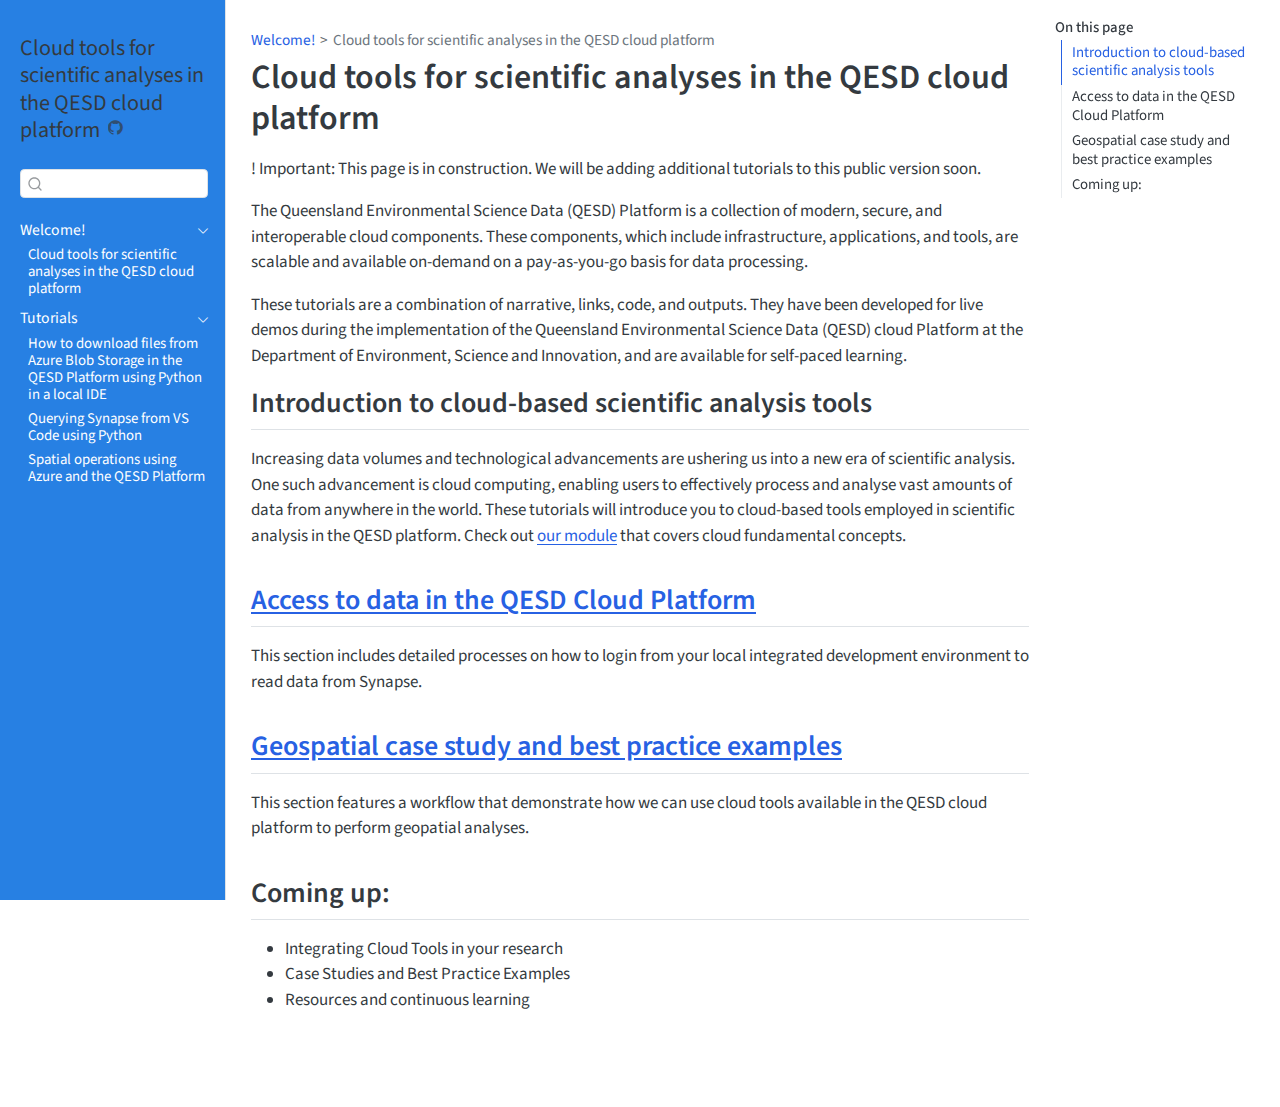
<file: index.html>
<!DOCTYPE html>
<html xmlns="http://www.w3.org/1999/xhtml" lang="en" xml:lang="en"><head>

<meta charset="utf-8">
<meta name="generator" content="quarto-1.4.549">

<meta name="viewport" content="width=device-width, initial-scale=1.0, user-scalable=yes">


<title>Cloud tools for scientific analyses in the QESD cloud platform</title>
<style>
code{white-space: pre-wrap;}
span.smallcaps{font-variant: small-caps;}
div.columns{display: flex; gap: min(4vw, 1.5em);}
div.column{flex: auto; overflow-x: auto;}
div.hanging-indent{margin-left: 1.5em; text-indent: -1.5em;}
ul.task-list{list-style: none;}
ul.task-list li input[type="checkbox"] {
  width: 0.8em;
  margin: 0 0.8em 0.2em -1em; /* quarto-specific, see https://github.com/quarto-dev/quarto-cli/issues/4556 */ 
  vertical-align: middle;
}
</style>


<script src="site_libs/quarto-nav/quarto-nav.js"></script>
<script src="site_libs/clipboard/clipboard.min.js"></script>
<script src="site_libs/quarto-search/autocomplete.umd.js"></script>
<script src="site_libs/quarto-search/fuse.min.js"></script>
<script src="site_libs/quarto-search/quarto-search.js"></script>
<meta name="quarto:offset" content="./">
<script src="site_libs/quarto-html/quarto.js"></script>
<script src="site_libs/quarto-html/popper.min.js"></script>
<script src="site_libs/quarto-html/tippy.umd.min.js"></script>
<script src="site_libs/quarto-html/anchor.min.js"></script>
<link href="site_libs/quarto-html/tippy.css" rel="stylesheet">
<link href="site_libs/quarto-html/quarto-syntax-highlighting.css" rel="stylesheet" id="quarto-text-highlighting-styles">
<script src="site_libs/bootstrap/bootstrap.min.js"></script>
<link href="site_libs/bootstrap/bootstrap-icons.css" rel="stylesheet">
<link href="site_libs/bootstrap/bootstrap.min.css" rel="stylesheet" id="quarto-bootstrap" data-mode="light">
<script id="quarto-search-options" type="application/json">{
  "location": "sidebar",
  "copy-button": false,
  "collapse-after": 3,
  "panel-placement": "start",
  "type": "textbox",
  "limit": 50,
  "keyboard-shortcut": [
    "f",
    "/",
    "s"
  ],
  "show-item-context": false,
  "language": {
    "search-no-results-text": "No results",
    "search-matching-documents-text": "matching documents",
    "search-copy-link-title": "Copy link to search",
    "search-hide-matches-text": "Hide additional matches",
    "search-more-match-text": "more match in this document",
    "search-more-matches-text": "more matches in this document",
    "search-clear-button-title": "Clear",
    "search-text-placeholder": "",
    "search-detached-cancel-button-title": "Cancel",
    "search-submit-button-title": "Submit",
    "search-label": "Search"
  }
}</script>


</head>

<body class="nav-sidebar docked">

<div id="quarto-search-results"></div>
  <header id="quarto-header" class="headroom fixed-top">
  <nav class="quarto-secondary-nav">
    <div class="container-fluid d-flex">
      <button type="button" class="quarto-btn-toggle btn" data-bs-toggle="collapse" data-bs-target=".quarto-sidebar-collapse-item" aria-controls="quarto-sidebar" aria-expanded="false" aria-label="Toggle sidebar navigation" onclick="if (window.quartoToggleHeadroom) { window.quartoToggleHeadroom(); }">
        <i class="bi bi-layout-text-sidebar-reverse"></i>
      </button>
        <nav class="quarto-page-breadcrumbs" aria-label="breadcrumb"><ol class="breadcrumb"><li class="breadcrumb-item"><a href="./index.html">Welcome!</a></li><li class="breadcrumb-item"><a href="./index.html">Cloud tools for scientific analyses in the QESD cloud platform</a></li></ol></nav>
        <a class="flex-grow-1" role="button" data-bs-toggle="collapse" data-bs-target=".quarto-sidebar-collapse-item" aria-controls="quarto-sidebar" aria-expanded="false" aria-label="Toggle sidebar navigation" onclick="if (window.quartoToggleHeadroom) { window.quartoToggleHeadroom(); }">      
        </a>
      <button type="button" class="btn quarto-search-button" aria-label="" onclick="window.quartoOpenSearch();">
        <i class="bi bi-search"></i>
      </button>
    </div>
  </nav>
</header>
<!-- content -->
<div id="quarto-content" class="quarto-container page-columns page-rows-contents page-layout-article">
<!-- sidebar -->
  <nav id="quarto-sidebar" class="sidebar collapse collapse-horizontal quarto-sidebar-collapse-item sidebar-navigation docked overflow-auto">
    <div class="pt-lg-2 mt-2 text-left sidebar-header">
    <div class="sidebar-title mb-0 py-0">
      <a href="./">Cloud tools for scientific analyses in the QESD cloud platform</a> 
        <div class="sidebar-tools-main">
    <a href="https://github.com/mariariveraaraya/cloud" title="GitHub" class="quarto-navigation-tool px-1" aria-label="GitHub"><i class="bi bi-github"></i></a>
</div>
    </div>
      </div>
        <div class="mt-2 flex-shrink-0 align-items-center">
        <div class="sidebar-search">
        <div id="quarto-search" class="" title="Search"></div>
        </div>
        </div>
    <div class="sidebar-menu-container"> 
    <ul class="list-unstyled mt-1">
        <li class="sidebar-item sidebar-item-section">
      <div class="sidebar-item-container"> 
            <a class="sidebar-item-text sidebar-link text-start" data-bs-toggle="collapse" data-bs-target="#quarto-sidebar-section-1" aria-expanded="true">
 <span class="menu-text">Welcome!</span></a>
          <a class="sidebar-item-toggle text-start" data-bs-toggle="collapse" data-bs-target="#quarto-sidebar-section-1" aria-expanded="true" aria-label="Toggle section">
            <i class="bi bi-chevron-right ms-2"></i>
          </a> 
      </div>
      <ul id="quarto-sidebar-section-1" class="collapse list-unstyled sidebar-section depth1 show">  
          <li class="sidebar-item">
  <div class="sidebar-item-container"> 
  <a href="./index.html" class="sidebar-item-text sidebar-link active">
 <span class="menu-text">Cloud tools for scientific analyses in the QESD cloud platform</span></a>
  </div>
</li>
      </ul>
  </li>
        <li class="sidebar-item sidebar-item-section">
      <div class="sidebar-item-container"> 
            <a class="sidebar-item-text sidebar-link text-start" data-bs-toggle="collapse" data-bs-target="#quarto-sidebar-section-2" aria-expanded="true">
 <span class="menu-text">Tutorials</span></a>
          <a class="sidebar-item-toggle text-start" data-bs-toggle="collapse" data-bs-target="#quarto-sidebar-section-2" aria-expanded="true" aria-label="Toggle section">
            <i class="bi bi-chevron-right ms-2"></i>
          </a> 
      </div>
      <ul id="quarto-sidebar-section-2" class="collapse list-unstyled sidebar-section depth1 show">  
          <li class="sidebar-item">
  <div class="sidebar-item-container"> 
  <a href="./cloud_concepts/python_blob_storage_sdk.html" class="sidebar-item-text sidebar-link">
 <span class="menu-text">How to download files from Azure Blob Storage in the QESD Platform using Python in a local IDE</span></a>
  </div>
</li>
          <li class="sidebar-item">
  <div class="sidebar-item-container"> 
  <a href="./cloud_concepts/python_query_synapse_views.html" class="sidebar-item-text sidebar-link">
 <span class="menu-text">Querying Synapse from VS Code using Python</span></a>
  </div>
</li>
          <li class="sidebar-item">
  <div class="sidebar-item-container"> 
  <a href="./cloud_concepts/QLD Protected areas and wildlife spatial joins and counts.html" class="sidebar-item-text sidebar-link">
 <span class="menu-text">Spatial operations using Azure and the QESD Platform</span></a>
  </div>
</li>
      </ul>
  </li>
    </ul>
    </div>
</nav>
<div id="quarto-sidebar-glass" class="quarto-sidebar-collapse-item" data-bs-toggle="collapse" data-bs-target=".quarto-sidebar-collapse-item"></div>
<!-- margin-sidebar -->
    <div id="quarto-margin-sidebar" class="sidebar margin-sidebar">
        <nav id="TOC" role="doc-toc" class="toc-active">
    <h2 id="toc-title">On this page</h2>
   
  <ul>
  <li><a href="#introduction-to-cloud-based-scientific-analysis-tools" id="toc-introduction-to-cloud-based-scientific-analysis-tools" class="nav-link active" data-scroll-target="#introduction-to-cloud-based-scientific-analysis-tools">Introduction to cloud-based scientific analysis tools</a></li>
  <li><a href="#access-to-data-in-the-qesd-cloud-platform" id="toc-access-to-data-in-the-qesd-cloud-platform" class="nav-link" data-scroll-target="#access-to-data-in-the-qesd-cloud-platform">Access to data in the QESD Cloud Platform</a></li>
  <li><a href="#geospatial-case-study-and-best-practice-examples" id="toc-geospatial-case-study-and-best-practice-examples" class="nav-link" data-scroll-target="#geospatial-case-study-and-best-practice-examples">Geospatial case study and best practice examples</a></li>
  <li><a href="#coming-up" id="toc-coming-up" class="nav-link" data-scroll-target="#coming-up">Coming up:</a></li>
  </ul>
</nav>
    </div>
<!-- main -->
<main class="content" id="quarto-document-content">

<header id="title-block-header" class="quarto-title-block default"><nav class="quarto-page-breadcrumbs quarto-title-breadcrumbs d-none d-lg-block" aria-label="breadcrumb"><ol class="breadcrumb"><li class="breadcrumb-item"><a href="./index.html">Welcome!</a></li><li class="breadcrumb-item"><a href="./index.html">Cloud tools for scientific analyses in the QESD cloud platform</a></li></ol></nav>
<div class="quarto-title">
<h1 class="title">Cloud tools for scientific analyses in the QESD cloud platform</h1>
</div>



<div class="quarto-title-meta">

    
  
    
  </div>
  


</header>


<p>! Important: This page is in construction. We will be adding additional tutorials to this public version soon.</p>
<p>The Queensland Environmental Science Data (QESD) Platform is a collection of modern, secure, and interoperable cloud components. These components, which include infrastructure, applications, and tools, are scalable and available on-demand on a pay-as-you-go basis for data processing.</p>
<p>These tutorials are a combination of narrative, links, code, and outputs. They have been developed for live demos during the implementation of the Queensland Environmental Science Data (QESD) cloud Platform at the Department of Environment, Science and Innovation, and are available for self-paced learning.</p>
<section id="introduction-to-cloud-based-scientific-analysis-tools" class="level2">
<h2 class="anchored" data-anchor-id="introduction-to-cloud-based-scientific-analysis-tools">Introduction to cloud-based scientific analysis tools</h2>
<p>Increasing data volumes and technological advancements are ushering us into a new era of scientific analysis. One such advancement is cloud computing, enabling users to effectively process and analyse vast amounts of data from anywhere in the world. These tutorials will introduce you to cloud-based tools employed in scientific analysis in the QESD platform. Check out <a href="https://mariariveraaraya.github.io/cloud_training/">our module</a> that covers cloud fundamental concepts.</p>
</section>
<section id="access-to-data-in-the-qesd-cloud-platform" class="level2">
<h2 class="anchored" data-anchor-id="access-to-data-in-the-qesd-cloud-platform"><a href="./cloud_concepts/python_query_synapse_views.html">Access to data in the QESD Cloud Platform</a></h2>
<p>This section includes detailed processes on how to login from your local integrated development environment to read data from Synapse.</p>
</section>
<section id="geospatial-case-study-and-best-practice-examples" class="level2">
<h2 class="anchored" data-anchor-id="geospatial-case-study-and-best-practice-examples"><a href="./cloud_concepts/QLD Protected areas and wildlife spatial joins and counts.html">Geospatial case study and best practice examples</a></h2>
<p>This section features a workflow that demonstrate how we can use cloud tools available in the QESD cloud platform to perform geopatial analyses.</p>
</section>
<section id="coming-up" class="level2">
<h2 class="anchored" data-anchor-id="coming-up">Coming up:</h2>
<ul>
<li>Integrating Cloud Tools in your research</li>
<li>Case Studies and Best Practice Examples</li>
<li>Resources and continuous learning</li>
</ul>


</section>

</main> <!-- /main -->
<script id="quarto-html-after-body" type="application/javascript">
window.document.addEventListener("DOMContentLoaded", function (event) {
  const toggleBodyColorMode = (bsSheetEl) => {
    const mode = bsSheetEl.getAttribute("data-mode");
    const bodyEl = window.document.querySelector("body");
    if (mode === "dark") {
      bodyEl.classList.add("quarto-dark");
      bodyEl.classList.remove("quarto-light");
    } else {
      bodyEl.classList.add("quarto-light");
      bodyEl.classList.remove("quarto-dark");
    }
  }
  const toggleBodyColorPrimary = () => {
    const bsSheetEl = window.document.querySelector("link#quarto-bootstrap");
    if (bsSheetEl) {
      toggleBodyColorMode(bsSheetEl);
    }
  }
  toggleBodyColorPrimary();  
  const icon = "";
  const anchorJS = new window.AnchorJS();
  anchorJS.options = {
    placement: 'right',
    icon: icon
  };
  anchorJS.add('.anchored');
  const isCodeAnnotation = (el) => {
    for (const clz of el.classList) {
      if (clz.startsWith('code-annotation-')) {                     
        return true;
      }
    }
    return false;
  }
  const clipboard = new window.ClipboardJS('.code-copy-button', {
    text: function(trigger) {
      const codeEl = trigger.previousElementSibling.cloneNode(true);
      for (const childEl of codeEl.children) {
        if (isCodeAnnotation(childEl)) {
          childEl.remove();
        }
      }
      return codeEl.innerText;
    }
  });
  clipboard.on('success', function(e) {
    // button target
    const button = e.trigger;
    // don't keep focus
    button.blur();
    // flash "checked"
    button.classList.add('code-copy-button-checked');
    var currentTitle = button.getAttribute("title");
    button.setAttribute("title", "Copied!");
    let tooltip;
    if (window.bootstrap) {
      button.setAttribute("data-bs-toggle", "tooltip");
      button.setAttribute("data-bs-placement", "left");
      button.setAttribute("data-bs-title", "Copied!");
      tooltip = new bootstrap.Tooltip(button, 
        { trigger: "manual", 
          customClass: "code-copy-button-tooltip",
          offset: [0, -8]});
      tooltip.show();    
    }
    setTimeout(function() {
      if (tooltip) {
        tooltip.hide();
        button.removeAttribute("data-bs-title");
        button.removeAttribute("data-bs-toggle");
        button.removeAttribute("data-bs-placement");
      }
      button.setAttribute("title", currentTitle);
      button.classList.remove('code-copy-button-checked');
    }, 1000);
    // clear code selection
    e.clearSelection();
  });
  function tippyHover(el, contentFn, onTriggerFn, onUntriggerFn) {
    const config = {
      allowHTML: true,
      maxWidth: 500,
      delay: 100,
      arrow: false,
      appendTo: function(el) {
          return el.parentElement;
      },
      interactive: true,
      interactiveBorder: 10,
      theme: 'quarto',
      placement: 'bottom-start',
    };
    if (contentFn) {
      config.content = contentFn;
    }
    if (onTriggerFn) {
      config.onTrigger = onTriggerFn;
    }
    if (onUntriggerFn) {
      config.onUntrigger = onUntriggerFn;
    }
    window.tippy(el, config); 
  }
  const noterefs = window.document.querySelectorAll('a[role="doc-noteref"]');
  for (var i=0; i<noterefs.length; i++) {
    const ref = noterefs[i];
    tippyHover(ref, function() {
      // use id or data attribute instead here
      let href = ref.getAttribute('data-footnote-href') || ref.getAttribute('href');
      try { href = new URL(href).hash; } catch {}
      const id = href.replace(/^#\/?/, "");
      const note = window.document.getElementById(id);
      return note.innerHTML;
    });
  }
  const xrefs = window.document.querySelectorAll('a.quarto-xref');
  const processXRef = (id, note) => {
    // Strip column container classes
    const stripColumnClz = (el) => {
      el.classList.remove("page-full", "page-columns");
      if (el.children) {
        for (const child of el.children) {
          stripColumnClz(child);
        }
      }
    }
    stripColumnClz(note)
    if (id === null || id.startsWith('sec-')) {
      // Special case sections, only their first couple elements
      const container = document.createElement("div");
      if (note.children && note.children.length > 2) {
        container.appendChild(note.children[0].cloneNode(true));
        for (let i = 1; i < note.children.length; i++) {
          const child = note.children[i];
          if (child.tagName === "P" && child.innerText === "") {
            continue;
          } else {
            container.appendChild(child.cloneNode(true));
            break;
          }
        }
        if (window.Quarto?.typesetMath) {
          window.Quarto.typesetMath(container);
        }
        return container.innerHTML
      } else {
        if (window.Quarto?.typesetMath) {
          window.Quarto.typesetMath(note);
        }
        return note.innerHTML;
      }
    } else {
      // Remove any anchor links if they are present
      const anchorLink = note.querySelector('a.anchorjs-link');
      if (anchorLink) {
        anchorLink.remove();
      }
      if (window.Quarto?.typesetMath) {
        window.Quarto.typesetMath(note);
      }
      // TODO in 1.5, we should make sure this works without a callout special case
      if (note.classList.contains("callout")) {
        return note.outerHTML;
      } else {
        return note.innerHTML;
      }
    }
  }
  for (var i=0; i<xrefs.length; i++) {
    const xref = xrefs[i];
    tippyHover(xref, undefined, function(instance) {
      instance.disable();
      let url = xref.getAttribute('href');
      let hash = undefined; 
      if (url.startsWith('#')) {
        hash = url;
      } else {
        try { hash = new URL(url).hash; } catch {}
      }
      if (hash) {
        const id = hash.replace(/^#\/?/, "");
        const note = window.document.getElementById(id);
        if (note !== null) {
          try {
            const html = processXRef(id, note.cloneNode(true));
            instance.setContent(html);
          } finally {
            instance.enable();
            instance.show();
          }
        } else {
          // See if we can fetch this
          fetch(url.split('#')[0])
          .then(res => res.text())
          .then(html => {
            const parser = new DOMParser();
            const htmlDoc = parser.parseFromString(html, "text/html");
            const note = htmlDoc.getElementById(id);
            if (note !== null) {
              const html = processXRef(id, note);
              instance.setContent(html);
            } 
          }).finally(() => {
            instance.enable();
            instance.show();
          });
        }
      } else {
        // See if we can fetch a full url (with no hash to target)
        // This is a special case and we should probably do some content thinning / targeting
        fetch(url)
        .then(res => res.text())
        .then(html => {
          const parser = new DOMParser();
          const htmlDoc = parser.parseFromString(html, "text/html");
          const note = htmlDoc.querySelector('main.content');
          if (note !== null) {
            // This should only happen for chapter cross references
            // (since there is no id in the URL)
            // remove the first header
            if (note.children.length > 0 && note.children[0].tagName === "HEADER") {
              note.children[0].remove();
            }
            const html = processXRef(null, note);
            instance.setContent(html);
          } 
        }).finally(() => {
          instance.enable();
          instance.show();
        });
      }
    }, function(instance) {
    });
  }
      let selectedAnnoteEl;
      const selectorForAnnotation = ( cell, annotation) => {
        let cellAttr = 'data-code-cell="' + cell + '"';
        let lineAttr = 'data-code-annotation="' +  annotation + '"';
        const selector = 'span[' + cellAttr + '][' + lineAttr + ']';
        return selector;
      }
      const selectCodeLines = (annoteEl) => {
        const doc = window.document;
        const targetCell = annoteEl.getAttribute("data-target-cell");
        const targetAnnotation = annoteEl.getAttribute("data-target-annotation");
        const annoteSpan = window.document.querySelector(selectorForAnnotation(targetCell, targetAnnotation));
        const lines = annoteSpan.getAttribute("data-code-lines").split(",");
        const lineIds = lines.map((line) => {
          return targetCell + "-" + line;
        })
        let top = null;
        let height = null;
        let parent = null;
        if (lineIds.length > 0) {
            //compute the position of the single el (top and bottom and make a div)
            const el = window.document.getElementById(lineIds[0]);
            top = el.offsetTop;
            height = el.offsetHeight;
            parent = el.parentElement.parentElement;
          if (lineIds.length > 1) {
            const lastEl = window.document.getElementById(lineIds[lineIds.length - 1]);
            const bottom = lastEl.offsetTop + lastEl.offsetHeight;
            height = bottom - top;
          }
          if (top !== null && height !== null && parent !== null) {
            // cook up a div (if necessary) and position it 
            let div = window.document.getElementById("code-annotation-line-highlight");
            if (div === null) {
              div = window.document.createElement("div");
              div.setAttribute("id", "code-annotation-line-highlight");
              div.style.position = 'absolute';
              parent.appendChild(div);
            }
            div.style.top = top - 2 + "px";
            div.style.height = height + 4 + "px";
            div.style.left = 0;
            let gutterDiv = window.document.getElementById("code-annotation-line-highlight-gutter");
            if (gutterDiv === null) {
              gutterDiv = window.document.createElement("div");
              gutterDiv.setAttribute("id", "code-annotation-line-highlight-gutter");
              gutterDiv.style.position = 'absolute';
              const codeCell = window.document.getElementById(targetCell);
              const gutter = codeCell.querySelector('.code-annotation-gutter');
              gutter.appendChild(gutterDiv);
            }
            gutterDiv.style.top = top - 2 + "px";
            gutterDiv.style.height = height + 4 + "px";
          }
          selectedAnnoteEl = annoteEl;
        }
      };
      const unselectCodeLines = () => {
        const elementsIds = ["code-annotation-line-highlight", "code-annotation-line-highlight-gutter"];
        elementsIds.forEach((elId) => {
          const div = window.document.getElementById(elId);
          if (div) {
            div.remove();
          }
        });
        selectedAnnoteEl = undefined;
      };
        // Handle positioning of the toggle
    window.addEventListener(
      "resize",
      throttle(() => {
        elRect = undefined;
        if (selectedAnnoteEl) {
          selectCodeLines(selectedAnnoteEl);
        }
      }, 10)
    );
    function throttle(fn, ms) {
    let throttle = false;
    let timer;
      return (...args) => {
        if(!throttle) { // first call gets through
            fn.apply(this, args);
            throttle = true;
        } else { // all the others get throttled
            if(timer) clearTimeout(timer); // cancel #2
            timer = setTimeout(() => {
              fn.apply(this, args);
              timer = throttle = false;
            }, ms);
        }
      };
    }
      // Attach click handler to the DT
      const annoteDls = window.document.querySelectorAll('dt[data-target-cell]');
      for (const annoteDlNode of annoteDls) {
        annoteDlNode.addEventListener('click', (event) => {
          const clickedEl = event.target;
          if (clickedEl !== selectedAnnoteEl) {
            unselectCodeLines();
            const activeEl = window.document.querySelector('dt[data-target-cell].code-annotation-active');
            if (activeEl) {
              activeEl.classList.remove('code-annotation-active');
            }
            selectCodeLines(clickedEl);
            clickedEl.classList.add('code-annotation-active');
          } else {
            // Unselect the line
            unselectCodeLines();
            clickedEl.classList.remove('code-annotation-active');
          }
        });
      }
  const findCites = (el) => {
    const parentEl = el.parentElement;
    if (parentEl) {
      const cites = parentEl.dataset.cites;
      if (cites) {
        return {
          el,
          cites: cites.split(' ')
        };
      } else {
        return findCites(el.parentElement)
      }
    } else {
      return undefined;
    }
  };
  var bibliorefs = window.document.querySelectorAll('a[role="doc-biblioref"]');
  for (var i=0; i<bibliorefs.length; i++) {
    const ref = bibliorefs[i];
    const citeInfo = findCites(ref);
    if (citeInfo) {
      tippyHover(citeInfo.el, function() {
        var popup = window.document.createElement('div');
        citeInfo.cites.forEach(function(cite) {
          var citeDiv = window.document.createElement('div');
          citeDiv.classList.add('hanging-indent');
          citeDiv.classList.add('csl-entry');
          var biblioDiv = window.document.getElementById('ref-' + cite);
          if (biblioDiv) {
            citeDiv.innerHTML = biblioDiv.innerHTML;
          }
          popup.appendChild(citeDiv);
        });
        return popup.innerHTML;
      });
    }
  }
});
</script>
</div> <!-- /content -->




</body></html>
</file>
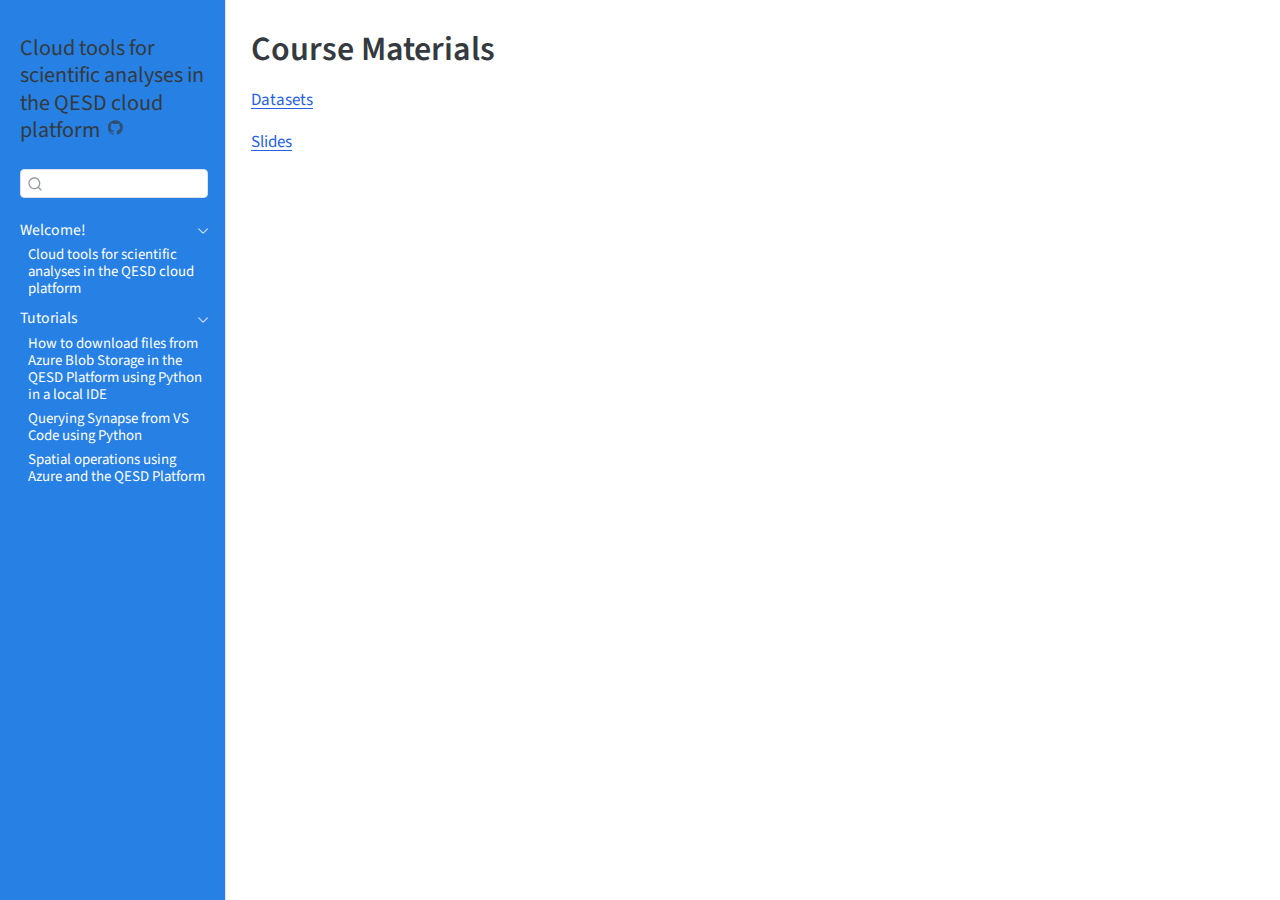
<file: materials.html>
<!DOCTYPE html>
<html xmlns="http://www.w3.org/1999/xhtml" lang="en" xml:lang="en"><head>

<meta charset="utf-8">
<meta name="generator" content="quarto-1.4.549">

<meta name="viewport" content="width=device-width, initial-scale=1.0, user-scalable=yes">


<title>Cloud tools for scientific analyses in the QESD cloud platform - Course Materials</title>
<style>
code{white-space: pre-wrap;}
span.smallcaps{font-variant: small-caps;}
div.columns{display: flex; gap: min(4vw, 1.5em);}
div.column{flex: auto; overflow-x: auto;}
div.hanging-indent{margin-left: 1.5em; text-indent: -1.5em;}
ul.task-list{list-style: none;}
ul.task-list li input[type="checkbox"] {
  width: 0.8em;
  margin: 0 0.8em 0.2em -1em; /* quarto-specific, see https://github.com/quarto-dev/quarto-cli/issues/4556 */ 
  vertical-align: middle;
}
</style>


<script src="site_libs/quarto-nav/quarto-nav.js"></script>
<script src="site_libs/clipboard/clipboard.min.js"></script>
<script src="site_libs/quarto-search/autocomplete.umd.js"></script>
<script src="site_libs/quarto-search/fuse.min.js"></script>
<script src="site_libs/quarto-search/quarto-search.js"></script>
<meta name="quarto:offset" content="./">
<script src="site_libs/quarto-html/quarto.js"></script>
<script src="site_libs/quarto-html/popper.min.js"></script>
<script src="site_libs/quarto-html/tippy.umd.min.js"></script>
<script src="site_libs/quarto-html/anchor.min.js"></script>
<link href="site_libs/quarto-html/tippy.css" rel="stylesheet">
<link href="site_libs/quarto-html/quarto-syntax-highlighting.css" rel="stylesheet" id="quarto-text-highlighting-styles">
<script src="site_libs/bootstrap/bootstrap.min.js"></script>
<link href="site_libs/bootstrap/bootstrap-icons.css" rel="stylesheet">
<link href="site_libs/bootstrap/bootstrap.min.css" rel="stylesheet" id="quarto-bootstrap" data-mode="light">
<script id="quarto-search-options" type="application/json">{
  "location": "sidebar",
  "copy-button": false,
  "collapse-after": 3,
  "panel-placement": "start",
  "type": "textbox",
  "limit": 50,
  "keyboard-shortcut": [
    "f",
    "/",
    "s"
  ],
  "show-item-context": false,
  "language": {
    "search-no-results-text": "No results",
    "search-matching-documents-text": "matching documents",
    "search-copy-link-title": "Copy link to search",
    "search-hide-matches-text": "Hide additional matches",
    "search-more-match-text": "more match in this document",
    "search-more-matches-text": "more matches in this document",
    "search-clear-button-title": "Clear",
    "search-text-placeholder": "",
    "search-detached-cancel-button-title": "Cancel",
    "search-submit-button-title": "Submit",
    "search-label": "Search"
  }
}</script>


</head>

<body class="nav-sidebar docked">

<div id="quarto-search-results"></div>
  <header id="quarto-header" class="headroom fixed-top">
  <nav class="quarto-secondary-nav">
    <div class="container-fluid d-flex">
      <button type="button" class="quarto-btn-toggle btn" data-bs-toggle="collapse" data-bs-target=".quarto-sidebar-collapse-item" aria-controls="quarto-sidebar" aria-expanded="false" aria-label="Toggle sidebar navigation" onclick="if (window.quartoToggleHeadroom) { window.quartoToggleHeadroom(); }">
        <i class="bi bi-layout-text-sidebar-reverse"></i>
      </button>
        <nav class="quarto-page-breadcrumbs" aria-label="breadcrumb"><ol class="breadcrumb"><li class="breadcrumb-item">
      Cloud tools for scientific analyses in the QESD cloud platform
      </li></ol></nav>
        <a class="flex-grow-1" role="button" data-bs-toggle="collapse" data-bs-target=".quarto-sidebar-collapse-item" aria-controls="quarto-sidebar" aria-expanded="false" aria-label="Toggle sidebar navigation" onclick="if (window.quartoToggleHeadroom) { window.quartoToggleHeadroom(); }">      
        </a>
      <button type="button" class="btn quarto-search-button" aria-label="" onclick="window.quartoOpenSearch();">
        <i class="bi bi-search"></i>
      </button>
    </div>
  </nav>
</header>
<!-- content -->
<div id="quarto-content" class="quarto-container page-columns page-rows-contents page-layout-article">
<!-- sidebar -->
  <nav id="quarto-sidebar" class="sidebar collapse collapse-horizontal quarto-sidebar-collapse-item sidebar-navigation docked overflow-auto">
    <div class="pt-lg-2 mt-2 text-left sidebar-header">
    <div class="sidebar-title mb-0 py-0">
      <a href="./">Cloud tools for scientific analyses in the QESD cloud platform</a> 
        <div class="sidebar-tools-main">
    <a href="https://github.com/mariariveraaraya/cloud" title="GitHub" class="quarto-navigation-tool px-1" aria-label="GitHub"><i class="bi bi-github"></i></a>
</div>
    </div>
      </div>
        <div class="mt-2 flex-shrink-0 align-items-center">
        <div class="sidebar-search">
        <div id="quarto-search" class="" title="Search"></div>
        </div>
        </div>
    <div class="sidebar-menu-container"> 
    <ul class="list-unstyled mt-1">
        <li class="sidebar-item sidebar-item-section">
      <div class="sidebar-item-container"> 
            <a class="sidebar-item-text sidebar-link text-start" data-bs-toggle="collapse" data-bs-target="#quarto-sidebar-section-1" aria-expanded="true">
 <span class="menu-text">Welcome!</span></a>
          <a class="sidebar-item-toggle text-start" data-bs-toggle="collapse" data-bs-target="#quarto-sidebar-section-1" aria-expanded="true" aria-label="Toggle section">
            <i class="bi bi-chevron-right ms-2"></i>
          </a> 
      </div>
      <ul id="quarto-sidebar-section-1" class="collapse list-unstyled sidebar-section depth1 show">  
          <li class="sidebar-item">
  <div class="sidebar-item-container"> 
  <a href="./index.html" class="sidebar-item-text sidebar-link">
 <span class="menu-text">Cloud tools for scientific analyses in the QESD cloud platform</span></a>
  </div>
</li>
      </ul>
  </li>
        <li class="sidebar-item sidebar-item-section">
      <div class="sidebar-item-container"> 
            <a class="sidebar-item-text sidebar-link text-start" data-bs-toggle="collapse" data-bs-target="#quarto-sidebar-section-2" aria-expanded="true">
 <span class="menu-text">Tutorials</span></a>
          <a class="sidebar-item-toggle text-start" data-bs-toggle="collapse" data-bs-target="#quarto-sidebar-section-2" aria-expanded="true" aria-label="Toggle section">
            <i class="bi bi-chevron-right ms-2"></i>
          </a> 
      </div>
      <ul id="quarto-sidebar-section-2" class="collapse list-unstyled sidebar-section depth1 show">  
          <li class="sidebar-item">
  <div class="sidebar-item-container"> 
  <a href="./cloud_concepts/python_blob_storage_sdk.html" class="sidebar-item-text sidebar-link">
 <span class="menu-text">How to download files from Azure Blob Storage in the QESD Platform using Python in a local IDE</span></a>
  </div>
</li>
          <li class="sidebar-item">
  <div class="sidebar-item-container"> 
  <a href="./cloud_concepts/python_query_synapse_views.html" class="sidebar-item-text sidebar-link">
 <span class="menu-text">Querying Synapse from VS Code using Python</span></a>
  </div>
</li>
          <li class="sidebar-item">
  <div class="sidebar-item-container"> 
  <a href="./cloud_concepts/QLD Protected areas and wildlife spatial joins and counts.html" class="sidebar-item-text sidebar-link">
 <span class="menu-text">Spatial operations using Azure and the QESD Platform</span></a>
  </div>
</li>
      </ul>
  </li>
    </ul>
    </div>
</nav>
<div id="quarto-sidebar-glass" class="quarto-sidebar-collapse-item" data-bs-toggle="collapse" data-bs-target=".quarto-sidebar-collapse-item"></div>
<!-- margin-sidebar -->
    <div id="quarto-margin-sidebar" class="sidebar margin-sidebar">
        
    </div>
<!-- main -->
<main class="content" id="quarto-document-content">

<header id="title-block-header" class="quarto-title-block default">
<div class="quarto-title">
<h1 class="title">Course Materials</h1>
</div>



<div class="quarto-title-meta">

    
  
    
  </div>
  


</header>


<p><a href="data/">Datasets</a></p>
<p><a href="slides/">Slides</a></p>



</main> <!-- /main -->
<script id="quarto-html-after-body" type="application/javascript">
window.document.addEventListener("DOMContentLoaded", function (event) {
  const toggleBodyColorMode = (bsSheetEl) => {
    const mode = bsSheetEl.getAttribute("data-mode");
    const bodyEl = window.document.querySelector("body");
    if (mode === "dark") {
      bodyEl.classList.add("quarto-dark");
      bodyEl.classList.remove("quarto-light");
    } else {
      bodyEl.classList.add("quarto-light");
      bodyEl.classList.remove("quarto-dark");
    }
  }
  const toggleBodyColorPrimary = () => {
    const bsSheetEl = window.document.querySelector("link#quarto-bootstrap");
    if (bsSheetEl) {
      toggleBodyColorMode(bsSheetEl);
    }
  }
  toggleBodyColorPrimary();  
  const icon = "";
  const anchorJS = new window.AnchorJS();
  anchorJS.options = {
    placement: 'right',
    icon: icon
  };
  anchorJS.add('.anchored');
  const isCodeAnnotation = (el) => {
    for (const clz of el.classList) {
      if (clz.startsWith('code-annotation-')) {                     
        return true;
      }
    }
    return false;
  }
  const clipboard = new window.ClipboardJS('.code-copy-button', {
    text: function(trigger) {
      const codeEl = trigger.previousElementSibling.cloneNode(true);
      for (const childEl of codeEl.children) {
        if (isCodeAnnotation(childEl)) {
          childEl.remove();
        }
      }
      return codeEl.innerText;
    }
  });
  clipboard.on('success', function(e) {
    // button target
    const button = e.trigger;
    // don't keep focus
    button.blur();
    // flash "checked"
    button.classList.add('code-copy-button-checked');
    var currentTitle = button.getAttribute("title");
    button.setAttribute("title", "Copied!");
    let tooltip;
    if (window.bootstrap) {
      button.setAttribute("data-bs-toggle", "tooltip");
      button.setAttribute("data-bs-placement", "left");
      button.setAttribute("data-bs-title", "Copied!");
      tooltip = new bootstrap.Tooltip(button, 
        { trigger: "manual", 
          customClass: "code-copy-button-tooltip",
          offset: [0, -8]});
      tooltip.show();    
    }
    setTimeout(function() {
      if (tooltip) {
        tooltip.hide();
        button.removeAttribute("data-bs-title");
        button.removeAttribute("data-bs-toggle");
        button.removeAttribute("data-bs-placement");
      }
      button.setAttribute("title", currentTitle);
      button.classList.remove('code-copy-button-checked');
    }, 1000);
    // clear code selection
    e.clearSelection();
  });
  function tippyHover(el, contentFn, onTriggerFn, onUntriggerFn) {
    const config = {
      allowHTML: true,
      maxWidth: 500,
      delay: 100,
      arrow: false,
      appendTo: function(el) {
          return el.parentElement;
      },
      interactive: true,
      interactiveBorder: 10,
      theme: 'quarto',
      placement: 'bottom-start',
    };
    if (contentFn) {
      config.content = contentFn;
    }
    if (onTriggerFn) {
      config.onTrigger = onTriggerFn;
    }
    if (onUntriggerFn) {
      config.onUntrigger = onUntriggerFn;
    }
    window.tippy(el, config); 
  }
  const noterefs = window.document.querySelectorAll('a[role="doc-noteref"]');
  for (var i=0; i<noterefs.length; i++) {
    const ref = noterefs[i];
    tippyHover(ref, function() {
      // use id or data attribute instead here
      let href = ref.getAttribute('data-footnote-href') || ref.getAttribute('href');
      try { href = new URL(href).hash; } catch {}
      const id = href.replace(/^#\/?/, "");
      const note = window.document.getElementById(id);
      return note.innerHTML;
    });
  }
  const xrefs = window.document.querySelectorAll('a.quarto-xref');
  const processXRef = (id, note) => {
    // Strip column container classes
    const stripColumnClz = (el) => {
      el.classList.remove("page-full", "page-columns");
      if (el.children) {
        for (const child of el.children) {
          stripColumnClz(child);
        }
      }
    }
    stripColumnClz(note)
    if (id === null || id.startsWith('sec-')) {
      // Special case sections, only their first couple elements
      const container = document.createElement("div");
      if (note.children && note.children.length > 2) {
        container.appendChild(note.children[0].cloneNode(true));
        for (let i = 1; i < note.children.length; i++) {
          const child = note.children[i];
          if (child.tagName === "P" && child.innerText === "") {
            continue;
          } else {
            container.appendChild(child.cloneNode(true));
            break;
          }
        }
        if (window.Quarto?.typesetMath) {
          window.Quarto.typesetMath(container);
        }
        return container.innerHTML
      } else {
        if (window.Quarto?.typesetMath) {
          window.Quarto.typesetMath(note);
        }
        return note.innerHTML;
      }
    } else {
      // Remove any anchor links if they are present
      const anchorLink = note.querySelector('a.anchorjs-link');
      if (anchorLink) {
        anchorLink.remove();
      }
      if (window.Quarto?.typesetMath) {
        window.Quarto.typesetMath(note);
      }
      // TODO in 1.5, we should make sure this works without a callout special case
      if (note.classList.contains("callout")) {
        return note.outerHTML;
      } else {
        return note.innerHTML;
      }
    }
  }
  for (var i=0; i<xrefs.length; i++) {
    const xref = xrefs[i];
    tippyHover(xref, undefined, function(instance) {
      instance.disable();
      let url = xref.getAttribute('href');
      let hash = undefined; 
      if (url.startsWith('#')) {
        hash = url;
      } else {
        try { hash = new URL(url).hash; } catch {}
      }
      if (hash) {
        const id = hash.replace(/^#\/?/, "");
        const note = window.document.getElementById(id);
        if (note !== null) {
          try {
            const html = processXRef(id, note.cloneNode(true));
            instance.setContent(html);
          } finally {
            instance.enable();
            instance.show();
          }
        } else {
          // See if we can fetch this
          fetch(url.split('#')[0])
          .then(res => res.text())
          .then(html => {
            const parser = new DOMParser();
            const htmlDoc = parser.parseFromString(html, "text/html");
            const note = htmlDoc.getElementById(id);
            if (note !== null) {
              const html = processXRef(id, note);
              instance.setContent(html);
            } 
          }).finally(() => {
            instance.enable();
            instance.show();
          });
        }
      } else {
        // See if we can fetch a full url (with no hash to target)
        // This is a special case and we should probably do some content thinning / targeting
        fetch(url)
        .then(res => res.text())
        .then(html => {
          const parser = new DOMParser();
          const htmlDoc = parser.parseFromString(html, "text/html");
          const note = htmlDoc.querySelector('main.content');
          if (note !== null) {
            // This should only happen for chapter cross references
            // (since there is no id in the URL)
            // remove the first header
            if (note.children.length > 0 && note.children[0].tagName === "HEADER") {
              note.children[0].remove();
            }
            const html = processXRef(null, note);
            instance.setContent(html);
          } 
        }).finally(() => {
          instance.enable();
          instance.show();
        });
      }
    }, function(instance) {
    });
  }
      let selectedAnnoteEl;
      const selectorForAnnotation = ( cell, annotation) => {
        let cellAttr = 'data-code-cell="' + cell + '"';
        let lineAttr = 'data-code-annotation="' +  annotation + '"';
        const selector = 'span[' + cellAttr + '][' + lineAttr + ']';
        return selector;
      }
      const selectCodeLines = (annoteEl) => {
        const doc = window.document;
        const targetCell = annoteEl.getAttribute("data-target-cell");
        const targetAnnotation = annoteEl.getAttribute("data-target-annotation");
        const annoteSpan = window.document.querySelector(selectorForAnnotation(targetCell, targetAnnotation));
        const lines = annoteSpan.getAttribute("data-code-lines").split(",");
        const lineIds = lines.map((line) => {
          return targetCell + "-" + line;
        })
        let top = null;
        let height = null;
        let parent = null;
        if (lineIds.length > 0) {
            //compute the position of the single el (top and bottom and make a div)
            const el = window.document.getElementById(lineIds[0]);
            top = el.offsetTop;
            height = el.offsetHeight;
            parent = el.parentElement.parentElement;
          if (lineIds.length > 1) {
            const lastEl = window.document.getElementById(lineIds[lineIds.length - 1]);
            const bottom = lastEl.offsetTop + lastEl.offsetHeight;
            height = bottom - top;
          }
          if (top !== null && height !== null && parent !== null) {
            // cook up a div (if necessary) and position it 
            let div = window.document.getElementById("code-annotation-line-highlight");
            if (div === null) {
              div = window.document.createElement("div");
              div.setAttribute("id", "code-annotation-line-highlight");
              div.style.position = 'absolute';
              parent.appendChild(div);
            }
            div.style.top = top - 2 + "px";
            div.style.height = height + 4 + "px";
            div.style.left = 0;
            let gutterDiv = window.document.getElementById("code-annotation-line-highlight-gutter");
            if (gutterDiv === null) {
              gutterDiv = window.document.createElement("div");
              gutterDiv.setAttribute("id", "code-annotation-line-highlight-gutter");
              gutterDiv.style.position = 'absolute';
              const codeCell = window.document.getElementById(targetCell);
              const gutter = codeCell.querySelector('.code-annotation-gutter');
              gutter.appendChild(gutterDiv);
            }
            gutterDiv.style.top = top - 2 + "px";
            gutterDiv.style.height = height + 4 + "px";
          }
          selectedAnnoteEl = annoteEl;
        }
      };
      const unselectCodeLines = () => {
        const elementsIds = ["code-annotation-line-highlight", "code-annotation-line-highlight-gutter"];
        elementsIds.forEach((elId) => {
          const div = window.document.getElementById(elId);
          if (div) {
            div.remove();
          }
        });
        selectedAnnoteEl = undefined;
      };
        // Handle positioning of the toggle
    window.addEventListener(
      "resize",
      throttle(() => {
        elRect = undefined;
        if (selectedAnnoteEl) {
          selectCodeLines(selectedAnnoteEl);
        }
      }, 10)
    );
    function throttle(fn, ms) {
    let throttle = false;
    let timer;
      return (...args) => {
        if(!throttle) { // first call gets through
            fn.apply(this, args);
            throttle = true;
        } else { // all the others get throttled
            if(timer) clearTimeout(timer); // cancel #2
            timer = setTimeout(() => {
              fn.apply(this, args);
              timer = throttle = false;
            }, ms);
        }
      };
    }
      // Attach click handler to the DT
      const annoteDls = window.document.querySelectorAll('dt[data-target-cell]');
      for (const annoteDlNode of annoteDls) {
        annoteDlNode.addEventListener('click', (event) => {
          const clickedEl = event.target;
          if (clickedEl !== selectedAnnoteEl) {
            unselectCodeLines();
            const activeEl = window.document.querySelector('dt[data-target-cell].code-annotation-active');
            if (activeEl) {
              activeEl.classList.remove('code-annotation-active');
            }
            selectCodeLines(clickedEl);
            clickedEl.classList.add('code-annotation-active');
          } else {
            // Unselect the line
            unselectCodeLines();
            clickedEl.classList.remove('code-annotation-active');
          }
        });
      }
  const findCites = (el) => {
    const parentEl = el.parentElement;
    if (parentEl) {
      const cites = parentEl.dataset.cites;
      if (cites) {
        return {
          el,
          cites: cites.split(' ')
        };
      } else {
        return findCites(el.parentElement)
      }
    } else {
      return undefined;
    }
  };
  var bibliorefs = window.document.querySelectorAll('a[role="doc-biblioref"]');
  for (var i=0; i<bibliorefs.length; i++) {
    const ref = bibliorefs[i];
    const citeInfo = findCites(ref);
    if (citeInfo) {
      tippyHover(citeInfo.el, function() {
        var popup = window.document.createElement('div');
        citeInfo.cites.forEach(function(cite) {
          var citeDiv = window.document.createElement('div');
          citeDiv.classList.add('hanging-indent');
          citeDiv.classList.add('csl-entry');
          var biblioDiv = window.document.getElementById('ref-' + cite);
          if (biblioDiv) {
            citeDiv.innerHTML = biblioDiv.innerHTML;
          }
          popup.appendChild(citeDiv);
        });
        return popup.innerHTML;
      });
    }
  }
});
</script>
</div> <!-- /content -->




</body></html>
</file>
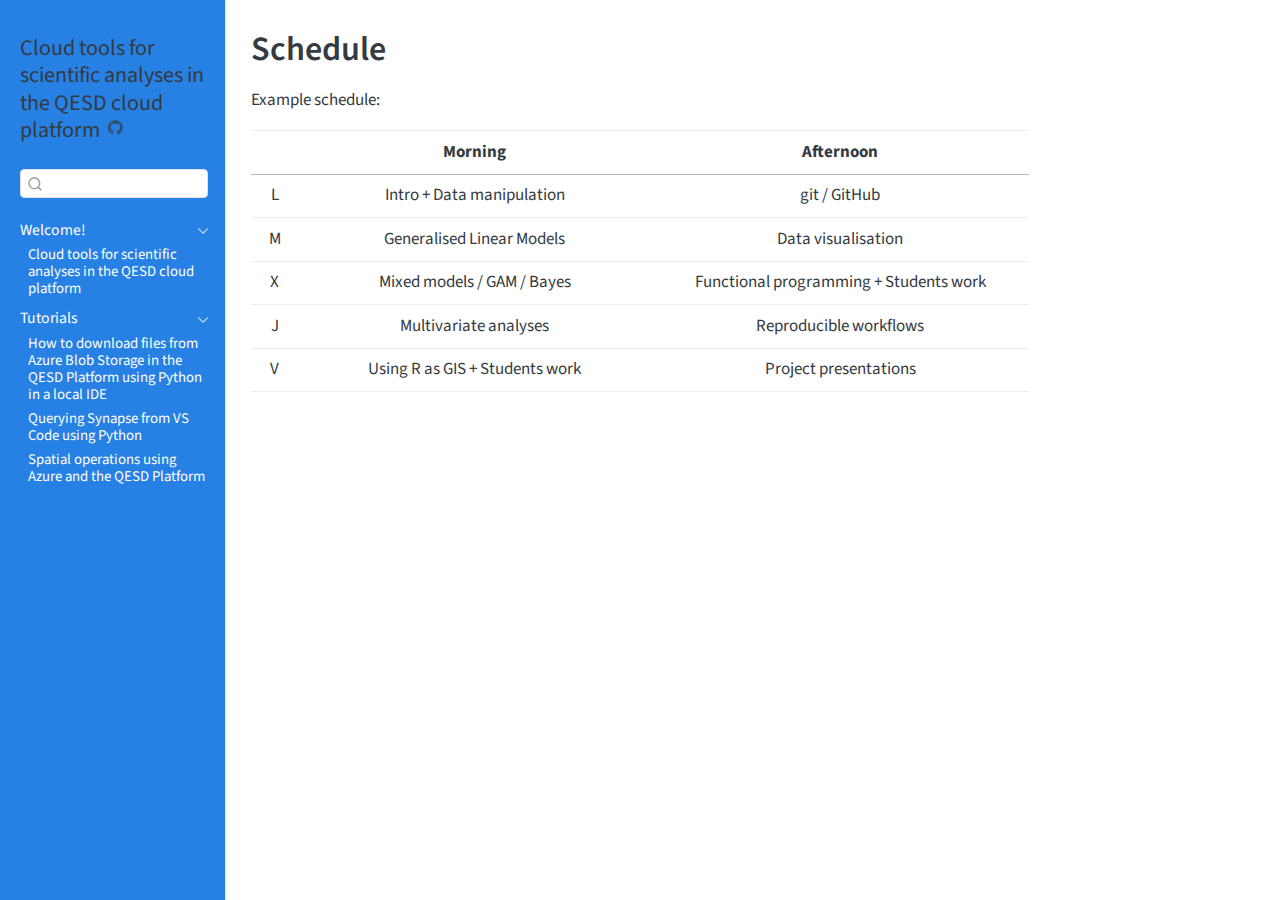
<file: schedule.html>
<!DOCTYPE html>
<html xmlns="http://www.w3.org/1999/xhtml" lang="en" xml:lang="en"><head>

<meta charset="utf-8">
<meta name="generator" content="quarto-1.4.549">

<meta name="viewport" content="width=device-width, initial-scale=1.0, user-scalable=yes">


<title>Cloud tools for scientific analyses in the QESD cloud platform - Schedule</title>
<style>
code{white-space: pre-wrap;}
span.smallcaps{font-variant: small-caps;}
div.columns{display: flex; gap: min(4vw, 1.5em);}
div.column{flex: auto; overflow-x: auto;}
div.hanging-indent{margin-left: 1.5em; text-indent: -1.5em;}
ul.task-list{list-style: none;}
ul.task-list li input[type="checkbox"] {
  width: 0.8em;
  margin: 0 0.8em 0.2em -1em; /* quarto-specific, see https://github.com/quarto-dev/quarto-cli/issues/4556 */ 
  vertical-align: middle;
}
</style>


<script src="site_libs/quarto-nav/quarto-nav.js"></script>
<script src="site_libs/clipboard/clipboard.min.js"></script>
<script src="site_libs/quarto-search/autocomplete.umd.js"></script>
<script src="site_libs/quarto-search/fuse.min.js"></script>
<script src="site_libs/quarto-search/quarto-search.js"></script>
<meta name="quarto:offset" content="./">
<script src="site_libs/quarto-html/quarto.js"></script>
<script src="site_libs/quarto-html/popper.min.js"></script>
<script src="site_libs/quarto-html/tippy.umd.min.js"></script>
<script src="site_libs/quarto-html/anchor.min.js"></script>
<link href="site_libs/quarto-html/tippy.css" rel="stylesheet">
<link href="site_libs/quarto-html/quarto-syntax-highlighting.css" rel="stylesheet" id="quarto-text-highlighting-styles">
<script src="site_libs/bootstrap/bootstrap.min.js"></script>
<link href="site_libs/bootstrap/bootstrap-icons.css" rel="stylesheet">
<link href="site_libs/bootstrap/bootstrap.min.css" rel="stylesheet" id="quarto-bootstrap" data-mode="light">
<script id="quarto-search-options" type="application/json">{
  "location": "sidebar",
  "copy-button": false,
  "collapse-after": 3,
  "panel-placement": "start",
  "type": "textbox",
  "limit": 50,
  "keyboard-shortcut": [
    "f",
    "/",
    "s"
  ],
  "show-item-context": false,
  "language": {
    "search-no-results-text": "No results",
    "search-matching-documents-text": "matching documents",
    "search-copy-link-title": "Copy link to search",
    "search-hide-matches-text": "Hide additional matches",
    "search-more-match-text": "more match in this document",
    "search-more-matches-text": "more matches in this document",
    "search-clear-button-title": "Clear",
    "search-text-placeholder": "",
    "search-detached-cancel-button-title": "Cancel",
    "search-submit-button-title": "Submit",
    "search-label": "Search"
  }
}</script>


</head>

<body class="nav-sidebar docked">

<div id="quarto-search-results"></div>
  <header id="quarto-header" class="headroom fixed-top">
  <nav class="quarto-secondary-nav">
    <div class="container-fluid d-flex">
      <button type="button" class="quarto-btn-toggle btn" data-bs-toggle="collapse" data-bs-target=".quarto-sidebar-collapse-item" aria-controls="quarto-sidebar" aria-expanded="false" aria-label="Toggle sidebar navigation" onclick="if (window.quartoToggleHeadroom) { window.quartoToggleHeadroom(); }">
        <i class="bi bi-layout-text-sidebar-reverse"></i>
      </button>
        <nav class="quarto-page-breadcrumbs" aria-label="breadcrumb"><ol class="breadcrumb"><li class="breadcrumb-item">
      Cloud tools for scientific analyses in the QESD cloud platform
      </li></ol></nav>
        <a class="flex-grow-1" role="button" data-bs-toggle="collapse" data-bs-target=".quarto-sidebar-collapse-item" aria-controls="quarto-sidebar" aria-expanded="false" aria-label="Toggle sidebar navigation" onclick="if (window.quartoToggleHeadroom) { window.quartoToggleHeadroom(); }">      
        </a>
      <button type="button" class="btn quarto-search-button" aria-label="" onclick="window.quartoOpenSearch();">
        <i class="bi bi-search"></i>
      </button>
    </div>
  </nav>
</header>
<!-- content -->
<div id="quarto-content" class="quarto-container page-columns page-rows-contents page-layout-article">
<!-- sidebar -->
  <nav id="quarto-sidebar" class="sidebar collapse collapse-horizontal quarto-sidebar-collapse-item sidebar-navigation docked overflow-auto">
    <div class="pt-lg-2 mt-2 text-left sidebar-header">
    <div class="sidebar-title mb-0 py-0">
      <a href="./">Cloud tools for scientific analyses in the QESD cloud platform</a> 
        <div class="sidebar-tools-main">
    <a href="https://github.com/mariariveraaraya/cloud" title="GitHub" class="quarto-navigation-tool px-1" aria-label="GitHub"><i class="bi bi-github"></i></a>
</div>
    </div>
      </div>
        <div class="mt-2 flex-shrink-0 align-items-center">
        <div class="sidebar-search">
        <div id="quarto-search" class="" title="Search"></div>
        </div>
        </div>
    <div class="sidebar-menu-container"> 
    <ul class="list-unstyled mt-1">
        <li class="sidebar-item sidebar-item-section">
      <div class="sidebar-item-container"> 
            <a class="sidebar-item-text sidebar-link text-start" data-bs-toggle="collapse" data-bs-target="#quarto-sidebar-section-1" aria-expanded="true">
 <span class="menu-text">Welcome!</span></a>
          <a class="sidebar-item-toggle text-start" data-bs-toggle="collapse" data-bs-target="#quarto-sidebar-section-1" aria-expanded="true" aria-label="Toggle section">
            <i class="bi bi-chevron-right ms-2"></i>
          </a> 
      </div>
      <ul id="quarto-sidebar-section-1" class="collapse list-unstyled sidebar-section depth1 show">  
          <li class="sidebar-item">
  <div class="sidebar-item-container"> 
  <a href="./index.html" class="sidebar-item-text sidebar-link">
 <span class="menu-text">Cloud tools for scientific analyses in the QESD cloud platform</span></a>
  </div>
</li>
      </ul>
  </li>
        <li class="sidebar-item sidebar-item-section">
      <div class="sidebar-item-container"> 
            <a class="sidebar-item-text sidebar-link text-start" data-bs-toggle="collapse" data-bs-target="#quarto-sidebar-section-2" aria-expanded="true">
 <span class="menu-text">Tutorials</span></a>
          <a class="sidebar-item-toggle text-start" data-bs-toggle="collapse" data-bs-target="#quarto-sidebar-section-2" aria-expanded="true" aria-label="Toggle section">
            <i class="bi bi-chevron-right ms-2"></i>
          </a> 
      </div>
      <ul id="quarto-sidebar-section-2" class="collapse list-unstyled sidebar-section depth1 show">  
          <li class="sidebar-item">
  <div class="sidebar-item-container"> 
  <a href="./cloud_concepts/python_blob_storage_sdk.html" class="sidebar-item-text sidebar-link">
 <span class="menu-text">How to download files from Azure Blob Storage in the QESD Platform using Python in a local IDE</span></a>
  </div>
</li>
          <li class="sidebar-item">
  <div class="sidebar-item-container"> 
  <a href="./cloud_concepts/python_query_synapse_views.html" class="sidebar-item-text sidebar-link">
 <span class="menu-text">Querying Synapse from VS Code using Python</span></a>
  </div>
</li>
          <li class="sidebar-item">
  <div class="sidebar-item-container"> 
  <a href="./cloud_concepts/QLD Protected areas and wildlife spatial joins and counts.html" class="sidebar-item-text sidebar-link">
 <span class="menu-text">Spatial operations using Azure and the QESD Platform</span></a>
  </div>
</li>
      </ul>
  </li>
    </ul>
    </div>
</nav>
<div id="quarto-sidebar-glass" class="quarto-sidebar-collapse-item" data-bs-toggle="collapse" data-bs-target=".quarto-sidebar-collapse-item"></div>
<!-- margin-sidebar -->
    <div id="quarto-margin-sidebar" class="sidebar margin-sidebar">
        
    </div>
<!-- main -->
<main class="content" id="quarto-document-content">

<header id="title-block-header" class="quarto-title-block default">
<div class="quarto-title">
<h1 class="title">Schedule</h1>
</div>



<div class="quarto-title-meta">

    
  
    
  </div>
  


</header>


<p>Example schedule:</p>
<table class="table">
<colgroup>
<col style="width: 6%">
<col style="width: 45%">
<col style="width: 48%">
</colgroup>
<thead>
<tr class="header">
<th style="text-align: center;"></th>
<th style="text-align: center;">Morning</th>
<th style="text-align: center;">Afternoon</th>
</tr>
</thead>
<tbody>
<tr class="odd">
<td style="text-align: center;">L</td>
<td style="text-align: center;">Intro + Data manipulation</td>
<td style="text-align: center;">git / GitHub</td>
</tr>
<tr class="even">
<td style="text-align: center;">M</td>
<td style="text-align: center;">Generalised Linear Models</td>
<td style="text-align: center;">Data visualisation</td>
</tr>
<tr class="odd">
<td style="text-align: center;">X</td>
<td style="text-align: center;">Mixed models / GAM / Bayes</td>
<td style="text-align: center;">Functional programming + Students work</td>
</tr>
<tr class="even">
<td style="text-align: center;">J</td>
<td style="text-align: center;">Multivariate analyses</td>
<td style="text-align: center;">Reproducible workflows</td>
</tr>
<tr class="odd">
<td style="text-align: center;">V</td>
<td style="text-align: center;">Using R as GIS + Students work</td>
<td style="text-align: center;">Project presentations</td>
</tr>
</tbody>
</table>



</main> <!-- /main -->
<script id="quarto-html-after-body" type="application/javascript">
window.document.addEventListener("DOMContentLoaded", function (event) {
  const toggleBodyColorMode = (bsSheetEl) => {
    const mode = bsSheetEl.getAttribute("data-mode");
    const bodyEl = window.document.querySelector("body");
    if (mode === "dark") {
      bodyEl.classList.add("quarto-dark");
      bodyEl.classList.remove("quarto-light");
    } else {
      bodyEl.classList.add("quarto-light");
      bodyEl.classList.remove("quarto-dark");
    }
  }
  const toggleBodyColorPrimary = () => {
    const bsSheetEl = window.document.querySelector("link#quarto-bootstrap");
    if (bsSheetEl) {
      toggleBodyColorMode(bsSheetEl);
    }
  }
  toggleBodyColorPrimary();  
  const icon = "";
  const anchorJS = new window.AnchorJS();
  anchorJS.options = {
    placement: 'right',
    icon: icon
  };
  anchorJS.add('.anchored');
  const isCodeAnnotation = (el) => {
    for (const clz of el.classList) {
      if (clz.startsWith('code-annotation-')) {                     
        return true;
      }
    }
    return false;
  }
  const clipboard = new window.ClipboardJS('.code-copy-button', {
    text: function(trigger) {
      const codeEl = trigger.previousElementSibling.cloneNode(true);
      for (const childEl of codeEl.children) {
        if (isCodeAnnotation(childEl)) {
          childEl.remove();
        }
      }
      return codeEl.innerText;
    }
  });
  clipboard.on('success', function(e) {
    // button target
    const button = e.trigger;
    // don't keep focus
    button.blur();
    // flash "checked"
    button.classList.add('code-copy-button-checked');
    var currentTitle = button.getAttribute("title");
    button.setAttribute("title", "Copied!");
    let tooltip;
    if (window.bootstrap) {
      button.setAttribute("data-bs-toggle", "tooltip");
      button.setAttribute("data-bs-placement", "left");
      button.setAttribute("data-bs-title", "Copied!");
      tooltip = new bootstrap.Tooltip(button, 
        { trigger: "manual", 
          customClass: "code-copy-button-tooltip",
          offset: [0, -8]});
      tooltip.show();    
    }
    setTimeout(function() {
      if (tooltip) {
        tooltip.hide();
        button.removeAttribute("data-bs-title");
        button.removeAttribute("data-bs-toggle");
        button.removeAttribute("data-bs-placement");
      }
      button.setAttribute("title", currentTitle);
      button.classList.remove('code-copy-button-checked');
    }, 1000);
    // clear code selection
    e.clearSelection();
  });
  function tippyHover(el, contentFn, onTriggerFn, onUntriggerFn) {
    const config = {
      allowHTML: true,
      maxWidth: 500,
      delay: 100,
      arrow: false,
      appendTo: function(el) {
          return el.parentElement;
      },
      interactive: true,
      interactiveBorder: 10,
      theme: 'quarto',
      placement: 'bottom-start',
    };
    if (contentFn) {
      config.content = contentFn;
    }
    if (onTriggerFn) {
      config.onTrigger = onTriggerFn;
    }
    if (onUntriggerFn) {
      config.onUntrigger = onUntriggerFn;
    }
    window.tippy(el, config); 
  }
  const noterefs = window.document.querySelectorAll('a[role="doc-noteref"]');
  for (var i=0; i<noterefs.length; i++) {
    const ref = noterefs[i];
    tippyHover(ref, function() {
      // use id or data attribute instead here
      let href = ref.getAttribute('data-footnote-href') || ref.getAttribute('href');
      try { href = new URL(href).hash; } catch {}
      const id = href.replace(/^#\/?/, "");
      const note = window.document.getElementById(id);
      return note.innerHTML;
    });
  }
  const xrefs = window.document.querySelectorAll('a.quarto-xref');
  const processXRef = (id, note) => {
    // Strip column container classes
    const stripColumnClz = (el) => {
      el.classList.remove("page-full", "page-columns");
      if (el.children) {
        for (const child of el.children) {
          stripColumnClz(child);
        }
      }
    }
    stripColumnClz(note)
    if (id === null || id.startsWith('sec-')) {
      // Special case sections, only their first couple elements
      const container = document.createElement("div");
      if (note.children && note.children.length > 2) {
        container.appendChild(note.children[0].cloneNode(true));
        for (let i = 1; i < note.children.length; i++) {
          const child = note.children[i];
          if (child.tagName === "P" && child.innerText === "") {
            continue;
          } else {
            container.appendChild(child.cloneNode(true));
            break;
          }
        }
        if (window.Quarto?.typesetMath) {
          window.Quarto.typesetMath(container);
        }
        return container.innerHTML
      } else {
        if (window.Quarto?.typesetMath) {
          window.Quarto.typesetMath(note);
        }
        return note.innerHTML;
      }
    } else {
      // Remove any anchor links if they are present
      const anchorLink = note.querySelector('a.anchorjs-link');
      if (anchorLink) {
        anchorLink.remove();
      }
      if (window.Quarto?.typesetMath) {
        window.Quarto.typesetMath(note);
      }
      // TODO in 1.5, we should make sure this works without a callout special case
      if (note.classList.contains("callout")) {
        return note.outerHTML;
      } else {
        return note.innerHTML;
      }
    }
  }
  for (var i=0; i<xrefs.length; i++) {
    const xref = xrefs[i];
    tippyHover(xref, undefined, function(instance) {
      instance.disable();
      let url = xref.getAttribute('href');
      let hash = undefined; 
      if (url.startsWith('#')) {
        hash = url;
      } else {
        try { hash = new URL(url).hash; } catch {}
      }
      if (hash) {
        const id = hash.replace(/^#\/?/, "");
        const note = window.document.getElementById(id);
        if (note !== null) {
          try {
            const html = processXRef(id, note.cloneNode(true));
            instance.setContent(html);
          } finally {
            instance.enable();
            instance.show();
          }
        } else {
          // See if we can fetch this
          fetch(url.split('#')[0])
          .then(res => res.text())
          .then(html => {
            const parser = new DOMParser();
            const htmlDoc = parser.parseFromString(html, "text/html");
            const note = htmlDoc.getElementById(id);
            if (note !== null) {
              const html = processXRef(id, note);
              instance.setContent(html);
            } 
          }).finally(() => {
            instance.enable();
            instance.show();
          });
        }
      } else {
        // See if we can fetch a full url (with no hash to target)
        // This is a special case and we should probably do some content thinning / targeting
        fetch(url)
        .then(res => res.text())
        .then(html => {
          const parser = new DOMParser();
          const htmlDoc = parser.parseFromString(html, "text/html");
          const note = htmlDoc.querySelector('main.content');
          if (note !== null) {
            // This should only happen for chapter cross references
            // (since there is no id in the URL)
            // remove the first header
            if (note.children.length > 0 && note.children[0].tagName === "HEADER") {
              note.children[0].remove();
            }
            const html = processXRef(null, note);
            instance.setContent(html);
          } 
        }).finally(() => {
          instance.enable();
          instance.show();
        });
      }
    }, function(instance) {
    });
  }
      let selectedAnnoteEl;
      const selectorForAnnotation = ( cell, annotation) => {
        let cellAttr = 'data-code-cell="' + cell + '"';
        let lineAttr = 'data-code-annotation="' +  annotation + '"';
        const selector = 'span[' + cellAttr + '][' + lineAttr + ']';
        return selector;
      }
      const selectCodeLines = (annoteEl) => {
        const doc = window.document;
        const targetCell = annoteEl.getAttribute("data-target-cell");
        const targetAnnotation = annoteEl.getAttribute("data-target-annotation");
        const annoteSpan = window.document.querySelector(selectorForAnnotation(targetCell, targetAnnotation));
        const lines = annoteSpan.getAttribute("data-code-lines").split(",");
        const lineIds = lines.map((line) => {
          return targetCell + "-" + line;
        })
        let top = null;
        let height = null;
        let parent = null;
        if (lineIds.length > 0) {
            //compute the position of the single el (top and bottom and make a div)
            const el = window.document.getElementById(lineIds[0]);
            top = el.offsetTop;
            height = el.offsetHeight;
            parent = el.parentElement.parentElement;
          if (lineIds.length > 1) {
            const lastEl = window.document.getElementById(lineIds[lineIds.length - 1]);
            const bottom = lastEl.offsetTop + lastEl.offsetHeight;
            height = bottom - top;
          }
          if (top !== null && height !== null && parent !== null) {
            // cook up a div (if necessary) and position it 
            let div = window.document.getElementById("code-annotation-line-highlight");
            if (div === null) {
              div = window.document.createElement("div");
              div.setAttribute("id", "code-annotation-line-highlight");
              div.style.position = 'absolute';
              parent.appendChild(div);
            }
            div.style.top = top - 2 + "px";
            div.style.height = height + 4 + "px";
            div.style.left = 0;
            let gutterDiv = window.document.getElementById("code-annotation-line-highlight-gutter");
            if (gutterDiv === null) {
              gutterDiv = window.document.createElement("div");
              gutterDiv.setAttribute("id", "code-annotation-line-highlight-gutter");
              gutterDiv.style.position = 'absolute';
              const codeCell = window.document.getElementById(targetCell);
              const gutter = codeCell.querySelector('.code-annotation-gutter');
              gutter.appendChild(gutterDiv);
            }
            gutterDiv.style.top = top - 2 + "px";
            gutterDiv.style.height = height + 4 + "px";
          }
          selectedAnnoteEl = annoteEl;
        }
      };
      const unselectCodeLines = () => {
        const elementsIds = ["code-annotation-line-highlight", "code-annotation-line-highlight-gutter"];
        elementsIds.forEach((elId) => {
          const div = window.document.getElementById(elId);
          if (div) {
            div.remove();
          }
        });
        selectedAnnoteEl = undefined;
      };
        // Handle positioning of the toggle
    window.addEventListener(
      "resize",
      throttle(() => {
        elRect = undefined;
        if (selectedAnnoteEl) {
          selectCodeLines(selectedAnnoteEl);
        }
      }, 10)
    );
    function throttle(fn, ms) {
    let throttle = false;
    let timer;
      return (...args) => {
        if(!throttle) { // first call gets through
            fn.apply(this, args);
            throttle = true;
        } else { // all the others get throttled
            if(timer) clearTimeout(timer); // cancel #2
            timer = setTimeout(() => {
              fn.apply(this, args);
              timer = throttle = false;
            }, ms);
        }
      };
    }
      // Attach click handler to the DT
      const annoteDls = window.document.querySelectorAll('dt[data-target-cell]');
      for (const annoteDlNode of annoteDls) {
        annoteDlNode.addEventListener('click', (event) => {
          const clickedEl = event.target;
          if (clickedEl !== selectedAnnoteEl) {
            unselectCodeLines();
            const activeEl = window.document.querySelector('dt[data-target-cell].code-annotation-active');
            if (activeEl) {
              activeEl.classList.remove('code-annotation-active');
            }
            selectCodeLines(clickedEl);
            clickedEl.classList.add('code-annotation-active');
          } else {
            // Unselect the line
            unselectCodeLines();
            clickedEl.classList.remove('code-annotation-active');
          }
        });
      }
  const findCites = (el) => {
    const parentEl = el.parentElement;
    if (parentEl) {
      const cites = parentEl.dataset.cites;
      if (cites) {
        return {
          el,
          cites: cites.split(' ')
        };
      } else {
        return findCites(el.parentElement)
      }
    } else {
      return undefined;
    }
  };
  var bibliorefs = window.document.querySelectorAll('a[role="doc-biblioref"]');
  for (var i=0; i<bibliorefs.length; i++) {
    const ref = bibliorefs[i];
    const citeInfo = findCites(ref);
    if (citeInfo) {
      tippyHover(citeInfo.el, function() {
        var popup = window.document.createElement('div');
        citeInfo.cites.forEach(function(cite) {
          var citeDiv = window.document.createElement('div');
          citeDiv.classList.add('hanging-indent');
          citeDiv.classList.add('csl-entry');
          var biblioDiv = window.document.getElementById('ref-' + cite);
          if (biblioDiv) {
            citeDiv.innerHTML = biblioDiv.innerHTML;
          }
          popup.appendChild(citeDiv);
        });
        return popup.innerHTML;
      });
    }
  }
});
</script>
</div> <!-- /content -->




</body></html>
</file>
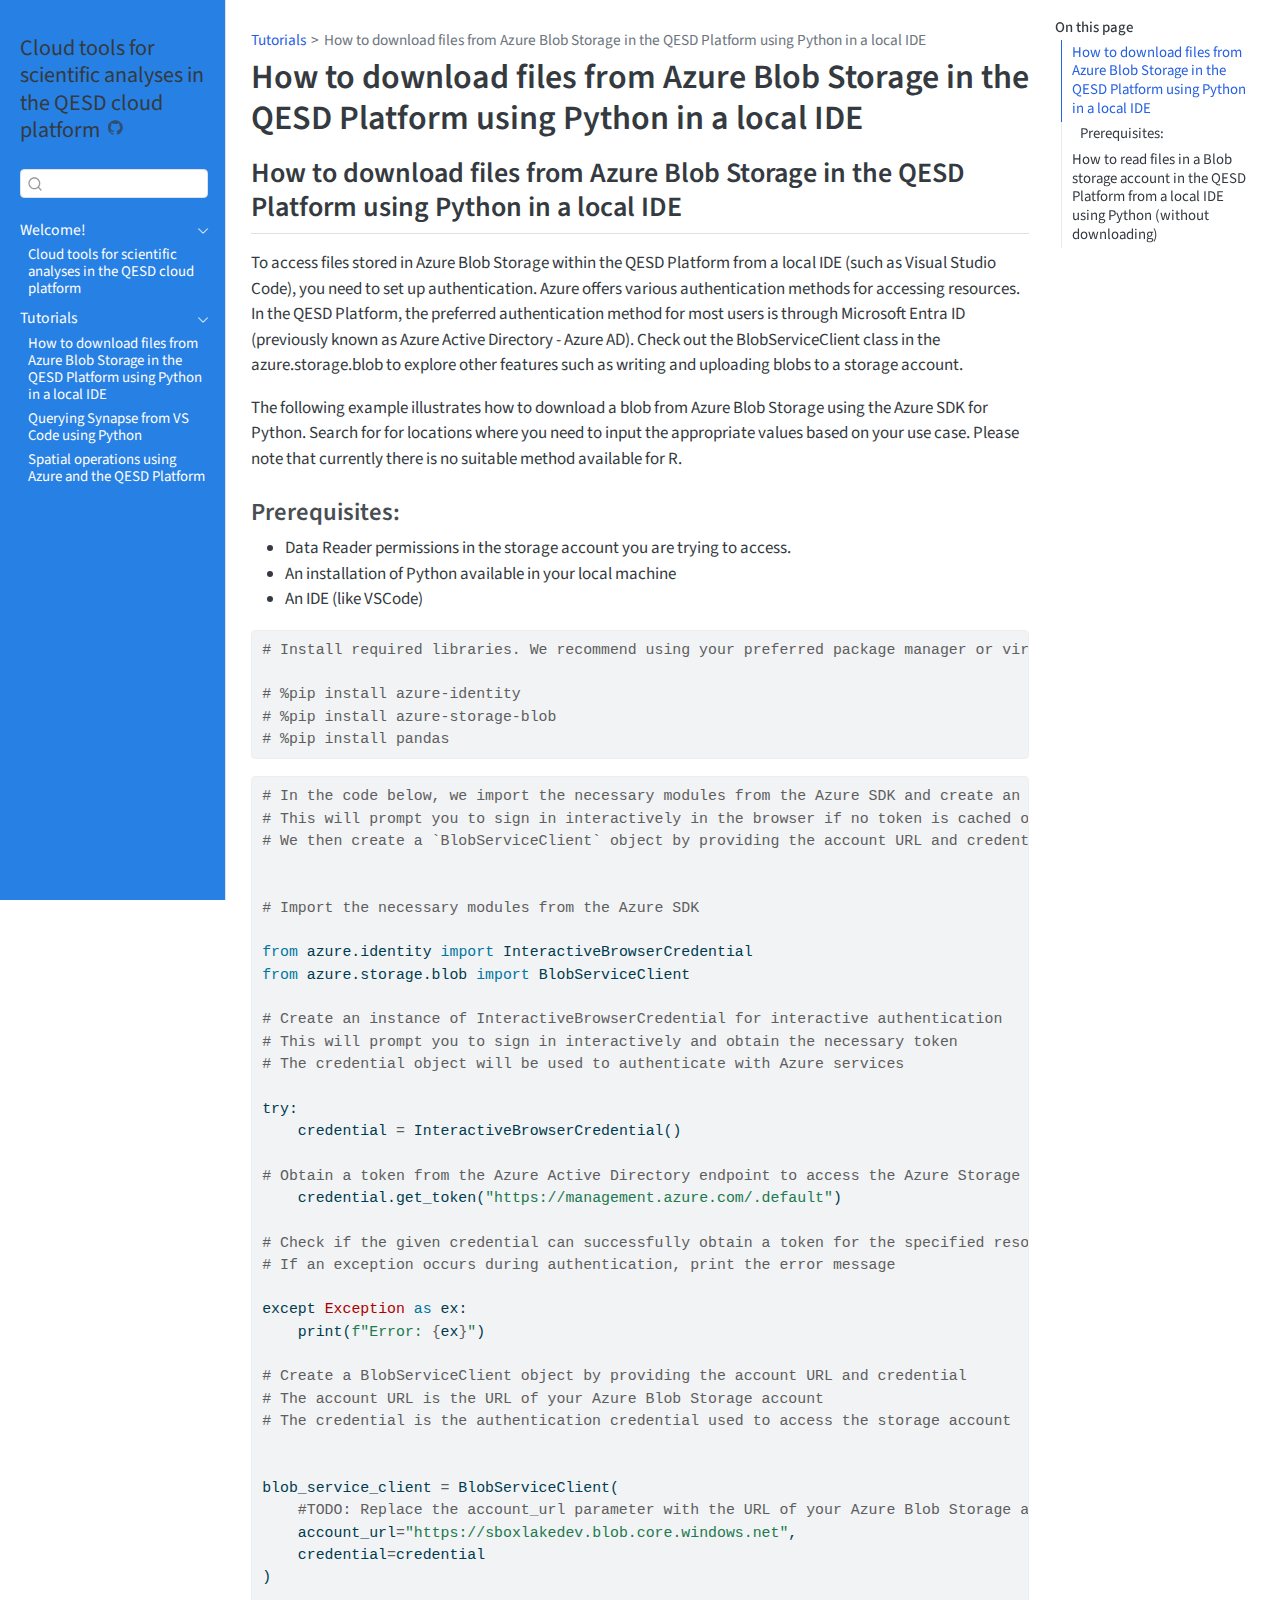
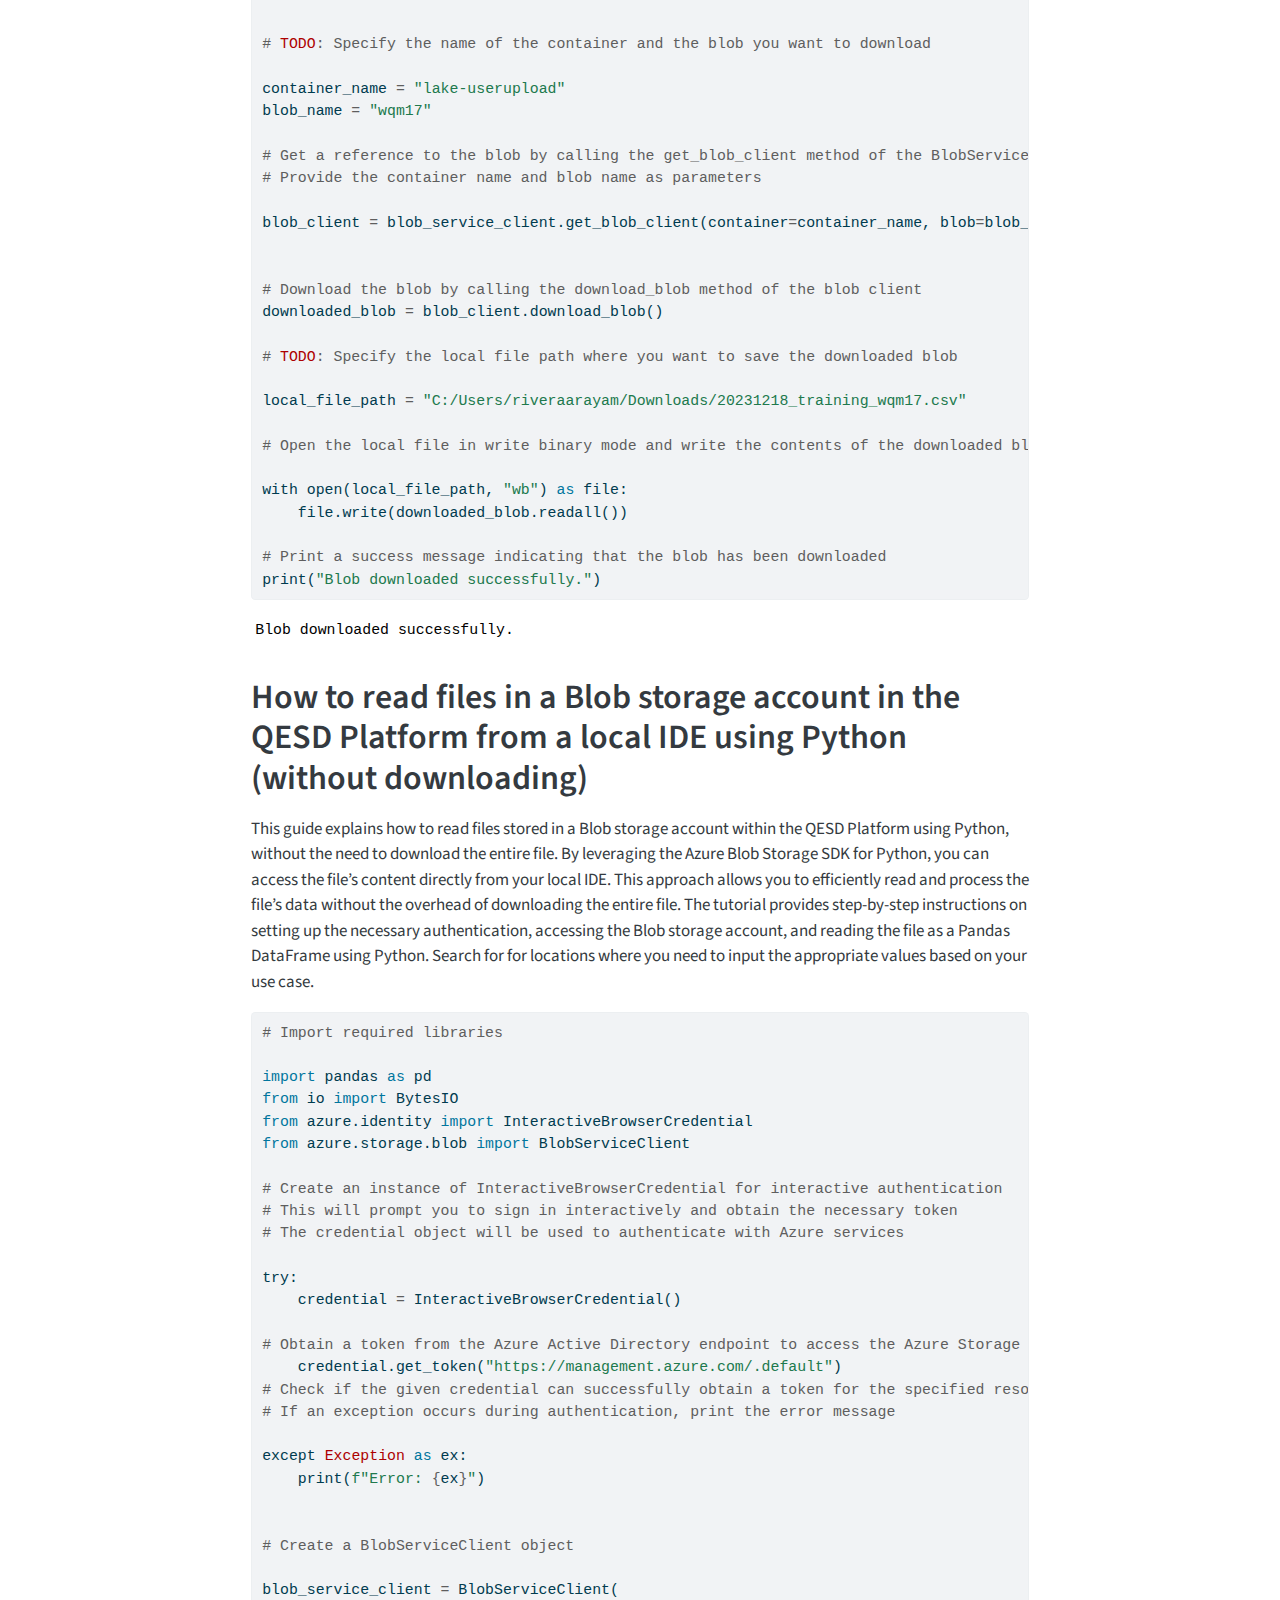
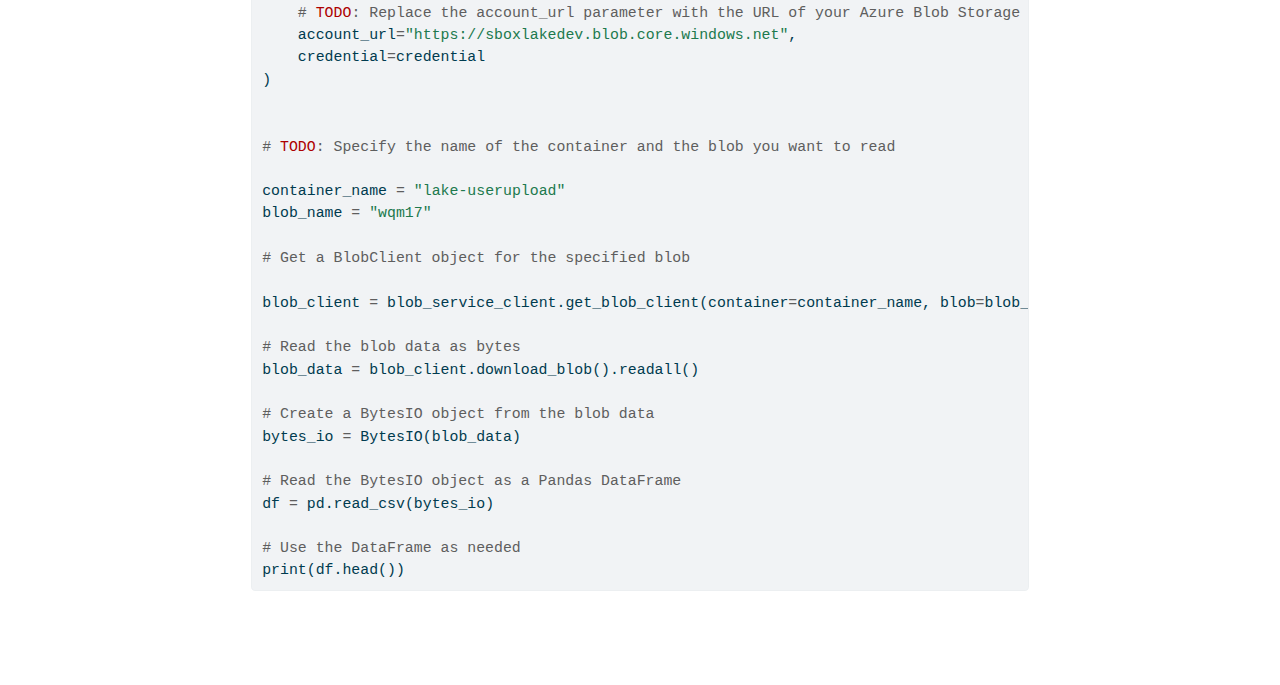
<file: cloud_concepts/python_blob_storage_sdk.html>
<!DOCTYPE html>
<html xmlns="http://www.w3.org/1999/xhtml" lang="en" xml:lang="en"><head>

<meta charset="utf-8">
<meta name="generator" content="quarto-1.4.549">

<meta name="viewport" content="width=device-width, initial-scale=1.0, user-scalable=yes">


<title>Cloud tools for scientific analyses in the QESD cloud platform - How to download files from Azure Blob Storage in the QESD Platform using Python in a local IDE</title>
<style>
code{white-space: pre-wrap;}
span.smallcaps{font-variant: small-caps;}
div.columns{display: flex; gap: min(4vw, 1.5em);}
div.column{flex: auto; overflow-x: auto;}
div.hanging-indent{margin-left: 1.5em; text-indent: -1.5em;}
ul.task-list{list-style: none;}
ul.task-list li input[type="checkbox"] {
  width: 0.8em;
  margin: 0 0.8em 0.2em -1em; /* quarto-specific, see https://github.com/quarto-dev/quarto-cli/issues/4556 */ 
  vertical-align: middle;
}
/* CSS for syntax highlighting */
pre > code.sourceCode { white-space: pre; position: relative; }
pre > code.sourceCode > span { line-height: 1.25; }
pre > code.sourceCode > span:empty { height: 1.2em; }
.sourceCode { overflow: visible; }
code.sourceCode > span { color: inherit; text-decoration: inherit; }
div.sourceCode { margin: 1em 0; }
pre.sourceCode { margin: 0; }
@media screen {
div.sourceCode { overflow: auto; }
}
@media print {
pre > code.sourceCode { white-space: pre-wrap; }
pre > code.sourceCode > span { text-indent: -5em; padding-left: 5em; }
}
pre.numberSource code
  { counter-reset: source-line 0; }
pre.numberSource code > span
  { position: relative; left: -4em; counter-increment: source-line; }
pre.numberSource code > span > a:first-child::before
  { content: counter(source-line);
    position: relative; left: -1em; text-align: right; vertical-align: baseline;
    border: none; display: inline-block;
    -webkit-touch-callout: none; -webkit-user-select: none;
    -khtml-user-select: none; -moz-user-select: none;
    -ms-user-select: none; user-select: none;
    padding: 0 4px; width: 4em;
  }
pre.numberSource { margin-left: 3em;  padding-left: 4px; }
div.sourceCode
  {   }
@media screen {
pre > code.sourceCode > span > a:first-child::before { text-decoration: underline; }
}
</style>


<script src="../site_libs/quarto-nav/quarto-nav.js"></script>
<script src="../site_libs/clipboard/clipboard.min.js"></script>
<script src="../site_libs/quarto-search/autocomplete.umd.js"></script>
<script src="../site_libs/quarto-search/fuse.min.js"></script>
<script src="../site_libs/quarto-search/quarto-search.js"></script>
<meta name="quarto:offset" content="../">
<script src="../site_libs/quarto-html/quarto.js"></script>
<script src="../site_libs/quarto-html/popper.min.js"></script>
<script src="../site_libs/quarto-html/tippy.umd.min.js"></script>
<script src="../site_libs/quarto-html/anchor.min.js"></script>
<link href="../site_libs/quarto-html/tippy.css" rel="stylesheet">
<link href="../site_libs/quarto-html/quarto-syntax-highlighting.css" rel="stylesheet" id="quarto-text-highlighting-styles">
<script src="../site_libs/bootstrap/bootstrap.min.js"></script>
<link href="../site_libs/bootstrap/bootstrap-icons.css" rel="stylesheet">
<link href="../site_libs/bootstrap/bootstrap.min.css" rel="stylesheet" id="quarto-bootstrap" data-mode="light">
<script id="quarto-search-options" type="application/json">{
  "location": "sidebar",
  "copy-button": false,
  "collapse-after": 3,
  "panel-placement": "start",
  "type": "textbox",
  "limit": 50,
  "keyboard-shortcut": [
    "f",
    "/",
    "s"
  ],
  "show-item-context": false,
  "language": {
    "search-no-results-text": "No results",
    "search-matching-documents-text": "matching documents",
    "search-copy-link-title": "Copy link to search",
    "search-hide-matches-text": "Hide additional matches",
    "search-more-match-text": "more match in this document",
    "search-more-matches-text": "more matches in this document",
    "search-clear-button-title": "Clear",
    "search-text-placeholder": "",
    "search-detached-cancel-button-title": "Cancel",
    "search-submit-button-title": "Submit",
    "search-label": "Search"
  }
}</script>


</head>

<body class="nav-sidebar docked">

<div id="quarto-search-results"></div>
  <header id="quarto-header" class="headroom fixed-top">
  <nav class="quarto-secondary-nav">
    <div class="container-fluid d-flex">
      <button type="button" class="quarto-btn-toggle btn" data-bs-toggle="collapse" data-bs-target=".quarto-sidebar-collapse-item" aria-controls="quarto-sidebar" aria-expanded="false" aria-label="Toggle sidebar navigation" onclick="if (window.quartoToggleHeadroom) { window.quartoToggleHeadroom(); }">
        <i class="bi bi-layout-text-sidebar-reverse"></i>
      </button>
        <nav class="quarto-page-breadcrumbs" aria-label="breadcrumb"><ol class="breadcrumb"><li class="breadcrumb-item"><a href="../cloud_concepts/python_blob_storage_sdk.html">Tutorials</a></li><li class="breadcrumb-item"><a href="../cloud_concepts/python_blob_storage_sdk.html">How to download files from Azure Blob Storage in the QESD Platform using Python in a local IDE</a></li></ol></nav>
        <a class="flex-grow-1" role="button" data-bs-toggle="collapse" data-bs-target=".quarto-sidebar-collapse-item" aria-controls="quarto-sidebar" aria-expanded="false" aria-label="Toggle sidebar navigation" onclick="if (window.quartoToggleHeadroom) { window.quartoToggleHeadroom(); }">      
        </a>
      <button type="button" class="btn quarto-search-button" aria-label="" onclick="window.quartoOpenSearch();">
        <i class="bi bi-search"></i>
      </button>
    </div>
  </nav>
</header>
<!-- content -->
<div id="quarto-content" class="quarto-container page-columns page-rows-contents page-layout-article">
<!-- sidebar -->
  <nav id="quarto-sidebar" class="sidebar collapse collapse-horizontal quarto-sidebar-collapse-item sidebar-navigation docked overflow-auto">
    <div class="pt-lg-2 mt-2 text-left sidebar-header">
    <div class="sidebar-title mb-0 py-0">
      <a href="../">Cloud tools for scientific analyses in the QESD cloud platform</a> 
        <div class="sidebar-tools-main">
    <a href="https://github.com/mariariveraaraya/cloud" title="GitHub" class="quarto-navigation-tool px-1" aria-label="GitHub"><i class="bi bi-github"></i></a>
</div>
    </div>
      </div>
        <div class="mt-2 flex-shrink-0 align-items-center">
        <div class="sidebar-search">
        <div id="quarto-search" class="" title="Search"></div>
        </div>
        </div>
    <div class="sidebar-menu-container"> 
    <ul class="list-unstyled mt-1">
        <li class="sidebar-item sidebar-item-section">
      <div class="sidebar-item-container"> 
            <a class="sidebar-item-text sidebar-link text-start" data-bs-toggle="collapse" data-bs-target="#quarto-sidebar-section-1" aria-expanded="true">
 <span class="menu-text">Welcome!</span></a>
          <a class="sidebar-item-toggle text-start" data-bs-toggle="collapse" data-bs-target="#quarto-sidebar-section-1" aria-expanded="true" aria-label="Toggle section">
            <i class="bi bi-chevron-right ms-2"></i>
          </a> 
      </div>
      <ul id="quarto-sidebar-section-1" class="collapse list-unstyled sidebar-section depth1 show">  
          <li class="sidebar-item">
  <div class="sidebar-item-container"> 
  <a href="../index.html" class="sidebar-item-text sidebar-link">
 <span class="menu-text">Cloud tools for scientific analyses in the QESD cloud platform</span></a>
  </div>
</li>
      </ul>
  </li>
        <li class="sidebar-item sidebar-item-section">
      <div class="sidebar-item-container"> 
            <a class="sidebar-item-text sidebar-link text-start" data-bs-toggle="collapse" data-bs-target="#quarto-sidebar-section-2" aria-expanded="true">
 <span class="menu-text">Tutorials</span></a>
          <a class="sidebar-item-toggle text-start" data-bs-toggle="collapse" data-bs-target="#quarto-sidebar-section-2" aria-expanded="true" aria-label="Toggle section">
            <i class="bi bi-chevron-right ms-2"></i>
          </a> 
      </div>
      <ul id="quarto-sidebar-section-2" class="collapse list-unstyled sidebar-section depth1 show">  
          <li class="sidebar-item">
  <div class="sidebar-item-container"> 
  <a href="../cloud_concepts/python_blob_storage_sdk.html" class="sidebar-item-text sidebar-link active">
 <span class="menu-text">How to download files from Azure Blob Storage in the QESD Platform using Python in a local IDE</span></a>
  </div>
</li>
          <li class="sidebar-item">
  <div class="sidebar-item-container"> 
  <a href="../cloud_concepts/python_query_synapse_views.html" class="sidebar-item-text sidebar-link">
 <span class="menu-text">Querying Synapse from VS Code using Python</span></a>
  </div>
</li>
          <li class="sidebar-item">
  <div class="sidebar-item-container"> 
  <a href="../cloud_concepts/QLD Protected areas and wildlife spatial joins and counts.html" class="sidebar-item-text sidebar-link">
 <span class="menu-text">Spatial operations using Azure and the QESD Platform</span></a>
  </div>
</li>
      </ul>
  </li>
    </ul>
    </div>
</nav>
<div id="quarto-sidebar-glass" class="quarto-sidebar-collapse-item" data-bs-toggle="collapse" data-bs-target=".quarto-sidebar-collapse-item"></div>
<!-- margin-sidebar -->
    <div id="quarto-margin-sidebar" class="sidebar margin-sidebar">
        <nav id="TOC" role="doc-toc" class="toc-active">
    <h2 id="toc-title">On this page</h2>
   
  <ul>
  <li><a href="#how-to-download-files-from-azure-blob-storage-in-the-qesd-platform-using-python-in-a-local-ide" id="toc-how-to-download-files-from-azure-blob-storage-in-the-qesd-platform-using-python-in-a-local-ide" class="nav-link active" data-scroll-target="#how-to-download-files-from-azure-blob-storage-in-the-qesd-platform-using-python-in-a-local-ide">How to download files from Azure Blob Storage in the QESD Platform using Python in a local IDE</a>
  <ul class="collapse">
  <li><a href="#prerequisites" id="toc-prerequisites" class="nav-link" data-scroll-target="#prerequisites">Prerequisites:</a></li>
  </ul></li>
  <li><a href="#how-to-read-files-in-a-blob-storage-account-in-the-qesd-platform-from-a-local-ide-using-python-without-downloading" id="toc-how-to-read-files-in-a-blob-storage-account-in-the-qesd-platform-from-a-local-ide-using-python-without-downloading" class="nav-link" data-scroll-target="#how-to-read-files-in-a-blob-storage-account-in-the-qesd-platform-from-a-local-ide-using-python-without-downloading">How to read files in a Blob storage account in the QESD Platform from a local IDE using Python (without downloading)</a></li>
  </ul>
</nav>
    </div>
<!-- main -->
<main class="content" id="quarto-document-content">

<header id="title-block-header" class="quarto-title-block default"><nav class="quarto-page-breadcrumbs quarto-title-breadcrumbs d-none d-lg-block" aria-label="breadcrumb"><ol class="breadcrumb"><li class="breadcrumb-item"><a href="../cloud_concepts/python_blob_storage_sdk.html">Tutorials</a></li><li class="breadcrumb-item"><a href="../cloud_concepts/python_blob_storage_sdk.html">How to download files from Azure Blob Storage in the QESD Platform using Python in a local IDE</a></li></ol></nav>
<div class="quarto-title">
<h1 class="title">How to download files from Azure Blob Storage in the QESD Platform using Python in a local IDE</h1>
</div>



<div class="quarto-title-meta">

    
  
    
  </div>
  


</header>


<section id="how-to-download-files-from-azure-blob-storage-in-the-qesd-platform-using-python-in-a-local-ide" class="level2">
<h2 class="anchored" data-anchor-id="how-to-download-files-from-azure-blob-storage-in-the-qesd-platform-using-python-in-a-local-ide">How to download files from Azure Blob Storage in the QESD Platform using Python in a local IDE</h2>
<p>To access files stored in Azure Blob Storage within the QESD Platform from a local IDE (such as Visual Studio Code), you need to set up authentication. Azure offers various authentication methods for accessing resources. In the QESD Platform, the preferred authentication method for most users is through Microsoft Entra ID (previously known as Azure Active Directory - Azure AD). Check out the BlobServiceClient class in the azure.storage.blob to explore other features such as writing and uploading blobs to a storage account.</p>
<p>The following example illustrates how to download a blob from Azure Blob Storage using the Azure SDK for Python. Search for <todo> for locations where you need to input the appropriate values based on your use case. Please note that currently there is no suitable method available for R.</todo></p>
<section id="prerequisites" class="level3">
<h3 class="anchored" data-anchor-id="prerequisites">Prerequisites:</h3>
<ul>
<li>Data Reader permissions in the storage account you are trying to access.</li>
<li>An installation of Python available in your local machine</li>
<li>An IDE (like VSCode)</li>
</ul>
<div id="cell-1" class="cell" data-execution_count="1">
<div class="sourceCode cell-code" id="cb1"><pre class="sourceCode python code-with-copy"><code class="sourceCode python"><span id="cb1-1"><a href="#cb1-1" aria-hidden="true" tabindex="-1"></a><span class="co"># Install required libraries. We recommend using your preferred package manager or virtual environment to install the libraries in the correct environment and avoid conflicts with other packages.</span></span>
<span id="cb1-2"><a href="#cb1-2" aria-hidden="true" tabindex="-1"></a></span>
<span id="cb1-3"><a href="#cb1-3" aria-hidden="true" tabindex="-1"></a><span class="co"># %pip install azure-identity</span></span>
<span id="cb1-4"><a href="#cb1-4" aria-hidden="true" tabindex="-1"></a><span class="co"># %pip install azure-storage-blob</span></span>
<span id="cb1-5"><a href="#cb1-5" aria-hidden="true" tabindex="-1"></a><span class="co"># %pip install pandas</span></span></code><button title="Copy to Clipboard" class="code-copy-button"><i class="bi"></i></button></pre></div>
</div>
<div id="cell-2" class="cell" data-execution_count="13">
<div class="sourceCode cell-code" id="cb2"><pre class="sourceCode python code-with-copy"><code class="sourceCode python"><span id="cb2-1"><a href="#cb2-1" aria-hidden="true" tabindex="-1"></a><span class="co"># In the code below, we import the necessary modules from the Azure SDK and create an instance of `InteractiveBrowserCredential` for interactive authentication. </span></span>
<span id="cb2-2"><a href="#cb2-2" aria-hidden="true" tabindex="-1"></a><span class="co"># This will prompt you to sign in interactively in the browser if no token is cached or if a device code is required. </span></span>
<span id="cb2-3"><a href="#cb2-3" aria-hidden="true" tabindex="-1"></a><span class="co"># We then create a `BlobServiceClient` object by providing the account URL and credential.</span></span>
<span id="cb2-4"><a href="#cb2-4" aria-hidden="true" tabindex="-1"></a></span>
<span id="cb2-5"><a href="#cb2-5" aria-hidden="true" tabindex="-1"></a></span>
<span id="cb2-6"><a href="#cb2-6" aria-hidden="true" tabindex="-1"></a><span class="co"># Import the necessary modules from the Azure SDK </span></span>
<span id="cb2-7"><a href="#cb2-7" aria-hidden="true" tabindex="-1"></a></span>
<span id="cb2-8"><a href="#cb2-8" aria-hidden="true" tabindex="-1"></a><span class="im">from</span> azure.identity <span class="im">import</span> InteractiveBrowserCredential</span>
<span id="cb2-9"><a href="#cb2-9" aria-hidden="true" tabindex="-1"></a><span class="im">from</span> azure.storage.blob <span class="im">import</span> BlobServiceClient</span>
<span id="cb2-10"><a href="#cb2-10" aria-hidden="true" tabindex="-1"></a></span>
<span id="cb2-11"><a href="#cb2-11" aria-hidden="true" tabindex="-1"></a><span class="co"># Create an instance of InteractiveBrowserCredential for interactive authentication </span></span>
<span id="cb2-12"><a href="#cb2-12" aria-hidden="true" tabindex="-1"></a><span class="co"># This will prompt you to sign in interactively and obtain the necessary token</span></span>
<span id="cb2-13"><a href="#cb2-13" aria-hidden="true" tabindex="-1"></a><span class="co"># The credential object will be used to authenticate with Azure services</span></span>
<span id="cb2-14"><a href="#cb2-14" aria-hidden="true" tabindex="-1"></a></span>
<span id="cb2-15"><a href="#cb2-15" aria-hidden="true" tabindex="-1"></a><span class="cf">try</span>:</span>
<span id="cb2-16"><a href="#cb2-16" aria-hidden="true" tabindex="-1"></a>    credential <span class="op">=</span> InteractiveBrowserCredential()</span>
<span id="cb2-17"><a href="#cb2-17" aria-hidden="true" tabindex="-1"></a></span>
<span id="cb2-18"><a href="#cb2-18" aria-hidden="true" tabindex="-1"></a><span class="co"># Obtain a token from the Azure Active Directory endpoint to access the Azure Storage account</span></span>
<span id="cb2-19"><a href="#cb2-19" aria-hidden="true" tabindex="-1"></a>    credential.get_token(<span class="st">"https://management.azure.com/.default"</span>)</span>
<span id="cb2-20"><a href="#cb2-20" aria-hidden="true" tabindex="-1"></a></span>
<span id="cb2-21"><a href="#cb2-21" aria-hidden="true" tabindex="-1"></a><span class="co"># Check if the given credential can successfully obtain a token for the specified resource</span></span>
<span id="cb2-22"><a href="#cb2-22" aria-hidden="true" tabindex="-1"></a><span class="co"># If an exception occurs during authentication, print the error message</span></span>
<span id="cb2-23"><a href="#cb2-23" aria-hidden="true" tabindex="-1"></a></span>
<span id="cb2-24"><a href="#cb2-24" aria-hidden="true" tabindex="-1"></a><span class="cf">except</span> <span class="pp">Exception</span> <span class="im">as</span> ex:</span>
<span id="cb2-25"><a href="#cb2-25" aria-hidden="true" tabindex="-1"></a>    <span class="bu">print</span>(<span class="ss">f"Error: </span><span class="sc">{</span>ex<span class="sc">}</span><span class="ss">"</span>)</span>
<span id="cb2-26"><a href="#cb2-26" aria-hidden="true" tabindex="-1"></a></span>
<span id="cb2-27"><a href="#cb2-27" aria-hidden="true" tabindex="-1"></a><span class="co"># Create a BlobServiceClient object by providing the account URL and credential</span></span>
<span id="cb2-28"><a href="#cb2-28" aria-hidden="true" tabindex="-1"></a><span class="co"># The account URL is the URL of your Azure Blob Storage account</span></span>
<span id="cb2-29"><a href="#cb2-29" aria-hidden="true" tabindex="-1"></a><span class="co"># The credential is the authentication credential used to access the storage account</span></span>
<span id="cb2-30"><a href="#cb2-30" aria-hidden="true" tabindex="-1"></a></span>
<span id="cb2-31"><a href="#cb2-31" aria-hidden="true" tabindex="-1"></a></span>
<span id="cb2-32"><a href="#cb2-32" aria-hidden="true" tabindex="-1"></a>blob_service_client <span class="op">=</span> BlobServiceClient(</span>
<span id="cb2-33"><a href="#cb2-33" aria-hidden="true" tabindex="-1"></a>    <span class="co">#TODO: Replace the account_url parameter with the URL of your Azure Blob Storage account, for example "https://soilslakeuat.blob.core.windows.net"</span></span>
<span id="cb2-34"><a href="#cb2-34" aria-hidden="true" tabindex="-1"></a>    account_url<span class="op">=</span><span class="st">"https://sboxlakedev.blob.core.windows.net"</span>, </span>
<span id="cb2-35"><a href="#cb2-35" aria-hidden="true" tabindex="-1"></a>    credential<span class="op">=</span>credential</span>
<span id="cb2-36"><a href="#cb2-36" aria-hidden="true" tabindex="-1"></a>)</span>
<span id="cb2-37"><a href="#cb2-37" aria-hidden="true" tabindex="-1"></a></span>
<span id="cb2-38"><a href="#cb2-38" aria-hidden="true" tabindex="-1"></a></span>
<span id="cb2-39"><a href="#cb2-39" aria-hidden="true" tabindex="-1"></a><span class="co"># </span><span class="al">TODO</span><span class="co">: Specify the name of the container and the blob you want to download</span></span>
<span id="cb2-40"><a href="#cb2-40" aria-hidden="true" tabindex="-1"></a></span>
<span id="cb2-41"><a href="#cb2-41" aria-hidden="true" tabindex="-1"></a>container_name <span class="op">=</span> <span class="st">"lake-userupload"</span></span>
<span id="cb2-42"><a href="#cb2-42" aria-hidden="true" tabindex="-1"></a>blob_name <span class="op">=</span> <span class="st">"wqm17"</span></span>
<span id="cb2-43"><a href="#cb2-43" aria-hidden="true" tabindex="-1"></a></span>
<span id="cb2-44"><a href="#cb2-44" aria-hidden="true" tabindex="-1"></a><span class="co"># Get a reference to the blob by calling the get_blob_client method of the BlobServiceClient</span></span>
<span id="cb2-45"><a href="#cb2-45" aria-hidden="true" tabindex="-1"></a><span class="co"># Provide the container name and blob name as parameters</span></span>
<span id="cb2-46"><a href="#cb2-46" aria-hidden="true" tabindex="-1"></a></span>
<span id="cb2-47"><a href="#cb2-47" aria-hidden="true" tabindex="-1"></a>blob_client <span class="op">=</span> blob_service_client.get_blob_client(container<span class="op">=</span>container_name, blob<span class="op">=</span>blob_name)</span>
<span id="cb2-48"><a href="#cb2-48" aria-hidden="true" tabindex="-1"></a></span>
<span id="cb2-49"><a href="#cb2-49" aria-hidden="true" tabindex="-1"></a></span>
<span id="cb2-50"><a href="#cb2-50" aria-hidden="true" tabindex="-1"></a><span class="co"># Download the blob by calling the download_blob method of the blob client</span></span>
<span id="cb2-51"><a href="#cb2-51" aria-hidden="true" tabindex="-1"></a>downloaded_blob <span class="op">=</span> blob_client.download_blob()</span>
<span id="cb2-52"><a href="#cb2-52" aria-hidden="true" tabindex="-1"></a></span>
<span id="cb2-53"><a href="#cb2-53" aria-hidden="true" tabindex="-1"></a><span class="co"># </span><span class="al">TODO</span><span class="co">: Specify the local file path where you want to save the downloaded blob</span></span>
<span id="cb2-54"><a href="#cb2-54" aria-hidden="true" tabindex="-1"></a></span>
<span id="cb2-55"><a href="#cb2-55" aria-hidden="true" tabindex="-1"></a>local_file_path <span class="op">=</span> <span class="st">"C:/Users/riveraarayam/Downloads/20231218_training_wqm17.csv"</span></span>
<span id="cb2-56"><a href="#cb2-56" aria-hidden="true" tabindex="-1"></a></span>
<span id="cb2-57"><a href="#cb2-57" aria-hidden="true" tabindex="-1"></a><span class="co"># Open the local file in write binary mode and write the contents of the downloaded blob to the file</span></span>
<span id="cb2-58"><a href="#cb2-58" aria-hidden="true" tabindex="-1"></a></span>
<span id="cb2-59"><a href="#cb2-59" aria-hidden="true" tabindex="-1"></a><span class="cf">with</span> <span class="bu">open</span>(local_file_path, <span class="st">"wb"</span>) <span class="im">as</span> <span class="bu">file</span>:</span>
<span id="cb2-60"><a href="#cb2-60" aria-hidden="true" tabindex="-1"></a>    <span class="bu">file</span>.write(downloaded_blob.readall())</span>
<span id="cb2-61"><a href="#cb2-61" aria-hidden="true" tabindex="-1"></a></span>
<span id="cb2-62"><a href="#cb2-62" aria-hidden="true" tabindex="-1"></a><span class="co"># Print a success message indicating that the blob has been downloaded</span></span>
<span id="cb2-63"><a href="#cb2-63" aria-hidden="true" tabindex="-1"></a><span class="bu">print</span>(<span class="st">"Blob downloaded successfully."</span>)</span></code><button title="Copy to Clipboard" class="code-copy-button"><i class="bi"></i></button></pre></div>
<div class="cell-output cell-output-stdout">
<pre><code>Blob downloaded successfully.</code></pre>
</div>
</div>
</section>
</section>
<section id="how-to-read-files-in-a-blob-storage-account-in-the-qesd-platform-from-a-local-ide-using-python-without-downloading" class="level1">
<h1>How to read files in a Blob storage account in the QESD Platform from a local IDE using Python (without downloading)</h1>
<p>This guide explains how to read files stored in a Blob storage account within the QESD Platform using Python, without the need to download the entire file. By leveraging the Azure Blob Storage SDK for Python, you can access the file’s content directly from your local IDE. This approach allows you to efficiently read and process the file’s data without the overhead of downloading the entire file. The tutorial provides step-by-step instructions on setting up the necessary authentication, accessing the Blob storage account, and reading the file as a Pandas DataFrame using Python. Search for <todo> for locations where you need to input the appropriate values based on your use case.</todo></p>
<div id="cell-4" class="cell">
<div class="sourceCode cell-code" id="cb4"><pre class="sourceCode python code-with-copy"><code class="sourceCode python"><span id="cb4-1"><a href="#cb4-1" aria-hidden="true" tabindex="-1"></a><span class="co"># Import required libraries </span></span>
<span id="cb4-2"><a href="#cb4-2" aria-hidden="true" tabindex="-1"></a></span>
<span id="cb4-3"><a href="#cb4-3" aria-hidden="true" tabindex="-1"></a><span class="im">import</span> pandas <span class="im">as</span> pd</span>
<span id="cb4-4"><a href="#cb4-4" aria-hidden="true" tabindex="-1"></a><span class="im">from</span> io <span class="im">import</span> BytesIO</span>
<span id="cb4-5"><a href="#cb4-5" aria-hidden="true" tabindex="-1"></a><span class="im">from</span> azure.identity <span class="im">import</span> InteractiveBrowserCredential</span>
<span id="cb4-6"><a href="#cb4-6" aria-hidden="true" tabindex="-1"></a><span class="im">from</span> azure.storage.blob <span class="im">import</span> BlobServiceClient</span>
<span id="cb4-7"><a href="#cb4-7" aria-hidden="true" tabindex="-1"></a></span>
<span id="cb4-8"><a href="#cb4-8" aria-hidden="true" tabindex="-1"></a><span class="co"># Create an instance of InteractiveBrowserCredential for interactive authentication </span></span>
<span id="cb4-9"><a href="#cb4-9" aria-hidden="true" tabindex="-1"></a><span class="co"># This will prompt you to sign in interactively and obtain the necessary token</span></span>
<span id="cb4-10"><a href="#cb4-10" aria-hidden="true" tabindex="-1"></a><span class="co"># The credential object will be used to authenticate with Azure services</span></span>
<span id="cb4-11"><a href="#cb4-11" aria-hidden="true" tabindex="-1"></a></span>
<span id="cb4-12"><a href="#cb4-12" aria-hidden="true" tabindex="-1"></a><span class="cf">try</span>:</span>
<span id="cb4-13"><a href="#cb4-13" aria-hidden="true" tabindex="-1"></a>    credential <span class="op">=</span> InteractiveBrowserCredential()</span>
<span id="cb4-14"><a href="#cb4-14" aria-hidden="true" tabindex="-1"></a></span>
<span id="cb4-15"><a href="#cb4-15" aria-hidden="true" tabindex="-1"></a><span class="co"># Obtain a token from the Azure Active Directory endpoint to access the Azure Storage account</span></span>
<span id="cb4-16"><a href="#cb4-16" aria-hidden="true" tabindex="-1"></a>    credential.get_token(<span class="st">"https://management.azure.com/.default"</span>)</span>
<span id="cb4-17"><a href="#cb4-17" aria-hidden="true" tabindex="-1"></a><span class="co"># Check if the given credential can successfully obtain a token for the specified resource</span></span>
<span id="cb4-18"><a href="#cb4-18" aria-hidden="true" tabindex="-1"></a><span class="co"># If an exception occurs during authentication, print the error message</span></span>
<span id="cb4-19"><a href="#cb4-19" aria-hidden="true" tabindex="-1"></a></span>
<span id="cb4-20"><a href="#cb4-20" aria-hidden="true" tabindex="-1"></a><span class="cf">except</span> <span class="pp">Exception</span> <span class="im">as</span> ex:</span>
<span id="cb4-21"><a href="#cb4-21" aria-hidden="true" tabindex="-1"></a>    <span class="bu">print</span>(<span class="ss">f"Error: </span><span class="sc">{</span>ex<span class="sc">}</span><span class="ss">"</span>)</span>
<span id="cb4-22"><a href="#cb4-22" aria-hidden="true" tabindex="-1"></a></span>
<span id="cb4-23"><a href="#cb4-23" aria-hidden="true" tabindex="-1"></a></span>
<span id="cb4-24"><a href="#cb4-24" aria-hidden="true" tabindex="-1"></a><span class="co"># Create a BlobServiceClient object</span></span>
<span id="cb4-25"><a href="#cb4-25" aria-hidden="true" tabindex="-1"></a></span>
<span id="cb4-26"><a href="#cb4-26" aria-hidden="true" tabindex="-1"></a>blob_service_client <span class="op">=</span> BlobServiceClient(</span>
<span id="cb4-27"><a href="#cb4-27" aria-hidden="true" tabindex="-1"></a>    <span class="co"># </span><span class="al">TODO</span><span class="co">: Replace the account_url parameter with the URL of your Azure Blob Storage account, for example "https://soilslakeuat.blob.core.windows.net"</span></span>
<span id="cb4-28"><a href="#cb4-28" aria-hidden="true" tabindex="-1"></a>    account_url<span class="op">=</span><span class="st">"https://sboxlakedev.blob.core.windows.net"</span>,</span>
<span id="cb4-29"><a href="#cb4-29" aria-hidden="true" tabindex="-1"></a>    credential<span class="op">=</span>credential</span>
<span id="cb4-30"><a href="#cb4-30" aria-hidden="true" tabindex="-1"></a>)</span>
<span id="cb4-31"><a href="#cb4-31" aria-hidden="true" tabindex="-1"></a></span>
<span id="cb4-32"><a href="#cb4-32" aria-hidden="true" tabindex="-1"></a></span>
<span id="cb4-33"><a href="#cb4-33" aria-hidden="true" tabindex="-1"></a><span class="co"># </span><span class="al">TODO</span><span class="co">: Specify the name of the container and the blob you want to read</span></span>
<span id="cb4-34"><a href="#cb4-34" aria-hidden="true" tabindex="-1"></a></span>
<span id="cb4-35"><a href="#cb4-35" aria-hidden="true" tabindex="-1"></a>container_name <span class="op">=</span> <span class="st">"lake-userupload"</span></span>
<span id="cb4-36"><a href="#cb4-36" aria-hidden="true" tabindex="-1"></a>blob_name <span class="op">=</span> <span class="st">"wqm17"</span></span>
<span id="cb4-37"><a href="#cb4-37" aria-hidden="true" tabindex="-1"></a></span>
<span id="cb4-38"><a href="#cb4-38" aria-hidden="true" tabindex="-1"></a><span class="co"># Get a BlobClient object for the specified blob</span></span>
<span id="cb4-39"><a href="#cb4-39" aria-hidden="true" tabindex="-1"></a></span>
<span id="cb4-40"><a href="#cb4-40" aria-hidden="true" tabindex="-1"></a>blob_client <span class="op">=</span> blob_service_client.get_blob_client(container<span class="op">=</span>container_name, blob<span class="op">=</span>blob_name)</span>
<span id="cb4-41"><a href="#cb4-41" aria-hidden="true" tabindex="-1"></a></span>
<span id="cb4-42"><a href="#cb4-42" aria-hidden="true" tabindex="-1"></a><span class="co"># Read the blob data as bytes</span></span>
<span id="cb4-43"><a href="#cb4-43" aria-hidden="true" tabindex="-1"></a>blob_data <span class="op">=</span> blob_client.download_blob().readall()</span>
<span id="cb4-44"><a href="#cb4-44" aria-hidden="true" tabindex="-1"></a></span>
<span id="cb4-45"><a href="#cb4-45" aria-hidden="true" tabindex="-1"></a><span class="co"># Create a BytesIO object from the blob data</span></span>
<span id="cb4-46"><a href="#cb4-46" aria-hidden="true" tabindex="-1"></a>bytes_io <span class="op">=</span> BytesIO(blob_data)</span>
<span id="cb4-47"><a href="#cb4-47" aria-hidden="true" tabindex="-1"></a></span>
<span id="cb4-48"><a href="#cb4-48" aria-hidden="true" tabindex="-1"></a><span class="co"># Read the BytesIO object as a Pandas DataFrame</span></span>
<span id="cb4-49"><a href="#cb4-49" aria-hidden="true" tabindex="-1"></a>df <span class="op">=</span> pd.read_csv(bytes_io)</span>
<span id="cb4-50"><a href="#cb4-50" aria-hidden="true" tabindex="-1"></a></span>
<span id="cb4-51"><a href="#cb4-51" aria-hidden="true" tabindex="-1"></a><span class="co"># Use the DataFrame as needed</span></span>
<span id="cb4-52"><a href="#cb4-52" aria-hidden="true" tabindex="-1"></a><span class="bu">print</span>(df.head())</span></code><button title="Copy to Clipboard" class="code-copy-button"><i class="bi"></i></button></pre></div>
</div>


</section>

</main> <!-- /main -->
<script id="quarto-html-after-body" type="application/javascript">
window.document.addEventListener("DOMContentLoaded", function (event) {
  const toggleBodyColorMode = (bsSheetEl) => {
    const mode = bsSheetEl.getAttribute("data-mode");
    const bodyEl = window.document.querySelector("body");
    if (mode === "dark") {
      bodyEl.classList.add("quarto-dark");
      bodyEl.classList.remove("quarto-light");
    } else {
      bodyEl.classList.add("quarto-light");
      bodyEl.classList.remove("quarto-dark");
    }
  }
  const toggleBodyColorPrimary = () => {
    const bsSheetEl = window.document.querySelector("link#quarto-bootstrap");
    if (bsSheetEl) {
      toggleBodyColorMode(bsSheetEl);
    }
  }
  toggleBodyColorPrimary();  
  const icon = "";
  const anchorJS = new window.AnchorJS();
  anchorJS.options = {
    placement: 'right',
    icon: icon
  };
  anchorJS.add('.anchored');
  const isCodeAnnotation = (el) => {
    for (const clz of el.classList) {
      if (clz.startsWith('code-annotation-')) {                     
        return true;
      }
    }
    return false;
  }
  const clipboard = new window.ClipboardJS('.code-copy-button', {
    text: function(trigger) {
      const codeEl = trigger.previousElementSibling.cloneNode(true);
      for (const childEl of codeEl.children) {
        if (isCodeAnnotation(childEl)) {
          childEl.remove();
        }
      }
      return codeEl.innerText;
    }
  });
  clipboard.on('success', function(e) {
    // button target
    const button = e.trigger;
    // don't keep focus
    button.blur();
    // flash "checked"
    button.classList.add('code-copy-button-checked');
    var currentTitle = button.getAttribute("title");
    button.setAttribute("title", "Copied!");
    let tooltip;
    if (window.bootstrap) {
      button.setAttribute("data-bs-toggle", "tooltip");
      button.setAttribute("data-bs-placement", "left");
      button.setAttribute("data-bs-title", "Copied!");
      tooltip = new bootstrap.Tooltip(button, 
        { trigger: "manual", 
          customClass: "code-copy-button-tooltip",
          offset: [0, -8]});
      tooltip.show();    
    }
    setTimeout(function() {
      if (tooltip) {
        tooltip.hide();
        button.removeAttribute("data-bs-title");
        button.removeAttribute("data-bs-toggle");
        button.removeAttribute("data-bs-placement");
      }
      button.setAttribute("title", currentTitle);
      button.classList.remove('code-copy-button-checked');
    }, 1000);
    // clear code selection
    e.clearSelection();
  });
  function tippyHover(el, contentFn, onTriggerFn, onUntriggerFn) {
    const config = {
      allowHTML: true,
      maxWidth: 500,
      delay: 100,
      arrow: false,
      appendTo: function(el) {
          return el.parentElement;
      },
      interactive: true,
      interactiveBorder: 10,
      theme: 'quarto',
      placement: 'bottom-start',
    };
    if (contentFn) {
      config.content = contentFn;
    }
    if (onTriggerFn) {
      config.onTrigger = onTriggerFn;
    }
    if (onUntriggerFn) {
      config.onUntrigger = onUntriggerFn;
    }
    window.tippy(el, config); 
  }
  const noterefs = window.document.querySelectorAll('a[role="doc-noteref"]');
  for (var i=0; i<noterefs.length; i++) {
    const ref = noterefs[i];
    tippyHover(ref, function() {
      // use id or data attribute instead here
      let href = ref.getAttribute('data-footnote-href') || ref.getAttribute('href');
      try { href = new URL(href).hash; } catch {}
      const id = href.replace(/^#\/?/, "");
      const note = window.document.getElementById(id);
      return note.innerHTML;
    });
  }
  const xrefs = window.document.querySelectorAll('a.quarto-xref');
  const processXRef = (id, note) => {
    // Strip column container classes
    const stripColumnClz = (el) => {
      el.classList.remove("page-full", "page-columns");
      if (el.children) {
        for (const child of el.children) {
          stripColumnClz(child);
        }
      }
    }
    stripColumnClz(note)
    if (id === null || id.startsWith('sec-')) {
      // Special case sections, only their first couple elements
      const container = document.createElement("div");
      if (note.children && note.children.length > 2) {
        container.appendChild(note.children[0].cloneNode(true));
        for (let i = 1; i < note.children.length; i++) {
          const child = note.children[i];
          if (child.tagName === "P" && child.innerText === "") {
            continue;
          } else {
            container.appendChild(child.cloneNode(true));
            break;
          }
        }
        if (window.Quarto?.typesetMath) {
          window.Quarto.typesetMath(container);
        }
        return container.innerHTML
      } else {
        if (window.Quarto?.typesetMath) {
          window.Quarto.typesetMath(note);
        }
        return note.innerHTML;
      }
    } else {
      // Remove any anchor links if they are present
      const anchorLink = note.querySelector('a.anchorjs-link');
      if (anchorLink) {
        anchorLink.remove();
      }
      if (window.Quarto?.typesetMath) {
        window.Quarto.typesetMath(note);
      }
      // TODO in 1.5, we should make sure this works without a callout special case
      if (note.classList.contains("callout")) {
        return note.outerHTML;
      } else {
        return note.innerHTML;
      }
    }
  }
  for (var i=0; i<xrefs.length; i++) {
    const xref = xrefs[i];
    tippyHover(xref, undefined, function(instance) {
      instance.disable();
      let url = xref.getAttribute('href');
      let hash = undefined; 
      if (url.startsWith('#')) {
        hash = url;
      } else {
        try { hash = new URL(url).hash; } catch {}
      }
      if (hash) {
        const id = hash.replace(/^#\/?/, "");
        const note = window.document.getElementById(id);
        if (note !== null) {
          try {
            const html = processXRef(id, note.cloneNode(true));
            instance.setContent(html);
          } finally {
            instance.enable();
            instance.show();
          }
        } else {
          // See if we can fetch this
          fetch(url.split('#')[0])
          .then(res => res.text())
          .then(html => {
            const parser = new DOMParser();
            const htmlDoc = parser.parseFromString(html, "text/html");
            const note = htmlDoc.getElementById(id);
            if (note !== null) {
              const html = processXRef(id, note);
              instance.setContent(html);
            } 
          }).finally(() => {
            instance.enable();
            instance.show();
          });
        }
      } else {
        // See if we can fetch a full url (with no hash to target)
        // This is a special case and we should probably do some content thinning / targeting
        fetch(url)
        .then(res => res.text())
        .then(html => {
          const parser = new DOMParser();
          const htmlDoc = parser.parseFromString(html, "text/html");
          const note = htmlDoc.querySelector('main.content');
          if (note !== null) {
            // This should only happen for chapter cross references
            // (since there is no id in the URL)
            // remove the first header
            if (note.children.length > 0 && note.children[0].tagName === "HEADER") {
              note.children[0].remove();
            }
            const html = processXRef(null, note);
            instance.setContent(html);
          } 
        }).finally(() => {
          instance.enable();
          instance.show();
        });
      }
    }, function(instance) {
    });
  }
      let selectedAnnoteEl;
      const selectorForAnnotation = ( cell, annotation) => {
        let cellAttr = 'data-code-cell="' + cell + '"';
        let lineAttr = 'data-code-annotation="' +  annotation + '"';
        const selector = 'span[' + cellAttr + '][' + lineAttr + ']';
        return selector;
      }
      const selectCodeLines = (annoteEl) => {
        const doc = window.document;
        const targetCell = annoteEl.getAttribute("data-target-cell");
        const targetAnnotation = annoteEl.getAttribute("data-target-annotation");
        const annoteSpan = window.document.querySelector(selectorForAnnotation(targetCell, targetAnnotation));
        const lines = annoteSpan.getAttribute("data-code-lines").split(",");
        const lineIds = lines.map((line) => {
          return targetCell + "-" + line;
        })
        let top = null;
        let height = null;
        let parent = null;
        if (lineIds.length > 0) {
            //compute the position of the single el (top and bottom and make a div)
            const el = window.document.getElementById(lineIds[0]);
            top = el.offsetTop;
            height = el.offsetHeight;
            parent = el.parentElement.parentElement;
          if (lineIds.length > 1) {
            const lastEl = window.document.getElementById(lineIds[lineIds.length - 1]);
            const bottom = lastEl.offsetTop + lastEl.offsetHeight;
            height = bottom - top;
          }
          if (top !== null && height !== null && parent !== null) {
            // cook up a div (if necessary) and position it 
            let div = window.document.getElementById("code-annotation-line-highlight");
            if (div === null) {
              div = window.document.createElement("div");
              div.setAttribute("id", "code-annotation-line-highlight");
              div.style.position = 'absolute';
              parent.appendChild(div);
            }
            div.style.top = top - 2 + "px";
            div.style.height = height + 4 + "px";
            div.style.left = 0;
            let gutterDiv = window.document.getElementById("code-annotation-line-highlight-gutter");
            if (gutterDiv === null) {
              gutterDiv = window.document.createElement("div");
              gutterDiv.setAttribute("id", "code-annotation-line-highlight-gutter");
              gutterDiv.style.position = 'absolute';
              const codeCell = window.document.getElementById(targetCell);
              const gutter = codeCell.querySelector('.code-annotation-gutter');
              gutter.appendChild(gutterDiv);
            }
            gutterDiv.style.top = top - 2 + "px";
            gutterDiv.style.height = height + 4 + "px";
          }
          selectedAnnoteEl = annoteEl;
        }
      };
      const unselectCodeLines = () => {
        const elementsIds = ["code-annotation-line-highlight", "code-annotation-line-highlight-gutter"];
        elementsIds.forEach((elId) => {
          const div = window.document.getElementById(elId);
          if (div) {
            div.remove();
          }
        });
        selectedAnnoteEl = undefined;
      };
        // Handle positioning of the toggle
    window.addEventListener(
      "resize",
      throttle(() => {
        elRect = undefined;
        if (selectedAnnoteEl) {
          selectCodeLines(selectedAnnoteEl);
        }
      }, 10)
    );
    function throttle(fn, ms) {
    let throttle = false;
    let timer;
      return (...args) => {
        if(!throttle) { // first call gets through
            fn.apply(this, args);
            throttle = true;
        } else { // all the others get throttled
            if(timer) clearTimeout(timer); // cancel #2
            timer = setTimeout(() => {
              fn.apply(this, args);
              timer = throttle = false;
            }, ms);
        }
      };
    }
      // Attach click handler to the DT
      const annoteDls = window.document.querySelectorAll('dt[data-target-cell]');
      for (const annoteDlNode of annoteDls) {
        annoteDlNode.addEventListener('click', (event) => {
          const clickedEl = event.target;
          if (clickedEl !== selectedAnnoteEl) {
            unselectCodeLines();
            const activeEl = window.document.querySelector('dt[data-target-cell].code-annotation-active');
            if (activeEl) {
              activeEl.classList.remove('code-annotation-active');
            }
            selectCodeLines(clickedEl);
            clickedEl.classList.add('code-annotation-active');
          } else {
            // Unselect the line
            unselectCodeLines();
            clickedEl.classList.remove('code-annotation-active');
          }
        });
      }
  const findCites = (el) => {
    const parentEl = el.parentElement;
    if (parentEl) {
      const cites = parentEl.dataset.cites;
      if (cites) {
        return {
          el,
          cites: cites.split(' ')
        };
      } else {
        return findCites(el.parentElement)
      }
    } else {
      return undefined;
    }
  };
  var bibliorefs = window.document.querySelectorAll('a[role="doc-biblioref"]');
  for (var i=0; i<bibliorefs.length; i++) {
    const ref = bibliorefs[i];
    const citeInfo = findCites(ref);
    if (citeInfo) {
      tippyHover(citeInfo.el, function() {
        var popup = window.document.createElement('div');
        citeInfo.cites.forEach(function(cite) {
          var citeDiv = window.document.createElement('div');
          citeDiv.classList.add('hanging-indent');
          citeDiv.classList.add('csl-entry');
          var biblioDiv = window.document.getElementById('ref-' + cite);
          if (biblioDiv) {
            citeDiv.innerHTML = biblioDiv.innerHTML;
          }
          popup.appendChild(citeDiv);
        });
        return popup.innerHTML;
      });
    }
  }
});
</script>
</div> <!-- /content -->




</body></html>
</file>
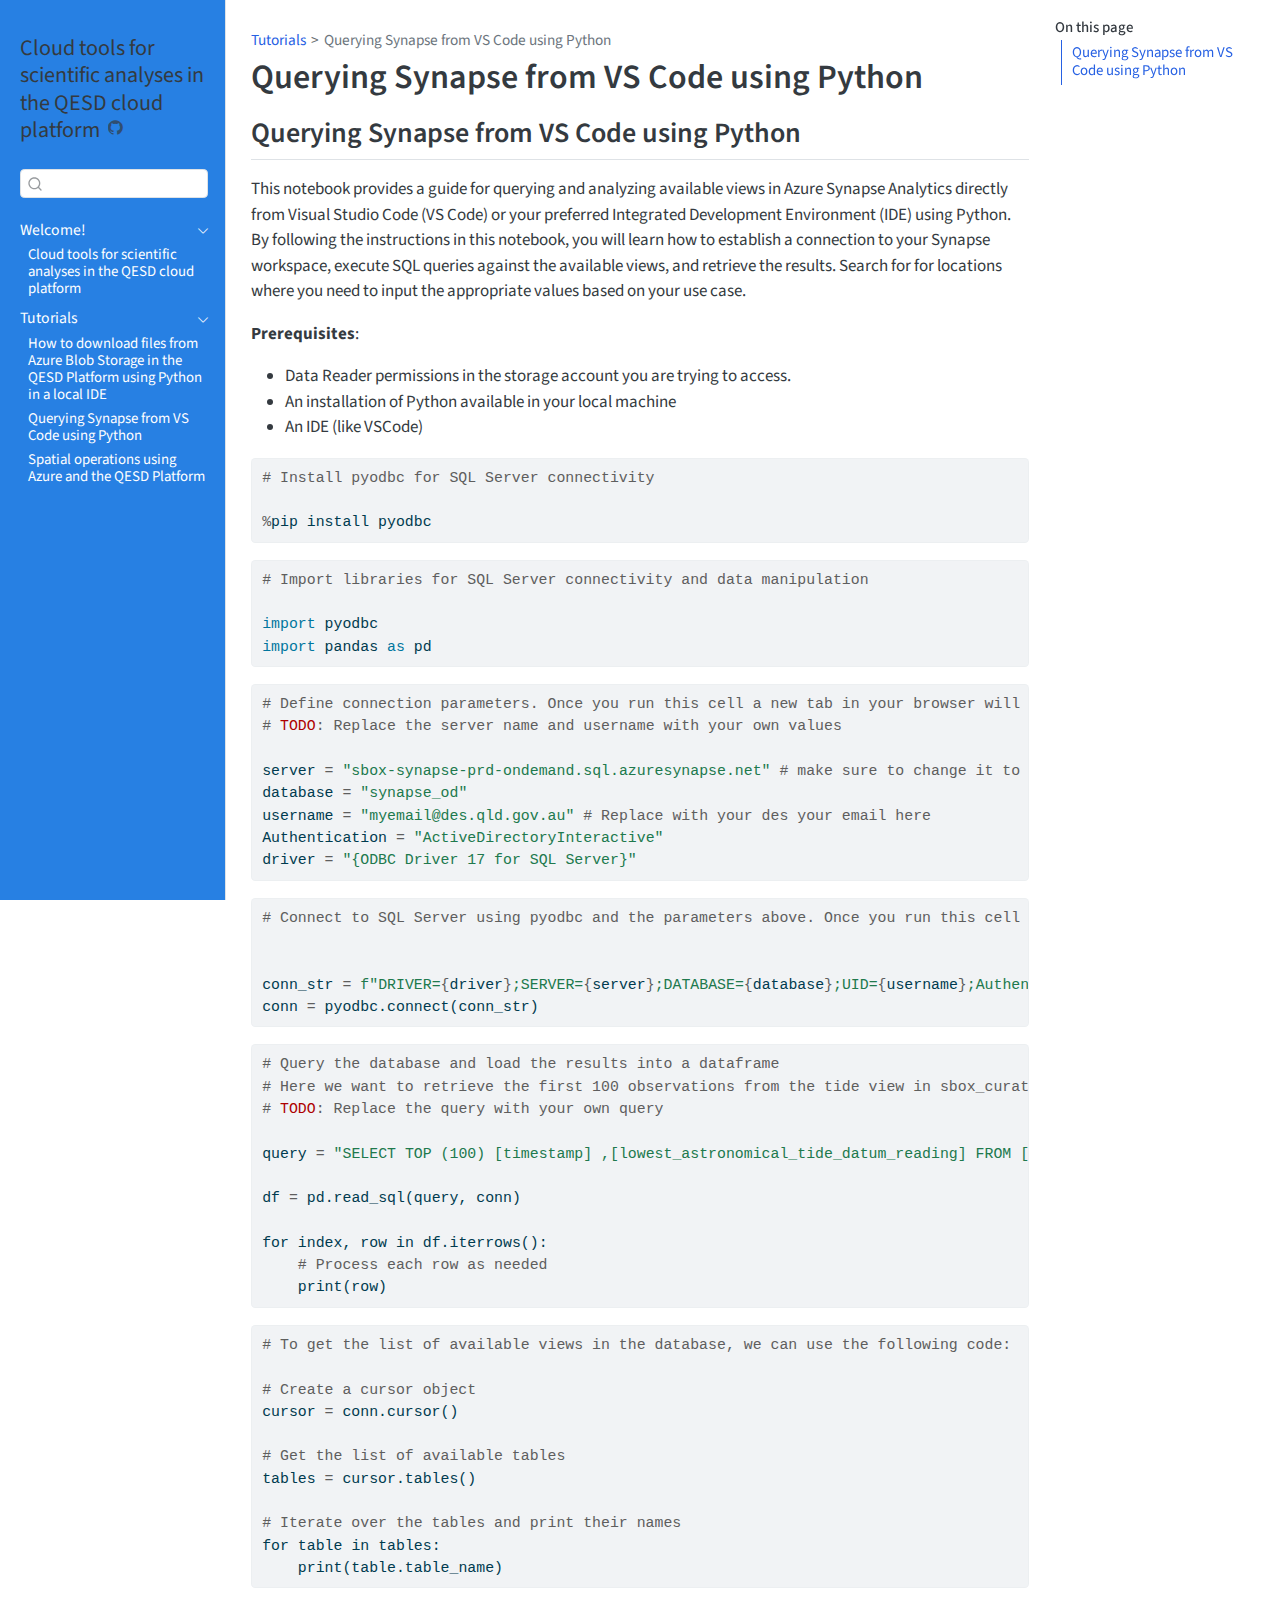
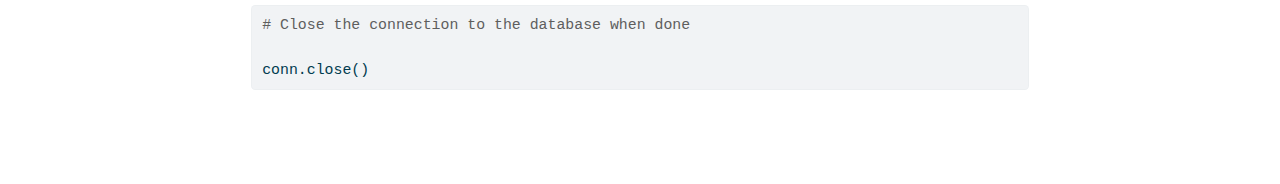
<file: cloud_concepts/python_query_synapse_views.html>
<!DOCTYPE html>
<html xmlns="http://www.w3.org/1999/xhtml" lang="en" xml:lang="en"><head>

<meta charset="utf-8">
<meta name="generator" content="quarto-1.4.549">

<meta name="viewport" content="width=device-width, initial-scale=1.0, user-scalable=yes">


<title>Cloud tools for scientific analyses in the QESD cloud platform - Querying Synapse from VS Code using Python</title>
<style>
code{white-space: pre-wrap;}
span.smallcaps{font-variant: small-caps;}
div.columns{display: flex; gap: min(4vw, 1.5em);}
div.column{flex: auto; overflow-x: auto;}
div.hanging-indent{margin-left: 1.5em; text-indent: -1.5em;}
ul.task-list{list-style: none;}
ul.task-list li input[type="checkbox"] {
  width: 0.8em;
  margin: 0 0.8em 0.2em -1em; /* quarto-specific, see https://github.com/quarto-dev/quarto-cli/issues/4556 */ 
  vertical-align: middle;
}
/* CSS for syntax highlighting */
pre > code.sourceCode { white-space: pre; position: relative; }
pre > code.sourceCode > span { line-height: 1.25; }
pre > code.sourceCode > span:empty { height: 1.2em; }
.sourceCode { overflow: visible; }
code.sourceCode > span { color: inherit; text-decoration: inherit; }
div.sourceCode { margin: 1em 0; }
pre.sourceCode { margin: 0; }
@media screen {
div.sourceCode { overflow: auto; }
}
@media print {
pre > code.sourceCode { white-space: pre-wrap; }
pre > code.sourceCode > span { text-indent: -5em; padding-left: 5em; }
}
pre.numberSource code
  { counter-reset: source-line 0; }
pre.numberSource code > span
  { position: relative; left: -4em; counter-increment: source-line; }
pre.numberSource code > span > a:first-child::before
  { content: counter(source-line);
    position: relative; left: -1em; text-align: right; vertical-align: baseline;
    border: none; display: inline-block;
    -webkit-touch-callout: none; -webkit-user-select: none;
    -khtml-user-select: none; -moz-user-select: none;
    -ms-user-select: none; user-select: none;
    padding: 0 4px; width: 4em;
  }
pre.numberSource { margin-left: 3em;  padding-left: 4px; }
div.sourceCode
  {   }
@media screen {
pre > code.sourceCode > span > a:first-child::before { text-decoration: underline; }
}
</style>


<script src="../site_libs/quarto-nav/quarto-nav.js"></script>
<script src="../site_libs/clipboard/clipboard.min.js"></script>
<script src="../site_libs/quarto-search/autocomplete.umd.js"></script>
<script src="../site_libs/quarto-search/fuse.min.js"></script>
<script src="../site_libs/quarto-search/quarto-search.js"></script>
<meta name="quarto:offset" content="../">
<script src="../site_libs/quarto-html/quarto.js"></script>
<script src="../site_libs/quarto-html/popper.min.js"></script>
<script src="../site_libs/quarto-html/tippy.umd.min.js"></script>
<script src="../site_libs/quarto-html/anchor.min.js"></script>
<link href="../site_libs/quarto-html/tippy.css" rel="stylesheet">
<link href="../site_libs/quarto-html/quarto-syntax-highlighting.css" rel="stylesheet" id="quarto-text-highlighting-styles">
<script src="../site_libs/bootstrap/bootstrap.min.js"></script>
<link href="../site_libs/bootstrap/bootstrap-icons.css" rel="stylesheet">
<link href="../site_libs/bootstrap/bootstrap.min.css" rel="stylesheet" id="quarto-bootstrap" data-mode="light">
<script id="quarto-search-options" type="application/json">{
  "location": "sidebar",
  "copy-button": false,
  "collapse-after": 3,
  "panel-placement": "start",
  "type": "textbox",
  "limit": 50,
  "keyboard-shortcut": [
    "f",
    "/",
    "s"
  ],
  "show-item-context": false,
  "language": {
    "search-no-results-text": "No results",
    "search-matching-documents-text": "matching documents",
    "search-copy-link-title": "Copy link to search",
    "search-hide-matches-text": "Hide additional matches",
    "search-more-match-text": "more match in this document",
    "search-more-matches-text": "more matches in this document",
    "search-clear-button-title": "Clear",
    "search-text-placeholder": "",
    "search-detached-cancel-button-title": "Cancel",
    "search-submit-button-title": "Submit",
    "search-label": "Search"
  }
}</script>


</head>

<body class="nav-sidebar docked">

<div id="quarto-search-results"></div>
  <header id="quarto-header" class="headroom fixed-top">
  <nav class="quarto-secondary-nav">
    <div class="container-fluid d-flex">
      <button type="button" class="quarto-btn-toggle btn" data-bs-toggle="collapse" data-bs-target=".quarto-sidebar-collapse-item" aria-controls="quarto-sidebar" aria-expanded="false" aria-label="Toggle sidebar navigation" onclick="if (window.quartoToggleHeadroom) { window.quartoToggleHeadroom(); }">
        <i class="bi bi-layout-text-sidebar-reverse"></i>
      </button>
        <nav class="quarto-page-breadcrumbs" aria-label="breadcrumb"><ol class="breadcrumb"><li class="breadcrumb-item"><a href="../cloud_concepts/python_blob_storage_sdk.html">Tutorials</a></li><li class="breadcrumb-item"><a href="../cloud_concepts/python_query_synapse_views.html">Querying Synapse from VS Code using Python</a></li></ol></nav>
        <a class="flex-grow-1" role="button" data-bs-toggle="collapse" data-bs-target=".quarto-sidebar-collapse-item" aria-controls="quarto-sidebar" aria-expanded="false" aria-label="Toggle sidebar navigation" onclick="if (window.quartoToggleHeadroom) { window.quartoToggleHeadroom(); }">      
        </a>
      <button type="button" class="btn quarto-search-button" aria-label="" onclick="window.quartoOpenSearch();">
        <i class="bi bi-search"></i>
      </button>
    </div>
  </nav>
</header>
<!-- content -->
<div id="quarto-content" class="quarto-container page-columns page-rows-contents page-layout-article">
<!-- sidebar -->
  <nav id="quarto-sidebar" class="sidebar collapse collapse-horizontal quarto-sidebar-collapse-item sidebar-navigation docked overflow-auto">
    <div class="pt-lg-2 mt-2 text-left sidebar-header">
    <div class="sidebar-title mb-0 py-0">
      <a href="../">Cloud tools for scientific analyses in the QESD cloud platform</a> 
        <div class="sidebar-tools-main">
    <a href="https://github.com/mariariveraaraya/cloud" title="GitHub" class="quarto-navigation-tool px-1" aria-label="GitHub"><i class="bi bi-github"></i></a>
</div>
    </div>
      </div>
        <div class="mt-2 flex-shrink-0 align-items-center">
        <div class="sidebar-search">
        <div id="quarto-search" class="" title="Search"></div>
        </div>
        </div>
    <div class="sidebar-menu-container"> 
    <ul class="list-unstyled mt-1">
        <li class="sidebar-item sidebar-item-section">
      <div class="sidebar-item-container"> 
            <a class="sidebar-item-text sidebar-link text-start" data-bs-toggle="collapse" data-bs-target="#quarto-sidebar-section-1" aria-expanded="true">
 <span class="menu-text">Welcome!</span></a>
          <a class="sidebar-item-toggle text-start" data-bs-toggle="collapse" data-bs-target="#quarto-sidebar-section-1" aria-expanded="true" aria-label="Toggle section">
            <i class="bi bi-chevron-right ms-2"></i>
          </a> 
      </div>
      <ul id="quarto-sidebar-section-1" class="collapse list-unstyled sidebar-section depth1 show">  
          <li class="sidebar-item">
  <div class="sidebar-item-container"> 
  <a href="../index.html" class="sidebar-item-text sidebar-link">
 <span class="menu-text">Cloud tools for scientific analyses in the QESD cloud platform</span></a>
  </div>
</li>
      </ul>
  </li>
        <li class="sidebar-item sidebar-item-section">
      <div class="sidebar-item-container"> 
            <a class="sidebar-item-text sidebar-link text-start" data-bs-toggle="collapse" data-bs-target="#quarto-sidebar-section-2" aria-expanded="true">
 <span class="menu-text">Tutorials</span></a>
          <a class="sidebar-item-toggle text-start" data-bs-toggle="collapse" data-bs-target="#quarto-sidebar-section-2" aria-expanded="true" aria-label="Toggle section">
            <i class="bi bi-chevron-right ms-2"></i>
          </a> 
      </div>
      <ul id="quarto-sidebar-section-2" class="collapse list-unstyled sidebar-section depth1 show">  
          <li class="sidebar-item">
  <div class="sidebar-item-container"> 
  <a href="../cloud_concepts/python_blob_storage_sdk.html" class="sidebar-item-text sidebar-link">
 <span class="menu-text">How to download files from Azure Blob Storage in the QESD Platform using Python in a local IDE</span></a>
  </div>
</li>
          <li class="sidebar-item">
  <div class="sidebar-item-container"> 
  <a href="../cloud_concepts/python_query_synapse_views.html" class="sidebar-item-text sidebar-link active">
 <span class="menu-text">Querying Synapse from VS Code using Python</span></a>
  </div>
</li>
          <li class="sidebar-item">
  <div class="sidebar-item-container"> 
  <a href="../cloud_concepts/QLD Protected areas and wildlife spatial joins and counts.html" class="sidebar-item-text sidebar-link">
 <span class="menu-text">Spatial operations using Azure and the QESD Platform</span></a>
  </div>
</li>
      </ul>
  </li>
    </ul>
    </div>
</nav>
<div id="quarto-sidebar-glass" class="quarto-sidebar-collapse-item" data-bs-toggle="collapse" data-bs-target=".quarto-sidebar-collapse-item"></div>
<!-- margin-sidebar -->
    <div id="quarto-margin-sidebar" class="sidebar margin-sidebar">
        <nav id="TOC" role="doc-toc" class="toc-active">
    <h2 id="toc-title">On this page</h2>
   
  <ul>
  <li><a href="#querying-synapse-from-vs-code-using-python" id="toc-querying-synapse-from-vs-code-using-python" class="nav-link active" data-scroll-target="#querying-synapse-from-vs-code-using-python">Querying Synapse from VS Code using Python</a></li>
  </ul>
</nav>
    </div>
<!-- main -->
<main class="content" id="quarto-document-content">

<header id="title-block-header" class="quarto-title-block default"><nav class="quarto-page-breadcrumbs quarto-title-breadcrumbs d-none d-lg-block" aria-label="breadcrumb"><ol class="breadcrumb"><li class="breadcrumb-item"><a href="../cloud_concepts/python_blob_storage_sdk.html">Tutorials</a></li><li class="breadcrumb-item"><a href="../cloud_concepts/python_query_synapse_views.html">Querying Synapse from VS Code using Python</a></li></ol></nav>
<div class="quarto-title">
<h1 class="title">Querying Synapse from VS Code using Python</h1>
</div>



<div class="quarto-title-meta">

    
  
    
  </div>
  


</header>


<section id="querying-synapse-from-vs-code-using-python" class="level2">
<h2 class="anchored" data-anchor-id="querying-synapse-from-vs-code-using-python">Querying Synapse from VS Code using Python</h2>
<p>This notebook provides a guide for querying and analyzing available views in Azure Synapse Analytics directly from Visual Studio Code (VS Code) or your preferred Integrated Development Environment (IDE) using Python. By following the instructions in this notebook, you will learn how to establish a connection to your Synapse workspace, execute SQL queries against the available views, and retrieve the results. Search for <todo> for locations where you need to input the appropriate values based on your use case.</todo></p>
<p><strong>Prerequisites</strong>:</p>
<ul>
<li>Data Reader permissions in the storage account you are trying to access.</li>
<li>An installation of Python available in your local machine</li>
<li>An IDE (like VSCode)</li>
</ul>
<div id="cell-1" class="cell" data-execution_count="1">
<div class="sourceCode cell-code" id="cb1"><pre class="sourceCode python code-with-copy"><code class="sourceCode python"><span id="cb1-1"><a href="#cb1-1" aria-hidden="true" tabindex="-1"></a><span class="co"># Install pyodbc for SQL Server connectivity  </span></span>
<span id="cb1-2"><a href="#cb1-2" aria-hidden="true" tabindex="-1"></a></span>
<span id="cb1-3"><a href="#cb1-3" aria-hidden="true" tabindex="-1"></a><span class="op">%</span>pip install pyodbc</span></code><button title="Copy to Clipboard" class="code-copy-button"><i class="bi"></i></button></pre></div>
</div>
<div id="cell-2" class="cell" data-execution_count="1">
<div class="sourceCode cell-code" id="cb2"><pre class="sourceCode python code-with-copy"><code class="sourceCode python"><span id="cb2-1"><a href="#cb2-1" aria-hidden="true" tabindex="-1"></a><span class="co"># Import libraries for SQL Server connectivity and data manipulation</span></span>
<span id="cb2-2"><a href="#cb2-2" aria-hidden="true" tabindex="-1"></a></span>
<span id="cb2-3"><a href="#cb2-3" aria-hidden="true" tabindex="-1"></a><span class="im">import</span> pyodbc</span>
<span id="cb2-4"><a href="#cb2-4" aria-hidden="true" tabindex="-1"></a><span class="im">import</span> pandas <span class="im">as</span> pd</span></code><button title="Copy to Clipboard" class="code-copy-button"><i class="bi"></i></button></pre></div>
</div>
<div id="cell-3" class="cell" data-execution_count="3">
<div class="sourceCode cell-code" id="cb3"><pre class="sourceCode python code-with-copy"><code class="sourceCode python"><span id="cb3-1"><a href="#cb3-1" aria-hidden="true" tabindex="-1"></a><span class="co"># Define connection parameters. Once you run this cell a new tab in your browser will open asking you to login to your Azure account. Once you login, you will be able to connect to the database.</span></span>
<span id="cb3-2"><a href="#cb3-2" aria-hidden="true" tabindex="-1"></a><span class="co"># </span><span class="al">TODO</span><span class="co">: Replace the server name and username with your own values</span></span>
<span id="cb3-3"><a href="#cb3-3" aria-hidden="true" tabindex="-1"></a></span>
<span id="cb3-4"><a href="#cb3-4" aria-hidden="true" tabindex="-1"></a>server <span class="op">=</span> <span class="st">"sbox-synapse-prd-ondemand.sql.azuresynapse.net"</span> <span class="co"># make sure to change it to your server name</span></span>
<span id="cb3-5"><a href="#cb3-5" aria-hidden="true" tabindex="-1"></a>database <span class="op">=</span> <span class="st">"synapse_od"</span></span>
<span id="cb3-6"><a href="#cb3-6" aria-hidden="true" tabindex="-1"></a>username <span class="op">=</span> <span class="st">"myemail@des.qld.gov.au"</span> <span class="co"># Replace with your des your email here</span></span>
<span id="cb3-7"><a href="#cb3-7" aria-hidden="true" tabindex="-1"></a>Authentication <span class="op">=</span> <span class="st">"ActiveDirectoryInteractive"</span></span>
<span id="cb3-8"><a href="#cb3-8" aria-hidden="true" tabindex="-1"></a>driver <span class="op">=</span> <span class="st">"{ODBC Driver 17 for SQL Server}"</span></span></code><button title="Copy to Clipboard" class="code-copy-button"><i class="bi"></i></button></pre></div>
</div>
<div id="cell-4" class="cell" data-execution_count="4">
<div class="sourceCode cell-code" id="cb4"><pre class="sourceCode python code-with-copy"><code class="sourceCode python"><span id="cb4-1"><a href="#cb4-1" aria-hidden="true" tabindex="-1"></a><span class="co"># Connect to SQL Server using pyodbc and the parameters above. Once you run this cell a new tab in your browser will open asking you to login to your Azure account. Once you login, you will be able to connect to the database.</span></span>
<span id="cb4-2"><a href="#cb4-2" aria-hidden="true" tabindex="-1"></a></span>
<span id="cb4-3"><a href="#cb4-3" aria-hidden="true" tabindex="-1"></a></span>
<span id="cb4-4"><a href="#cb4-4" aria-hidden="true" tabindex="-1"></a>conn_str <span class="op">=</span> <span class="ss">f"DRIVER=</span><span class="sc">{</span>driver<span class="sc">}</span><span class="ss">;SERVER=</span><span class="sc">{</span>server<span class="sc">}</span><span class="ss">;DATABASE=</span><span class="sc">{</span>database<span class="sc">}</span><span class="ss">;UID=</span><span class="sc">{</span>username<span class="sc">}</span><span class="ss">;Authentication=</span><span class="sc">{</span>Authentication<span class="sc">}</span><span class="ss">;"</span></span>
<span id="cb4-5"><a href="#cb4-5" aria-hidden="true" tabindex="-1"></a>conn <span class="op">=</span> pyodbc.<span class="ex">connect</span>(conn_str)</span></code><button title="Copy to Clipboard" class="code-copy-button"><i class="bi"></i></button></pre></div>
</div>
<div id="cell-5" class="cell">
<div class="sourceCode cell-code" id="cb5"><pre class="sourceCode python code-with-copy"><code class="sourceCode python"><span id="cb5-1"><a href="#cb5-1" aria-hidden="true" tabindex="-1"></a><span class="co"># Query the database and load the results into a dataframe</span></span>
<span id="cb5-2"><a href="#cb5-2" aria-hidden="true" tabindex="-1"></a><span class="co"># Here we want to retrieve the first 100 observations from the tide view in sbox_curated. Check out the next cell to understand how to get the name of available views</span></span>
<span id="cb5-3"><a href="#cb5-3" aria-hidden="true" tabindex="-1"></a><span class="co"># </span><span class="al">TODO</span><span class="co">: Replace the query with your own query</span></span>
<span id="cb5-4"><a href="#cb5-4" aria-hidden="true" tabindex="-1"></a></span>
<span id="cb5-5"><a href="#cb5-5" aria-hidden="true" tabindex="-1"></a>query <span class="op">=</span> <span class="st">"SELECT TOP (100) [timestamp] ,[lowest_astronomical_tide_datum_reading] FROM [sbox_curated].[tide]"</span> </span>
<span id="cb5-6"><a href="#cb5-6" aria-hidden="true" tabindex="-1"></a></span>
<span id="cb5-7"><a href="#cb5-7" aria-hidden="true" tabindex="-1"></a>df <span class="op">=</span> pd.read_sql(query, conn)</span>
<span id="cb5-8"><a href="#cb5-8" aria-hidden="true" tabindex="-1"></a></span>
<span id="cb5-9"><a href="#cb5-9" aria-hidden="true" tabindex="-1"></a><span class="cf">for</span> index, row <span class="kw">in</span> df.iterrows():</span>
<span id="cb5-10"><a href="#cb5-10" aria-hidden="true" tabindex="-1"></a>    <span class="co"># Process each row as needed</span></span>
<span id="cb5-11"><a href="#cb5-11" aria-hidden="true" tabindex="-1"></a>    <span class="bu">print</span>(row)</span></code><button title="Copy to Clipboard" class="code-copy-button"><i class="bi"></i></button></pre></div>
</div>
<div id="cell-6" class="cell">
<div class="sourceCode cell-code" id="cb6"><pre class="sourceCode python code-with-copy"><code class="sourceCode python"><span id="cb6-1"><a href="#cb6-1" aria-hidden="true" tabindex="-1"></a><span class="co"># To get the list of available views in the database, we can use the following code:</span></span>
<span id="cb6-2"><a href="#cb6-2" aria-hidden="true" tabindex="-1"></a></span>
<span id="cb6-3"><a href="#cb6-3" aria-hidden="true" tabindex="-1"></a><span class="co"># Create a cursor object</span></span>
<span id="cb6-4"><a href="#cb6-4" aria-hidden="true" tabindex="-1"></a>cursor <span class="op">=</span> conn.cursor()</span>
<span id="cb6-5"><a href="#cb6-5" aria-hidden="true" tabindex="-1"></a></span>
<span id="cb6-6"><a href="#cb6-6" aria-hidden="true" tabindex="-1"></a><span class="co"># Get the list of available tables</span></span>
<span id="cb6-7"><a href="#cb6-7" aria-hidden="true" tabindex="-1"></a>tables <span class="op">=</span> cursor.tables()</span>
<span id="cb6-8"><a href="#cb6-8" aria-hidden="true" tabindex="-1"></a></span>
<span id="cb6-9"><a href="#cb6-9" aria-hidden="true" tabindex="-1"></a><span class="co"># Iterate over the tables and print their names</span></span>
<span id="cb6-10"><a href="#cb6-10" aria-hidden="true" tabindex="-1"></a><span class="cf">for</span> table <span class="kw">in</span> tables:</span>
<span id="cb6-11"><a href="#cb6-11" aria-hidden="true" tabindex="-1"></a>    <span class="bu">print</span>(table.table_name)</span></code><button title="Copy to Clipboard" class="code-copy-button"><i class="bi"></i></button></pre></div>
</div>
<div id="cell-7" class="cell">
<div class="sourceCode cell-code" id="cb7"><pre class="sourceCode python code-with-copy"><code class="sourceCode python"><span id="cb7-1"><a href="#cb7-1" aria-hidden="true" tabindex="-1"></a><span class="co"># Close the connection to the database when done</span></span>
<span id="cb7-2"><a href="#cb7-2" aria-hidden="true" tabindex="-1"></a></span>
<span id="cb7-3"><a href="#cb7-3" aria-hidden="true" tabindex="-1"></a>conn.close()</span></code><button title="Copy to Clipboard" class="code-copy-button"><i class="bi"></i></button></pre></div>
</div>


</section>

</main> <!-- /main -->
<script id="quarto-html-after-body" type="application/javascript">
window.document.addEventListener("DOMContentLoaded", function (event) {
  const toggleBodyColorMode = (bsSheetEl) => {
    const mode = bsSheetEl.getAttribute("data-mode");
    const bodyEl = window.document.querySelector("body");
    if (mode === "dark") {
      bodyEl.classList.add("quarto-dark");
      bodyEl.classList.remove("quarto-light");
    } else {
      bodyEl.classList.add("quarto-light");
      bodyEl.classList.remove("quarto-dark");
    }
  }
  const toggleBodyColorPrimary = () => {
    const bsSheetEl = window.document.querySelector("link#quarto-bootstrap");
    if (bsSheetEl) {
      toggleBodyColorMode(bsSheetEl);
    }
  }
  toggleBodyColorPrimary();  
  const icon = "";
  const anchorJS = new window.AnchorJS();
  anchorJS.options = {
    placement: 'right',
    icon: icon
  };
  anchorJS.add('.anchored');
  const isCodeAnnotation = (el) => {
    for (const clz of el.classList) {
      if (clz.startsWith('code-annotation-')) {                     
        return true;
      }
    }
    return false;
  }
  const clipboard = new window.ClipboardJS('.code-copy-button', {
    text: function(trigger) {
      const codeEl = trigger.previousElementSibling.cloneNode(true);
      for (const childEl of codeEl.children) {
        if (isCodeAnnotation(childEl)) {
          childEl.remove();
        }
      }
      return codeEl.innerText;
    }
  });
  clipboard.on('success', function(e) {
    // button target
    const button = e.trigger;
    // don't keep focus
    button.blur();
    // flash "checked"
    button.classList.add('code-copy-button-checked');
    var currentTitle = button.getAttribute("title");
    button.setAttribute("title", "Copied!");
    let tooltip;
    if (window.bootstrap) {
      button.setAttribute("data-bs-toggle", "tooltip");
      button.setAttribute("data-bs-placement", "left");
      button.setAttribute("data-bs-title", "Copied!");
      tooltip = new bootstrap.Tooltip(button, 
        { trigger: "manual", 
          customClass: "code-copy-button-tooltip",
          offset: [0, -8]});
      tooltip.show();    
    }
    setTimeout(function() {
      if (tooltip) {
        tooltip.hide();
        button.removeAttribute("data-bs-title");
        button.removeAttribute("data-bs-toggle");
        button.removeAttribute("data-bs-placement");
      }
      button.setAttribute("title", currentTitle);
      button.classList.remove('code-copy-button-checked');
    }, 1000);
    // clear code selection
    e.clearSelection();
  });
  function tippyHover(el, contentFn, onTriggerFn, onUntriggerFn) {
    const config = {
      allowHTML: true,
      maxWidth: 500,
      delay: 100,
      arrow: false,
      appendTo: function(el) {
          return el.parentElement;
      },
      interactive: true,
      interactiveBorder: 10,
      theme: 'quarto',
      placement: 'bottom-start',
    };
    if (contentFn) {
      config.content = contentFn;
    }
    if (onTriggerFn) {
      config.onTrigger = onTriggerFn;
    }
    if (onUntriggerFn) {
      config.onUntrigger = onUntriggerFn;
    }
    window.tippy(el, config); 
  }
  const noterefs = window.document.querySelectorAll('a[role="doc-noteref"]');
  for (var i=0; i<noterefs.length; i++) {
    const ref = noterefs[i];
    tippyHover(ref, function() {
      // use id or data attribute instead here
      let href = ref.getAttribute('data-footnote-href') || ref.getAttribute('href');
      try { href = new URL(href).hash; } catch {}
      const id = href.replace(/^#\/?/, "");
      const note = window.document.getElementById(id);
      return note.innerHTML;
    });
  }
  const xrefs = window.document.querySelectorAll('a.quarto-xref');
  const processXRef = (id, note) => {
    // Strip column container classes
    const stripColumnClz = (el) => {
      el.classList.remove("page-full", "page-columns");
      if (el.children) {
        for (const child of el.children) {
          stripColumnClz(child);
        }
      }
    }
    stripColumnClz(note)
    if (id === null || id.startsWith('sec-')) {
      // Special case sections, only their first couple elements
      const container = document.createElement("div");
      if (note.children && note.children.length > 2) {
        container.appendChild(note.children[0].cloneNode(true));
        for (let i = 1; i < note.children.length; i++) {
          const child = note.children[i];
          if (child.tagName === "P" && child.innerText === "") {
            continue;
          } else {
            container.appendChild(child.cloneNode(true));
            break;
          }
        }
        if (window.Quarto?.typesetMath) {
          window.Quarto.typesetMath(container);
        }
        return container.innerHTML
      } else {
        if (window.Quarto?.typesetMath) {
          window.Quarto.typesetMath(note);
        }
        return note.innerHTML;
      }
    } else {
      // Remove any anchor links if they are present
      const anchorLink = note.querySelector('a.anchorjs-link');
      if (anchorLink) {
        anchorLink.remove();
      }
      if (window.Quarto?.typesetMath) {
        window.Quarto.typesetMath(note);
      }
      // TODO in 1.5, we should make sure this works without a callout special case
      if (note.classList.contains("callout")) {
        return note.outerHTML;
      } else {
        return note.innerHTML;
      }
    }
  }
  for (var i=0; i<xrefs.length; i++) {
    const xref = xrefs[i];
    tippyHover(xref, undefined, function(instance) {
      instance.disable();
      let url = xref.getAttribute('href');
      let hash = undefined; 
      if (url.startsWith('#')) {
        hash = url;
      } else {
        try { hash = new URL(url).hash; } catch {}
      }
      if (hash) {
        const id = hash.replace(/^#\/?/, "");
        const note = window.document.getElementById(id);
        if (note !== null) {
          try {
            const html = processXRef(id, note.cloneNode(true));
            instance.setContent(html);
          } finally {
            instance.enable();
            instance.show();
          }
        } else {
          // See if we can fetch this
          fetch(url.split('#')[0])
          .then(res => res.text())
          .then(html => {
            const parser = new DOMParser();
            const htmlDoc = parser.parseFromString(html, "text/html");
            const note = htmlDoc.getElementById(id);
            if (note !== null) {
              const html = processXRef(id, note);
              instance.setContent(html);
            } 
          }).finally(() => {
            instance.enable();
            instance.show();
          });
        }
      } else {
        // See if we can fetch a full url (with no hash to target)
        // This is a special case and we should probably do some content thinning / targeting
        fetch(url)
        .then(res => res.text())
        .then(html => {
          const parser = new DOMParser();
          const htmlDoc = parser.parseFromString(html, "text/html");
          const note = htmlDoc.querySelector('main.content');
          if (note !== null) {
            // This should only happen for chapter cross references
            // (since there is no id in the URL)
            // remove the first header
            if (note.children.length > 0 && note.children[0].tagName === "HEADER") {
              note.children[0].remove();
            }
            const html = processXRef(null, note);
            instance.setContent(html);
          } 
        }).finally(() => {
          instance.enable();
          instance.show();
        });
      }
    }, function(instance) {
    });
  }
      let selectedAnnoteEl;
      const selectorForAnnotation = ( cell, annotation) => {
        let cellAttr = 'data-code-cell="' + cell + '"';
        let lineAttr = 'data-code-annotation="' +  annotation + '"';
        const selector = 'span[' + cellAttr + '][' + lineAttr + ']';
        return selector;
      }
      const selectCodeLines = (annoteEl) => {
        const doc = window.document;
        const targetCell = annoteEl.getAttribute("data-target-cell");
        const targetAnnotation = annoteEl.getAttribute("data-target-annotation");
        const annoteSpan = window.document.querySelector(selectorForAnnotation(targetCell, targetAnnotation));
        const lines = annoteSpan.getAttribute("data-code-lines").split(",");
        const lineIds = lines.map((line) => {
          return targetCell + "-" + line;
        })
        let top = null;
        let height = null;
        let parent = null;
        if (lineIds.length > 0) {
            //compute the position of the single el (top and bottom and make a div)
            const el = window.document.getElementById(lineIds[0]);
            top = el.offsetTop;
            height = el.offsetHeight;
            parent = el.parentElement.parentElement;
          if (lineIds.length > 1) {
            const lastEl = window.document.getElementById(lineIds[lineIds.length - 1]);
            const bottom = lastEl.offsetTop + lastEl.offsetHeight;
            height = bottom - top;
          }
          if (top !== null && height !== null && parent !== null) {
            // cook up a div (if necessary) and position it 
            let div = window.document.getElementById("code-annotation-line-highlight");
            if (div === null) {
              div = window.document.createElement("div");
              div.setAttribute("id", "code-annotation-line-highlight");
              div.style.position = 'absolute';
              parent.appendChild(div);
            }
            div.style.top = top - 2 + "px";
            div.style.height = height + 4 + "px";
            div.style.left = 0;
            let gutterDiv = window.document.getElementById("code-annotation-line-highlight-gutter");
            if (gutterDiv === null) {
              gutterDiv = window.document.createElement("div");
              gutterDiv.setAttribute("id", "code-annotation-line-highlight-gutter");
              gutterDiv.style.position = 'absolute';
              const codeCell = window.document.getElementById(targetCell);
              const gutter = codeCell.querySelector('.code-annotation-gutter');
              gutter.appendChild(gutterDiv);
            }
            gutterDiv.style.top = top - 2 + "px";
            gutterDiv.style.height = height + 4 + "px";
          }
          selectedAnnoteEl = annoteEl;
        }
      };
      const unselectCodeLines = () => {
        const elementsIds = ["code-annotation-line-highlight", "code-annotation-line-highlight-gutter"];
        elementsIds.forEach((elId) => {
          const div = window.document.getElementById(elId);
          if (div) {
            div.remove();
          }
        });
        selectedAnnoteEl = undefined;
      };
        // Handle positioning of the toggle
    window.addEventListener(
      "resize",
      throttle(() => {
        elRect = undefined;
        if (selectedAnnoteEl) {
          selectCodeLines(selectedAnnoteEl);
        }
      }, 10)
    );
    function throttle(fn, ms) {
    let throttle = false;
    let timer;
      return (...args) => {
        if(!throttle) { // first call gets through
            fn.apply(this, args);
            throttle = true;
        } else { // all the others get throttled
            if(timer) clearTimeout(timer); // cancel #2
            timer = setTimeout(() => {
              fn.apply(this, args);
              timer = throttle = false;
            }, ms);
        }
      };
    }
      // Attach click handler to the DT
      const annoteDls = window.document.querySelectorAll('dt[data-target-cell]');
      for (const annoteDlNode of annoteDls) {
        annoteDlNode.addEventListener('click', (event) => {
          const clickedEl = event.target;
          if (clickedEl !== selectedAnnoteEl) {
            unselectCodeLines();
            const activeEl = window.document.querySelector('dt[data-target-cell].code-annotation-active');
            if (activeEl) {
              activeEl.classList.remove('code-annotation-active');
            }
            selectCodeLines(clickedEl);
            clickedEl.classList.add('code-annotation-active');
          } else {
            // Unselect the line
            unselectCodeLines();
            clickedEl.classList.remove('code-annotation-active');
          }
        });
      }
  const findCites = (el) => {
    const parentEl = el.parentElement;
    if (parentEl) {
      const cites = parentEl.dataset.cites;
      if (cites) {
        return {
          el,
          cites: cites.split(' ')
        };
      } else {
        return findCites(el.parentElement)
      }
    } else {
      return undefined;
    }
  };
  var bibliorefs = window.document.querySelectorAll('a[role="doc-biblioref"]');
  for (var i=0; i<bibliorefs.length; i++) {
    const ref = bibliorefs[i];
    const citeInfo = findCites(ref);
    if (citeInfo) {
      tippyHover(citeInfo.el, function() {
        var popup = window.document.createElement('div');
        citeInfo.cites.forEach(function(cite) {
          var citeDiv = window.document.createElement('div');
          citeDiv.classList.add('hanging-indent');
          citeDiv.classList.add('csl-entry');
          var biblioDiv = window.document.getElementById('ref-' + cite);
          if (biblioDiv) {
            citeDiv.innerHTML = biblioDiv.innerHTML;
          }
          popup.appendChild(citeDiv);
        });
        return popup.innerHTML;
      });
    }
  }
});
</script>
</div> <!-- /content -->




</body></html>
</file>
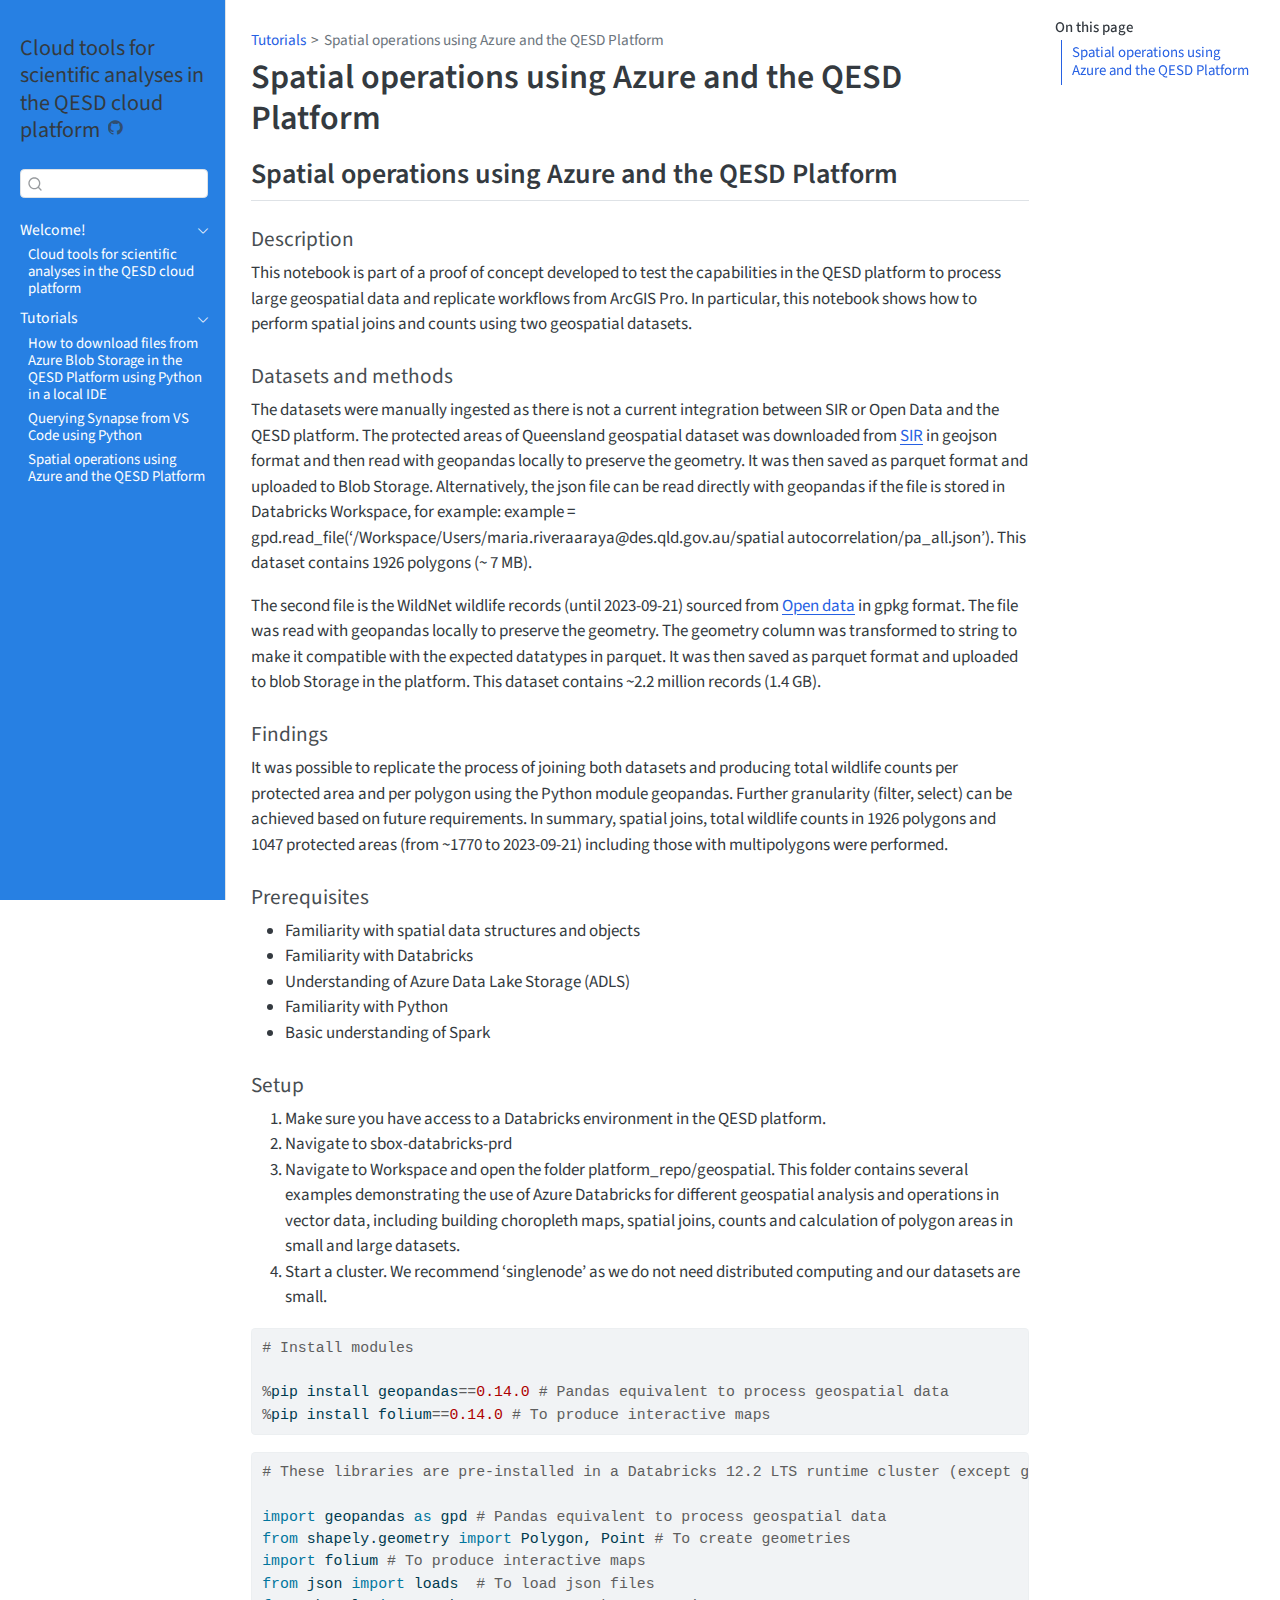
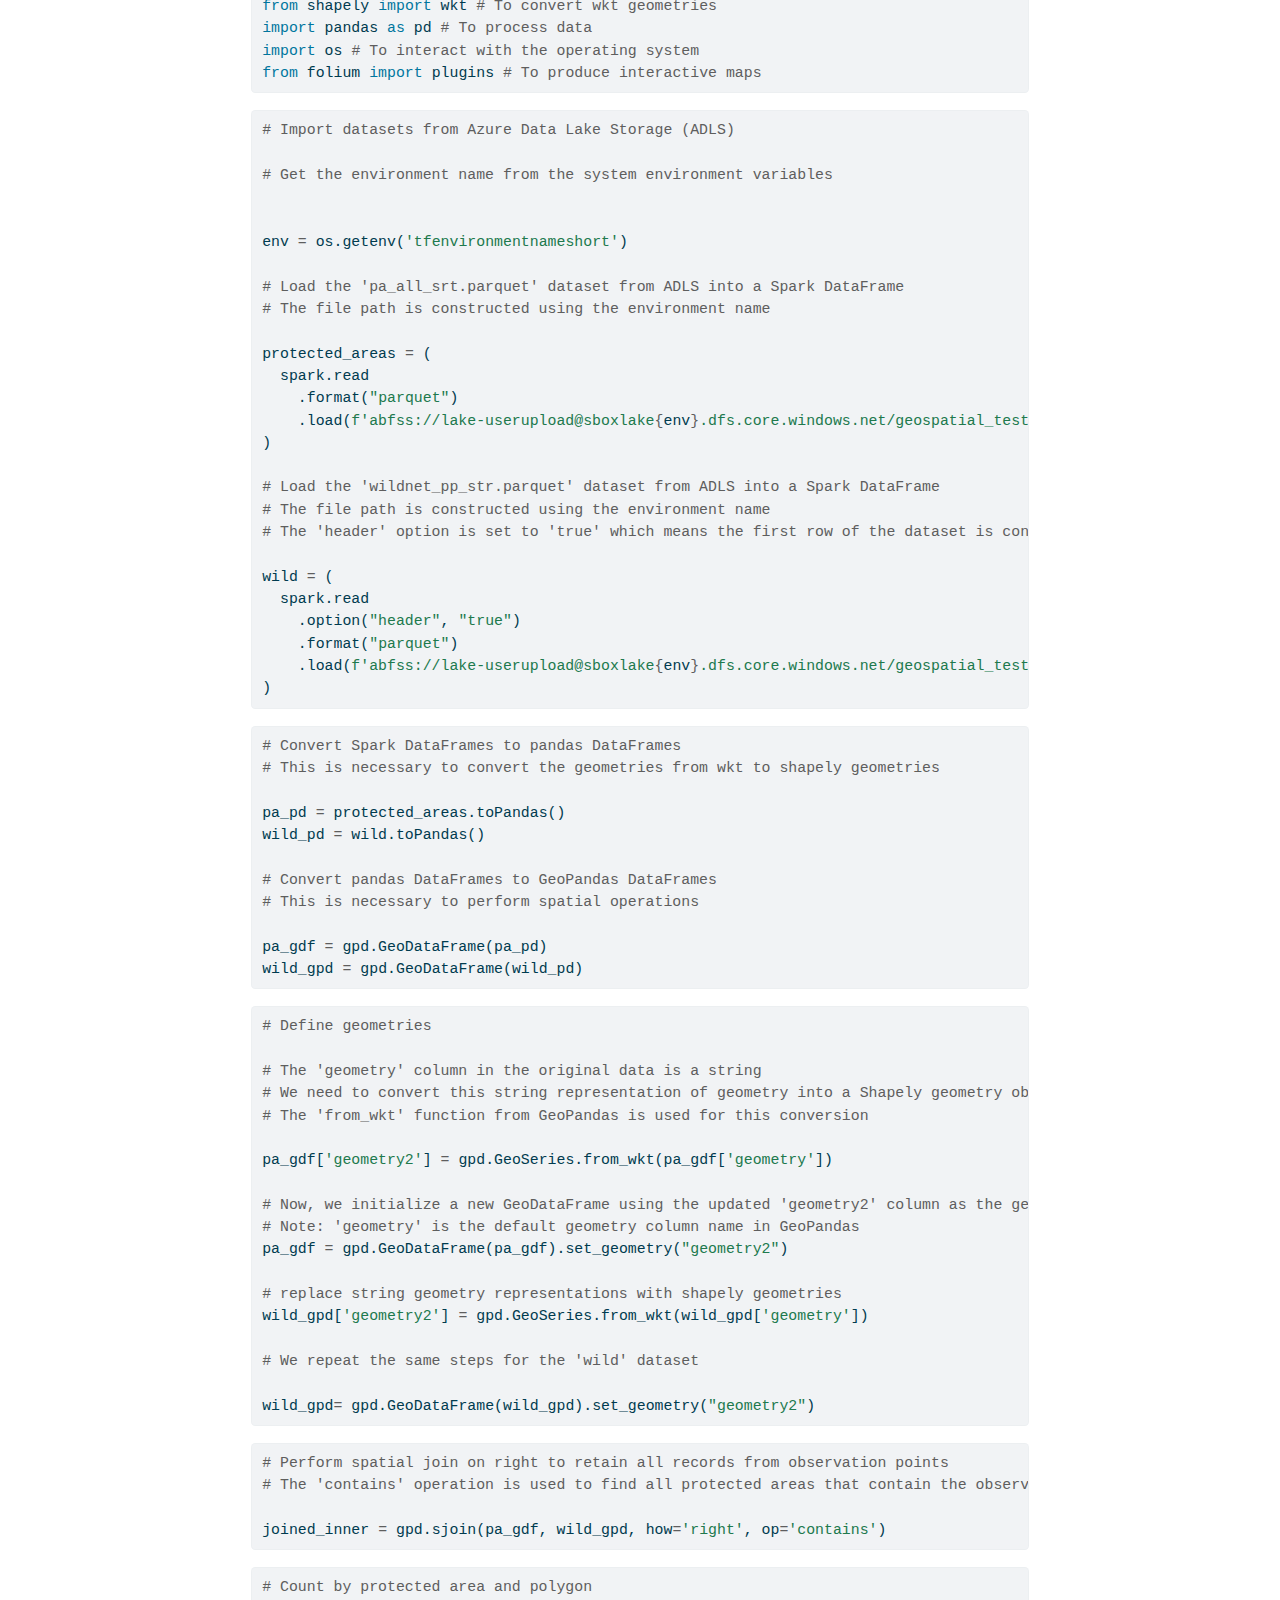
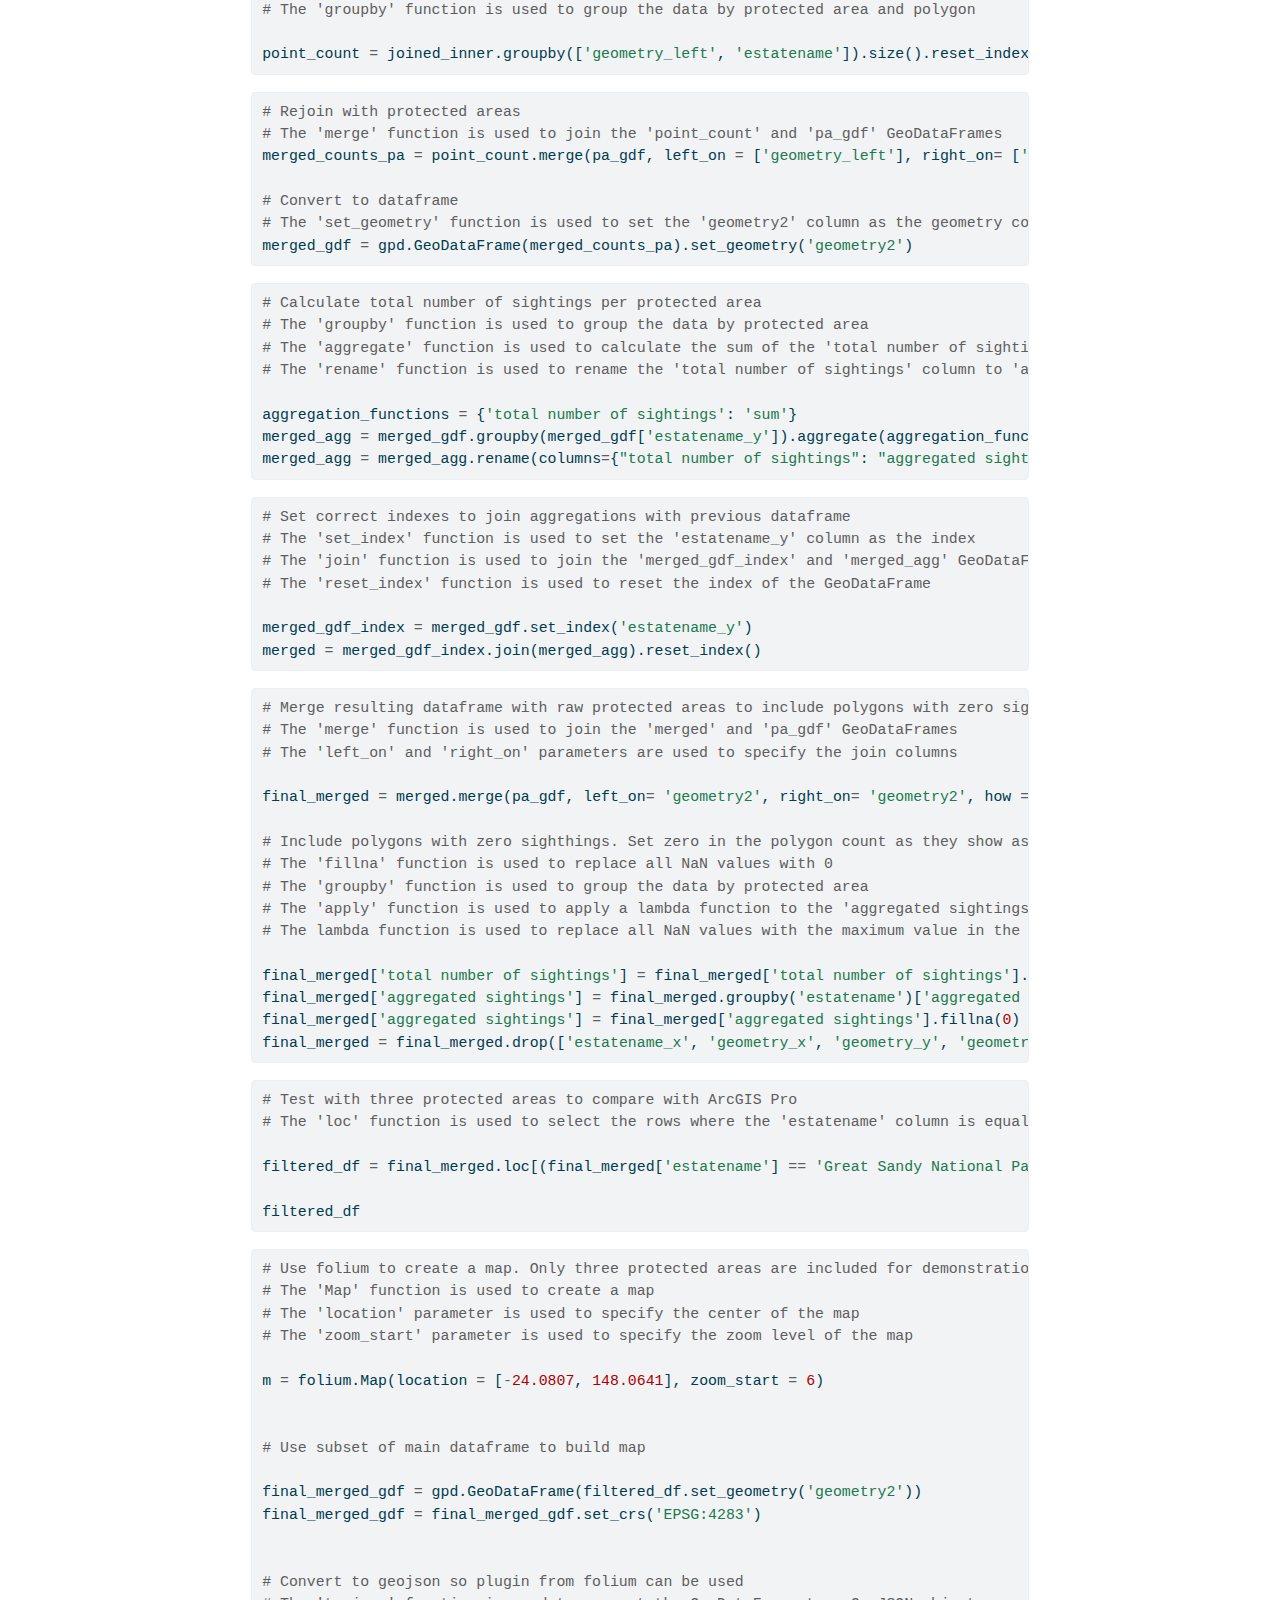
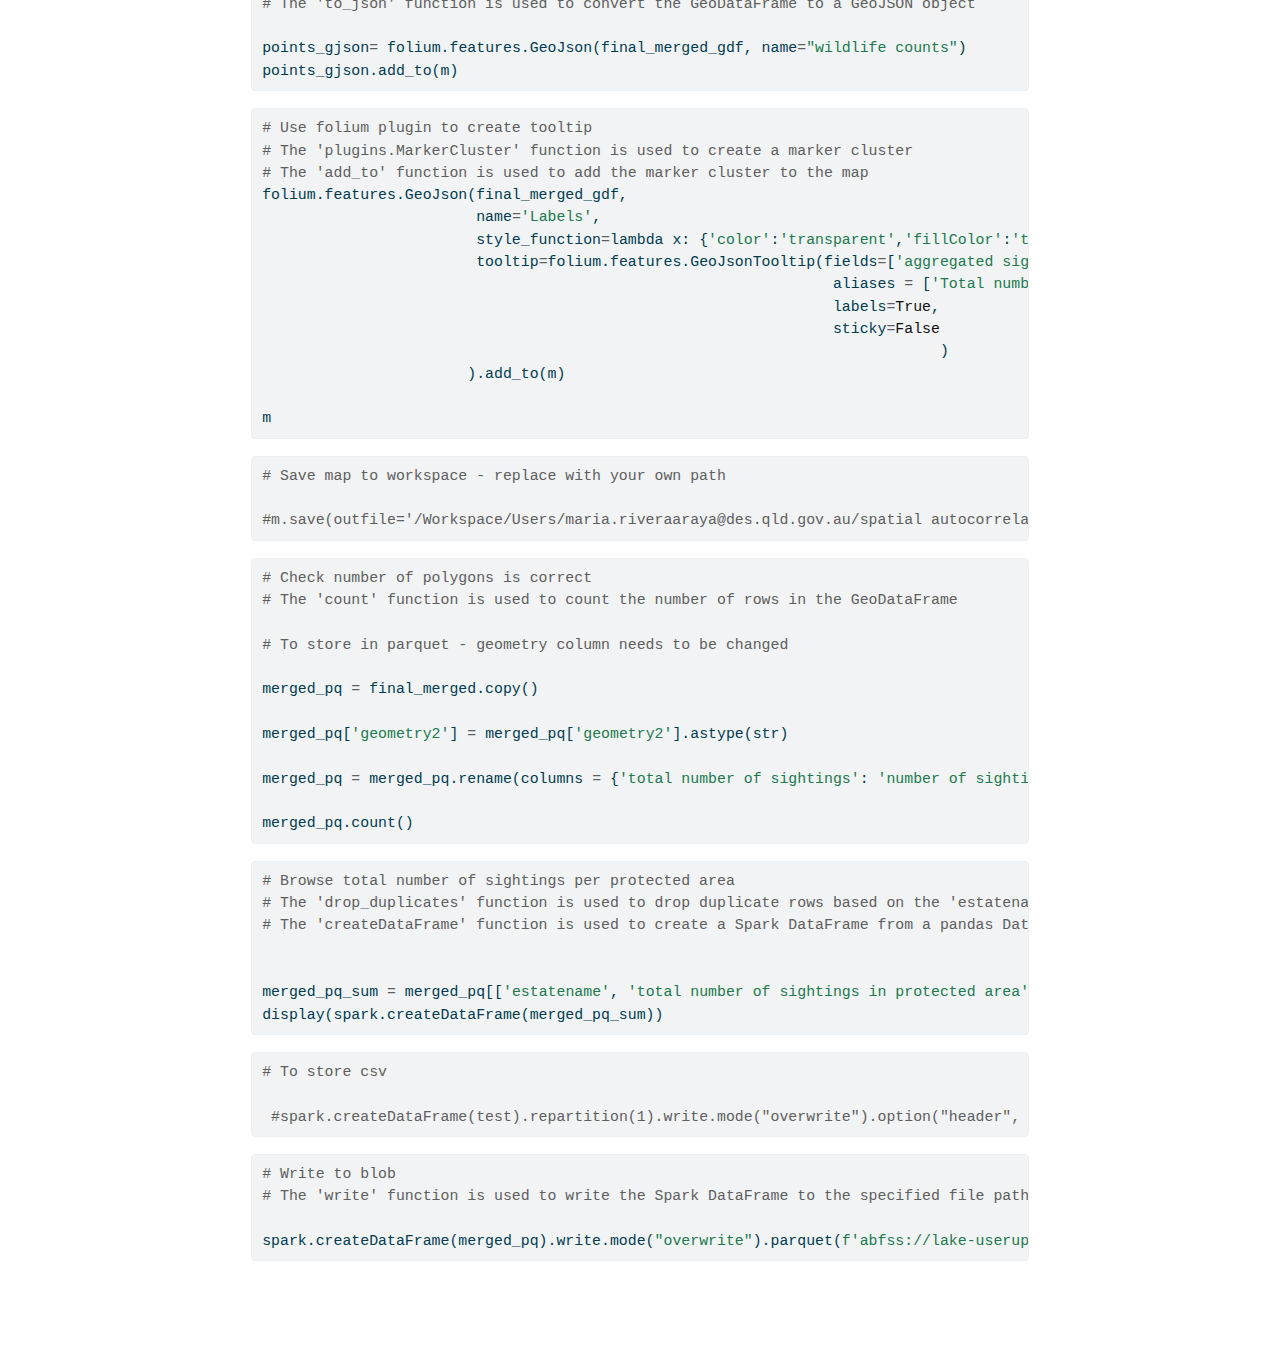
<file: cloud_concepts/QLD Protected areas and wildlife spatial joins and counts.html>
<!DOCTYPE html>
<html xmlns="http://www.w3.org/1999/xhtml" lang="en" xml:lang="en"><head>

<meta charset="utf-8">
<meta name="generator" content="quarto-1.4.549">

<meta name="viewport" content="width=device-width, initial-scale=1.0, user-scalable=yes">


<title>Cloud tools for scientific analyses in the QESD cloud platform - Spatial operations using Azure and the QESD Platform</title>
<style>
code{white-space: pre-wrap;}
span.smallcaps{font-variant: small-caps;}
div.columns{display: flex; gap: min(4vw, 1.5em);}
div.column{flex: auto; overflow-x: auto;}
div.hanging-indent{margin-left: 1.5em; text-indent: -1.5em;}
ul.task-list{list-style: none;}
ul.task-list li input[type="checkbox"] {
  width: 0.8em;
  margin: 0 0.8em 0.2em -1em; /* quarto-specific, see https://github.com/quarto-dev/quarto-cli/issues/4556 */ 
  vertical-align: middle;
}
/* CSS for syntax highlighting */
pre > code.sourceCode { white-space: pre; position: relative; }
pre > code.sourceCode > span { line-height: 1.25; }
pre > code.sourceCode > span:empty { height: 1.2em; }
.sourceCode { overflow: visible; }
code.sourceCode > span { color: inherit; text-decoration: inherit; }
div.sourceCode { margin: 1em 0; }
pre.sourceCode { margin: 0; }
@media screen {
div.sourceCode { overflow: auto; }
}
@media print {
pre > code.sourceCode { white-space: pre-wrap; }
pre > code.sourceCode > span { text-indent: -5em; padding-left: 5em; }
}
pre.numberSource code
  { counter-reset: source-line 0; }
pre.numberSource code > span
  { position: relative; left: -4em; counter-increment: source-line; }
pre.numberSource code > span > a:first-child::before
  { content: counter(source-line);
    position: relative; left: -1em; text-align: right; vertical-align: baseline;
    border: none; display: inline-block;
    -webkit-touch-callout: none; -webkit-user-select: none;
    -khtml-user-select: none; -moz-user-select: none;
    -ms-user-select: none; user-select: none;
    padding: 0 4px; width: 4em;
  }
pre.numberSource { margin-left: 3em;  padding-left: 4px; }
div.sourceCode
  {   }
@media screen {
pre > code.sourceCode > span > a:first-child::before { text-decoration: underline; }
}
</style>


<script src="../site_libs/quarto-nav/quarto-nav.js"></script>
<script src="../site_libs/clipboard/clipboard.min.js"></script>
<script src="../site_libs/quarto-search/autocomplete.umd.js"></script>
<script src="../site_libs/quarto-search/fuse.min.js"></script>
<script src="../site_libs/quarto-search/quarto-search.js"></script>
<meta name="quarto:offset" content="../">
<script src="../site_libs/quarto-html/quarto.js"></script>
<script src="../site_libs/quarto-html/popper.min.js"></script>
<script src="../site_libs/quarto-html/tippy.umd.min.js"></script>
<script src="../site_libs/quarto-html/anchor.min.js"></script>
<link href="../site_libs/quarto-html/tippy.css" rel="stylesheet">
<link href="../site_libs/quarto-html/quarto-syntax-highlighting.css" rel="stylesheet" id="quarto-text-highlighting-styles">
<script src="../site_libs/bootstrap/bootstrap.min.js"></script>
<link href="../site_libs/bootstrap/bootstrap-icons.css" rel="stylesheet">
<link href="../site_libs/bootstrap/bootstrap.min.css" rel="stylesheet" id="quarto-bootstrap" data-mode="light">
<script id="quarto-search-options" type="application/json">{
  "location": "sidebar",
  "copy-button": false,
  "collapse-after": 3,
  "panel-placement": "start",
  "type": "textbox",
  "limit": 50,
  "keyboard-shortcut": [
    "f",
    "/",
    "s"
  ],
  "show-item-context": false,
  "language": {
    "search-no-results-text": "No results",
    "search-matching-documents-text": "matching documents",
    "search-copy-link-title": "Copy link to search",
    "search-hide-matches-text": "Hide additional matches",
    "search-more-match-text": "more match in this document",
    "search-more-matches-text": "more matches in this document",
    "search-clear-button-title": "Clear",
    "search-text-placeholder": "",
    "search-detached-cancel-button-title": "Cancel",
    "search-submit-button-title": "Submit",
    "search-label": "Search"
  }
}</script>


</head>

<body class="nav-sidebar docked">

<div id="quarto-search-results"></div>
  <header id="quarto-header" class="headroom fixed-top">
  <nav class="quarto-secondary-nav">
    <div class="container-fluid d-flex">
      <button type="button" class="quarto-btn-toggle btn" data-bs-toggle="collapse" data-bs-target=".quarto-sidebar-collapse-item" aria-controls="quarto-sidebar" aria-expanded="false" aria-label="Toggle sidebar navigation" onclick="if (window.quartoToggleHeadroom) { window.quartoToggleHeadroom(); }">
        <i class="bi bi-layout-text-sidebar-reverse"></i>
      </button>
        <nav class="quarto-page-breadcrumbs" aria-label="breadcrumb"><ol class="breadcrumb"><li class="breadcrumb-item"><a href="../cloud_concepts/python_blob_storage_sdk.html">Tutorials</a></li><li class="breadcrumb-item"><a href="../cloud_concepts/QLD Protected areas and wildlife spatial joins and counts.html">Spatial operations using Azure and the QESD Platform</a></li></ol></nav>
        <a class="flex-grow-1" role="button" data-bs-toggle="collapse" data-bs-target=".quarto-sidebar-collapse-item" aria-controls="quarto-sidebar" aria-expanded="false" aria-label="Toggle sidebar navigation" onclick="if (window.quartoToggleHeadroom) { window.quartoToggleHeadroom(); }">      
        </a>
      <button type="button" class="btn quarto-search-button" aria-label="" onclick="window.quartoOpenSearch();">
        <i class="bi bi-search"></i>
      </button>
    </div>
  </nav>
</header>
<!-- content -->
<div id="quarto-content" class="quarto-container page-columns page-rows-contents page-layout-article">
<!-- sidebar -->
  <nav id="quarto-sidebar" class="sidebar collapse collapse-horizontal quarto-sidebar-collapse-item sidebar-navigation docked overflow-auto">
    <div class="pt-lg-2 mt-2 text-left sidebar-header">
    <div class="sidebar-title mb-0 py-0">
      <a href="../">Cloud tools for scientific analyses in the QESD cloud platform</a> 
        <div class="sidebar-tools-main">
    <a href="https://github.com/mariariveraaraya/cloud" title="GitHub" class="quarto-navigation-tool px-1" aria-label="GitHub"><i class="bi bi-github"></i></a>
</div>
    </div>
      </div>
        <div class="mt-2 flex-shrink-0 align-items-center">
        <div class="sidebar-search">
        <div id="quarto-search" class="" title="Search"></div>
        </div>
        </div>
    <div class="sidebar-menu-container"> 
    <ul class="list-unstyled mt-1">
        <li class="sidebar-item sidebar-item-section">
      <div class="sidebar-item-container"> 
            <a class="sidebar-item-text sidebar-link text-start" data-bs-toggle="collapse" data-bs-target="#quarto-sidebar-section-1" aria-expanded="true">
 <span class="menu-text">Welcome!</span></a>
          <a class="sidebar-item-toggle text-start" data-bs-toggle="collapse" data-bs-target="#quarto-sidebar-section-1" aria-expanded="true" aria-label="Toggle section">
            <i class="bi bi-chevron-right ms-2"></i>
          </a> 
      </div>
      <ul id="quarto-sidebar-section-1" class="collapse list-unstyled sidebar-section depth1 show">  
          <li class="sidebar-item">
  <div class="sidebar-item-container"> 
  <a href="../index.html" class="sidebar-item-text sidebar-link">
 <span class="menu-text">Cloud tools for scientific analyses in the QESD cloud platform</span></a>
  </div>
</li>
      </ul>
  </li>
        <li class="sidebar-item sidebar-item-section">
      <div class="sidebar-item-container"> 
            <a class="sidebar-item-text sidebar-link text-start" data-bs-toggle="collapse" data-bs-target="#quarto-sidebar-section-2" aria-expanded="true">
 <span class="menu-text">Tutorials</span></a>
          <a class="sidebar-item-toggle text-start" data-bs-toggle="collapse" data-bs-target="#quarto-sidebar-section-2" aria-expanded="true" aria-label="Toggle section">
            <i class="bi bi-chevron-right ms-2"></i>
          </a> 
      </div>
      <ul id="quarto-sidebar-section-2" class="collapse list-unstyled sidebar-section depth1 show">  
          <li class="sidebar-item">
  <div class="sidebar-item-container"> 
  <a href="../cloud_concepts/python_blob_storage_sdk.html" class="sidebar-item-text sidebar-link">
 <span class="menu-text">How to download files from Azure Blob Storage in the QESD Platform using Python in a local IDE</span></a>
  </div>
</li>
          <li class="sidebar-item">
  <div class="sidebar-item-container"> 
  <a href="../cloud_concepts/python_query_synapse_views.html" class="sidebar-item-text sidebar-link">
 <span class="menu-text">Querying Synapse from VS Code using Python</span></a>
  </div>
</li>
          <li class="sidebar-item">
  <div class="sidebar-item-container"> 
  <a href="../cloud_concepts/QLD Protected areas and wildlife spatial joins and counts.html" class="sidebar-item-text sidebar-link active">
 <span class="menu-text">Spatial operations using Azure and the QESD Platform</span></a>
  </div>
</li>
      </ul>
  </li>
    </ul>
    </div>
</nav>
<div id="quarto-sidebar-glass" class="quarto-sidebar-collapse-item" data-bs-toggle="collapse" data-bs-target=".quarto-sidebar-collapse-item"></div>
<!-- margin-sidebar -->
    <div id="quarto-margin-sidebar" class="sidebar margin-sidebar">
        <nav id="TOC" role="doc-toc" class="toc-active">
    <h2 id="toc-title">On this page</h2>
   
  <ul>
  <li><a href="#spatial-operations-using-azure-and-the-qesd-platform" id="toc-spatial-operations-using-azure-and-the-qesd-platform" class="nav-link active" data-scroll-target="#spatial-operations-using-azure-and-the-qesd-platform">Spatial operations using Azure and the QESD Platform</a></li>
  </ul>
</nav>
    </div>
<!-- main -->
<main class="content" id="quarto-document-content">

<header id="title-block-header" class="quarto-title-block default"><nav class="quarto-page-breadcrumbs quarto-title-breadcrumbs d-none d-lg-block" aria-label="breadcrumb"><ol class="breadcrumb"><li class="breadcrumb-item"><a href="../cloud_concepts/python_blob_storage_sdk.html">Tutorials</a></li><li class="breadcrumb-item"><a href="../cloud_concepts/QLD Protected areas and wildlife spatial joins and counts.html">Spatial operations using Azure and the QESD Platform</a></li></ol></nav>
<div class="quarto-title">
<h1 class="title">Spatial operations using Azure and the QESD Platform</h1>
</div>



<div class="quarto-title-meta">

    
  
    
  </div>
  


</header>


<section id="spatial-operations-using-azure-and-the-qesd-platform" class="level2">
<h2 class="anchored" data-anchor-id="spatial-operations-using-azure-and-the-qesd-platform">Spatial operations using Azure and the QESD Platform</h2>
<section id="description" class="level4">
<h4 class="anchored" data-anchor-id="description">Description</h4>
<p>This notebook is part of a proof of concept developed to test the capabilities in the QESD platform to process large geospatial data and replicate workflows from ArcGIS Pro. In particular, this notebook shows how to perform spatial joins and counts using two geospatial datasets.</p>
</section>
<section id="datasets-and-methods" class="level4">
<h4 class="anchored" data-anchor-id="datasets-and-methods">Datasets and methods</h4>
<p>The datasets were manually ingested as there is not a current integration between SIR or Open Data and the QESD platform. The protected areas of Queensland geospatial dataset was downloaded from <a href="https://spatial.information.qld.gov.au/arcgis/rest/services/SIR-QGov/ProtectedAreasTerrestrial/FeatureServer/5">SIR</a> in geojson format and then read with geopandas locally to preserve the geometry. It was then saved as parquet format and uploaded to Blob Storage. Alternatively, the json file can be read directly with geopandas if the file is stored in Databricks Workspace, for example: example = gpd.read_file(‘/Workspace/Users/maria.riveraaraya@des.qld.gov.au/spatial autocorrelation/pa_all.json’). This dataset contains 1926 polygons (~ 7 MB).</p>
<p>The second file is the WildNet wildlife records (until 2023-09-21) sourced from <a href="https://qldspatial.information.qld.gov.au/catalogue/custom/detail.page?fid=%7B40D75ED6-3959-41EB-A5C8-E563FA5B66CA%7D">Open data</a> in gpkg format. The file was read with geopandas locally to preserve the geometry. The geometry column was transformed to string to make it compatible with the expected datatypes in parquet. It was then saved as parquet format and uploaded to blob Storage in the platform. This dataset contains ~2.2 million records (1.4 GB).</p>
</section>
<section id="findings" class="level4">
<h4 class="anchored" data-anchor-id="findings">Findings</h4>
<p>It was possible to replicate the process of joining both datasets and producing total wildlife counts per protected area and per polygon using the Python module geopandas. Further granularity (filter, select) can be achieved based on future requirements. In summary, spatial joins, total wildlife counts in 1926 polygons and 1047 protected areas (from ~1770 to 2023-09-21) including those with multipolygons were performed.</p>
</section>
<section id="prerequisites" class="level4">
<h4 class="anchored" data-anchor-id="prerequisites">Prerequisites</h4>
<ul>
<li>Familiarity with spatial data structures and objects</li>
<li>Familiarity with Databricks</li>
<li>Understanding of Azure Data Lake Storage (ADLS)</li>
<li>Familiarity with Python</li>
<li>Basic understanding of Spark</li>
</ul>
</section>
<section id="setup" class="level4">
<h4 class="anchored" data-anchor-id="setup">Setup</h4>
<ol type="1">
<li>Make sure you have access to a Databricks environment in the QESD platform.</li>
<li>Navigate to sbox-databricks-prd</li>
<li>Navigate to Workspace and open the folder platform_repo/geospatial. This folder contains several examples demonstrating the use of Azure Databricks for different geospatial analysis and operations in vector data, including building choropleth maps, spatial joins, counts and calculation of polygon areas in small and large datasets.</li>
<li>Start a cluster. We recommend ‘singlenode’ as we do not need distributed computing and our datasets are small.</li>
</ol>
<div id="cell-1" class="cell">
<div class="sourceCode cell-code" id="cb1"><pre class="sourceCode python code-with-copy"><code class="sourceCode python"><span id="cb1-1"><a href="#cb1-1" aria-hidden="true" tabindex="-1"></a><span class="co"># Install modules</span></span>
<span id="cb1-2"><a href="#cb1-2" aria-hidden="true" tabindex="-1"></a></span>
<span id="cb1-3"><a href="#cb1-3" aria-hidden="true" tabindex="-1"></a><span class="op">%</span>pip install geopandas<span class="op">==</span><span class="fl">0.14.0</span> <span class="co"># Pandas equivalent to process geospatial data</span></span>
<span id="cb1-4"><a href="#cb1-4" aria-hidden="true" tabindex="-1"></a><span class="op">%</span>pip install folium<span class="op">==</span><span class="fl">0.14.0</span> <span class="co"># To produce interactive maps</span></span></code><button title="Copy to Clipboard" class="code-copy-button"><i class="bi"></i></button></pre></div>
</div>
<div id="cell-2" class="cell">
<div class="sourceCode cell-code" id="cb2"><pre class="sourceCode python code-with-copy"><code class="sourceCode python"><span id="cb2-1"><a href="#cb2-1" aria-hidden="true" tabindex="-1"></a><span class="co"># These libraries are pre-installed in a Databricks 12.2 LTS runtime cluster (except geopandas and folium)</span></span>
<span id="cb2-2"><a href="#cb2-2" aria-hidden="true" tabindex="-1"></a></span>
<span id="cb2-3"><a href="#cb2-3" aria-hidden="true" tabindex="-1"></a><span class="im">import</span> geopandas <span class="im">as</span> gpd <span class="co"># Pandas equivalent to process geospatial data</span></span>
<span id="cb2-4"><a href="#cb2-4" aria-hidden="true" tabindex="-1"></a><span class="im">from</span> shapely.geometry <span class="im">import</span> Polygon, Point <span class="co"># To create geometries </span></span>
<span id="cb2-5"><a href="#cb2-5" aria-hidden="true" tabindex="-1"></a><span class="im">import</span> folium <span class="co"># To produce interactive maps</span></span>
<span id="cb2-6"><a href="#cb2-6" aria-hidden="true" tabindex="-1"></a><span class="im">from</span> json <span class="im">import</span> loads  <span class="co"># To load json files</span></span>
<span id="cb2-7"><a href="#cb2-7" aria-hidden="true" tabindex="-1"></a><span class="im">from</span> shapely <span class="im">import</span> wkt <span class="co"># To convert wkt geometries</span></span>
<span id="cb2-8"><a href="#cb2-8" aria-hidden="true" tabindex="-1"></a><span class="im">import</span> pandas <span class="im">as</span> pd <span class="co"># To process data    </span></span>
<span id="cb2-9"><a href="#cb2-9" aria-hidden="true" tabindex="-1"></a><span class="im">import</span> os <span class="co"># To interact with the operating system</span></span>
<span id="cb2-10"><a href="#cb2-10" aria-hidden="true" tabindex="-1"></a><span class="im">from</span> folium <span class="im">import</span> plugins <span class="co"># To produce interactive maps</span></span></code><button title="Copy to Clipboard" class="code-copy-button"><i class="bi"></i></button></pre></div>
</div>
<div id="cell-3" class="cell">
<div class="sourceCode cell-code" id="cb3"><pre class="sourceCode python code-with-copy"><code class="sourceCode python"><span id="cb3-1"><a href="#cb3-1" aria-hidden="true" tabindex="-1"></a><span class="co"># Import datasets from Azure Data Lake Storage (ADLS)</span></span>
<span id="cb3-2"><a href="#cb3-2" aria-hidden="true" tabindex="-1"></a></span>
<span id="cb3-3"><a href="#cb3-3" aria-hidden="true" tabindex="-1"></a><span class="co"># Get the environment name from the system environment variables</span></span>
<span id="cb3-4"><a href="#cb3-4" aria-hidden="true" tabindex="-1"></a></span>
<span id="cb3-5"><a href="#cb3-5" aria-hidden="true" tabindex="-1"></a></span>
<span id="cb3-6"><a href="#cb3-6" aria-hidden="true" tabindex="-1"></a>env <span class="op">=</span> os.getenv(<span class="st">'tfenvironmentnameshort'</span>)</span>
<span id="cb3-7"><a href="#cb3-7" aria-hidden="true" tabindex="-1"></a></span>
<span id="cb3-8"><a href="#cb3-8" aria-hidden="true" tabindex="-1"></a><span class="co"># Load the 'pa_all_srt.parquet' dataset from ADLS into a Spark DataFrame</span></span>
<span id="cb3-9"><a href="#cb3-9" aria-hidden="true" tabindex="-1"></a><span class="co"># The file path is constructed using the environment name</span></span>
<span id="cb3-10"><a href="#cb3-10" aria-hidden="true" tabindex="-1"></a></span>
<span id="cb3-11"><a href="#cb3-11" aria-hidden="true" tabindex="-1"></a>protected_areas <span class="op">=</span> (</span>
<span id="cb3-12"><a href="#cb3-12" aria-hidden="true" tabindex="-1"></a>  spark.read</span>
<span id="cb3-13"><a href="#cb3-13" aria-hidden="true" tabindex="-1"></a>    .<span class="bu">format</span>(<span class="st">"parquet"</span>)</span>
<span id="cb3-14"><a href="#cb3-14" aria-hidden="true" tabindex="-1"></a>    .load(<span class="ss">f'abfss://lake-userupload@sboxlake</span><span class="sc">{</span>env<span class="sc">}</span><span class="ss">.dfs.core.windows.net/geospatial_test/pa_all_srt.parquet'</span>)</span>
<span id="cb3-15"><a href="#cb3-15" aria-hidden="true" tabindex="-1"></a>)</span>
<span id="cb3-16"><a href="#cb3-16" aria-hidden="true" tabindex="-1"></a></span>
<span id="cb3-17"><a href="#cb3-17" aria-hidden="true" tabindex="-1"></a><span class="co"># Load the 'wildnet_pp_str.parquet' dataset from ADLS into a Spark DataFrame</span></span>
<span id="cb3-18"><a href="#cb3-18" aria-hidden="true" tabindex="-1"></a><span class="co"># The file path is constructed using the environment name</span></span>
<span id="cb3-19"><a href="#cb3-19" aria-hidden="true" tabindex="-1"></a><span class="co"># The 'header' option is set to 'true' which means the first row of the dataset is considered as the header</span></span>
<span id="cb3-20"><a href="#cb3-20" aria-hidden="true" tabindex="-1"></a></span>
<span id="cb3-21"><a href="#cb3-21" aria-hidden="true" tabindex="-1"></a>wild <span class="op">=</span> (</span>
<span id="cb3-22"><a href="#cb3-22" aria-hidden="true" tabindex="-1"></a>  spark.read</span>
<span id="cb3-23"><a href="#cb3-23" aria-hidden="true" tabindex="-1"></a>    .option(<span class="st">"header"</span>, <span class="st">"true"</span>)</span>
<span id="cb3-24"><a href="#cb3-24" aria-hidden="true" tabindex="-1"></a>    .<span class="bu">format</span>(<span class="st">"parquet"</span>)</span>
<span id="cb3-25"><a href="#cb3-25" aria-hidden="true" tabindex="-1"></a>    .load(<span class="ss">f'abfss://lake-userupload@sboxlake</span><span class="sc">{</span>env<span class="sc">}</span><span class="ss">.dfs.core.windows.net/geospatial_test/wildnet_pp_str.parquet'</span>)</span>
<span id="cb3-26"><a href="#cb3-26" aria-hidden="true" tabindex="-1"></a>)</span></code><button title="Copy to Clipboard" class="code-copy-button"><i class="bi"></i></button></pre></div>
</div>
<div id="cell-4" class="cell">
<div class="sourceCode cell-code" id="cb4"><pre class="sourceCode python code-with-copy"><code class="sourceCode python"><span id="cb4-1"><a href="#cb4-1" aria-hidden="true" tabindex="-1"></a><span class="co"># Convert Spark DataFrames to pandas DataFrames </span></span>
<span id="cb4-2"><a href="#cb4-2" aria-hidden="true" tabindex="-1"></a><span class="co"># This is necessary to convert the geometries from wkt to shapely geometries</span></span>
<span id="cb4-3"><a href="#cb4-3" aria-hidden="true" tabindex="-1"></a></span>
<span id="cb4-4"><a href="#cb4-4" aria-hidden="true" tabindex="-1"></a>pa_pd <span class="op">=</span> protected_areas.toPandas()</span>
<span id="cb4-5"><a href="#cb4-5" aria-hidden="true" tabindex="-1"></a>wild_pd <span class="op">=</span> wild.toPandas()</span>
<span id="cb4-6"><a href="#cb4-6" aria-hidden="true" tabindex="-1"></a></span>
<span id="cb4-7"><a href="#cb4-7" aria-hidden="true" tabindex="-1"></a><span class="co"># Convert pandas DataFrames to GeoPandas DataFrames</span></span>
<span id="cb4-8"><a href="#cb4-8" aria-hidden="true" tabindex="-1"></a><span class="co"># This is necessary to perform spatial operations</span></span>
<span id="cb4-9"><a href="#cb4-9" aria-hidden="true" tabindex="-1"></a></span>
<span id="cb4-10"><a href="#cb4-10" aria-hidden="true" tabindex="-1"></a>pa_gdf <span class="op">=</span> gpd.GeoDataFrame(pa_pd)</span>
<span id="cb4-11"><a href="#cb4-11" aria-hidden="true" tabindex="-1"></a>wild_gpd <span class="op">=</span> gpd.GeoDataFrame(wild_pd)</span></code><button title="Copy to Clipboard" class="code-copy-button"><i class="bi"></i></button></pre></div>
</div>
<div id="cell-5" class="cell">
<div class="sourceCode cell-code" id="cb5"><pre class="sourceCode python code-with-copy"><code class="sourceCode python"><span id="cb5-1"><a href="#cb5-1" aria-hidden="true" tabindex="-1"></a><span class="co"># Define geometries</span></span>
<span id="cb5-2"><a href="#cb5-2" aria-hidden="true" tabindex="-1"></a></span>
<span id="cb5-3"><a href="#cb5-3" aria-hidden="true" tabindex="-1"></a><span class="co"># The 'geometry' column in the original data is a string</span></span>
<span id="cb5-4"><a href="#cb5-4" aria-hidden="true" tabindex="-1"></a><span class="co"># We need to convert this string representation of geometry into a Shapely geometry object</span></span>
<span id="cb5-5"><a href="#cb5-5" aria-hidden="true" tabindex="-1"></a><span class="co"># The 'from_wkt' function from GeoPandas is used for this conversion</span></span>
<span id="cb5-6"><a href="#cb5-6" aria-hidden="true" tabindex="-1"></a></span>
<span id="cb5-7"><a href="#cb5-7" aria-hidden="true" tabindex="-1"></a>pa_gdf[<span class="st">'geometry2'</span>] <span class="op">=</span> gpd.GeoSeries.from_wkt(pa_gdf[<span class="st">'geometry'</span>])</span>
<span id="cb5-8"><a href="#cb5-8" aria-hidden="true" tabindex="-1"></a></span>
<span id="cb5-9"><a href="#cb5-9" aria-hidden="true" tabindex="-1"></a><span class="co"># Now, we initialize a new GeoDataFrame using the updated 'geometry2' column as the geometry</span></span>
<span id="cb5-10"><a href="#cb5-10" aria-hidden="true" tabindex="-1"></a><span class="co"># Note: 'geometry' is the default geometry column name in GeoPandas</span></span>
<span id="cb5-11"><a href="#cb5-11" aria-hidden="true" tabindex="-1"></a>pa_gdf <span class="op">=</span> gpd.GeoDataFrame(pa_gdf).set_geometry(<span class="st">"geometry2"</span>)</span>
<span id="cb5-12"><a href="#cb5-12" aria-hidden="true" tabindex="-1"></a></span>
<span id="cb5-13"><a href="#cb5-13" aria-hidden="true" tabindex="-1"></a><span class="co"># replace string geometry representations with shapely geometries</span></span>
<span id="cb5-14"><a href="#cb5-14" aria-hidden="true" tabindex="-1"></a>wild_gpd[<span class="st">'geometry2'</span>] <span class="op">=</span> gpd.GeoSeries.from_wkt(wild_gpd[<span class="st">'geometry'</span>])</span>
<span id="cb5-15"><a href="#cb5-15" aria-hidden="true" tabindex="-1"></a></span>
<span id="cb5-16"><a href="#cb5-16" aria-hidden="true" tabindex="-1"></a><span class="co"># We repeat the same steps for the 'wild' dataset</span></span>
<span id="cb5-17"><a href="#cb5-17" aria-hidden="true" tabindex="-1"></a></span>
<span id="cb5-18"><a href="#cb5-18" aria-hidden="true" tabindex="-1"></a>wild_gpd<span class="op">=</span> gpd.GeoDataFrame(wild_gpd).set_geometry(<span class="st">"geometry2"</span>)</span></code><button title="Copy to Clipboard" class="code-copy-button"><i class="bi"></i></button></pre></div>
</div>
<div id="cell-6" class="cell">
<div class="sourceCode cell-code" id="cb6"><pre class="sourceCode python code-with-copy"><code class="sourceCode python"><span id="cb6-1"><a href="#cb6-1" aria-hidden="true" tabindex="-1"></a><span class="co"># Perform spatial join on right to retain all records from observation points</span></span>
<span id="cb6-2"><a href="#cb6-2" aria-hidden="true" tabindex="-1"></a><span class="co"># The 'contains' operation is used to find all protected areas that contain the observation points</span></span>
<span id="cb6-3"><a href="#cb6-3" aria-hidden="true" tabindex="-1"></a></span>
<span id="cb6-4"><a href="#cb6-4" aria-hidden="true" tabindex="-1"></a>joined_inner <span class="op">=</span> gpd.sjoin(pa_gdf, wild_gpd, how<span class="op">=</span><span class="st">'right'</span>, op<span class="op">=</span><span class="st">'contains'</span>)</span></code><button title="Copy to Clipboard" class="code-copy-button"><i class="bi"></i></button></pre></div>
</div>
<div id="cell-7" class="cell">
<div class="sourceCode cell-code" id="cb7"><pre class="sourceCode python code-with-copy"><code class="sourceCode python"><span id="cb7-1"><a href="#cb7-1" aria-hidden="true" tabindex="-1"></a><span class="co"># Count by protected area and polygon</span></span>
<span id="cb7-2"><a href="#cb7-2" aria-hidden="true" tabindex="-1"></a><span class="co"># The 'groupby' function is used to group the data by protected area and polygon</span></span>
<span id="cb7-3"><a href="#cb7-3" aria-hidden="true" tabindex="-1"></a></span>
<span id="cb7-4"><a href="#cb7-4" aria-hidden="true" tabindex="-1"></a>point_count <span class="op">=</span> joined_inner.groupby([<span class="st">'geometry_left'</span>, <span class="st">'estatename'</span>]).size().reset_index(name<span class="op">=</span><span class="st">'total number of sightings'</span>)</span></code><button title="Copy to Clipboard" class="code-copy-button"><i class="bi"></i></button></pre></div>
</div>
<div id="cell-8" class="cell">
<div class="sourceCode cell-code" id="cb8"><pre class="sourceCode python code-with-copy"><code class="sourceCode python"><span id="cb8-1"><a href="#cb8-1" aria-hidden="true" tabindex="-1"></a><span class="co"># Rejoin with protected areas</span></span>
<span id="cb8-2"><a href="#cb8-2" aria-hidden="true" tabindex="-1"></a><span class="co"># The 'merge' function is used to join the 'point_count' and 'pa_gdf' GeoDataFrames</span></span>
<span id="cb8-3"><a href="#cb8-3" aria-hidden="true" tabindex="-1"></a>merged_counts_pa <span class="op">=</span> point_count.merge(pa_gdf, left_on <span class="op">=</span> [<span class="st">'geometry_left'</span>], right_on<span class="op">=</span> [<span class="st">'geometry'</span>], how <span class="op">=</span> <span class="st">'outer'</span>)</span>
<span id="cb8-4"><a href="#cb8-4" aria-hidden="true" tabindex="-1"></a></span>
<span id="cb8-5"><a href="#cb8-5" aria-hidden="true" tabindex="-1"></a><span class="co"># Convert to dataframe</span></span>
<span id="cb8-6"><a href="#cb8-6" aria-hidden="true" tabindex="-1"></a><span class="co"># The 'set_geometry' function is used to set the 'geometry2' column as the geometry column</span></span>
<span id="cb8-7"><a href="#cb8-7" aria-hidden="true" tabindex="-1"></a>merged_gdf <span class="op">=</span> gpd.GeoDataFrame(merged_counts_pa).set_geometry(<span class="st">'geometry2'</span>)</span></code><button title="Copy to Clipboard" class="code-copy-button"><i class="bi"></i></button></pre></div>
</div>
<div id="cell-9" class="cell">
<div class="sourceCode cell-code" id="cb9"><pre class="sourceCode python code-with-copy"><code class="sourceCode python"><span id="cb9-1"><a href="#cb9-1" aria-hidden="true" tabindex="-1"></a><span class="co"># Calculate total number of sightings per protected area</span></span>
<span id="cb9-2"><a href="#cb9-2" aria-hidden="true" tabindex="-1"></a><span class="co"># The 'groupby' function is used to group the data by protected area</span></span>
<span id="cb9-3"><a href="#cb9-3" aria-hidden="true" tabindex="-1"></a><span class="co"># The 'aggregate' function is used to calculate the sum of the 'total number of sightings' column</span></span>
<span id="cb9-4"><a href="#cb9-4" aria-hidden="true" tabindex="-1"></a><span class="co"># The 'rename' function is used to rename the 'total number of sightings' column to 'aggregated sightings'</span></span>
<span id="cb9-5"><a href="#cb9-5" aria-hidden="true" tabindex="-1"></a></span>
<span id="cb9-6"><a href="#cb9-6" aria-hidden="true" tabindex="-1"></a>aggregation_functions <span class="op">=</span> {<span class="st">'total number of sightings'</span>: <span class="st">'sum'</span>}</span>
<span id="cb9-7"><a href="#cb9-7" aria-hidden="true" tabindex="-1"></a>merged_agg <span class="op">=</span> merged_gdf.groupby(merged_gdf[<span class="st">'estatename_y'</span>]).aggregate(aggregation_functions)</span>
<span id="cb9-8"><a href="#cb9-8" aria-hidden="true" tabindex="-1"></a>merged_agg <span class="op">=</span> merged_agg.rename(columns<span class="op">=</span>{<span class="st">"total number of sightings"</span>: <span class="st">"aggregated sightings"</span>})</span></code><button title="Copy to Clipboard" class="code-copy-button"><i class="bi"></i></button></pre></div>
</div>
<div id="cell-10" class="cell">
<div class="sourceCode cell-code" id="cb10"><pre class="sourceCode python code-with-copy"><code class="sourceCode python"><span id="cb10-1"><a href="#cb10-1" aria-hidden="true" tabindex="-1"></a><span class="co"># Set correct indexes to join aggregations with previous dataframe</span></span>
<span id="cb10-2"><a href="#cb10-2" aria-hidden="true" tabindex="-1"></a><span class="co"># The 'set_index' function is used to set the 'estatename_y' column as the index</span></span>
<span id="cb10-3"><a href="#cb10-3" aria-hidden="true" tabindex="-1"></a><span class="co"># The 'join' function is used to join the 'merged_gdf_index' and 'merged_agg' GeoDataFrames</span></span>
<span id="cb10-4"><a href="#cb10-4" aria-hidden="true" tabindex="-1"></a><span class="co"># The 'reset_index' function is used to reset the index of the GeoDataFrame</span></span>
<span id="cb10-5"><a href="#cb10-5" aria-hidden="true" tabindex="-1"></a></span>
<span id="cb10-6"><a href="#cb10-6" aria-hidden="true" tabindex="-1"></a>merged_gdf_index <span class="op">=</span> merged_gdf.set_index(<span class="st">'estatename_y'</span>)</span>
<span id="cb10-7"><a href="#cb10-7" aria-hidden="true" tabindex="-1"></a>merged <span class="op">=</span> merged_gdf_index.join(merged_agg).reset_index()</span></code><button title="Copy to Clipboard" class="code-copy-button"><i class="bi"></i></button></pre></div>
</div>
<div id="cell-11" class="cell">
<div class="sourceCode cell-code" id="cb11"><pre class="sourceCode python code-with-copy"><code class="sourceCode python"><span id="cb11-1"><a href="#cb11-1" aria-hidden="true" tabindex="-1"></a><span class="co"># Merge resulting dataframe with raw protected areas to include polygons with zero sightings</span></span>
<span id="cb11-2"><a href="#cb11-2" aria-hidden="true" tabindex="-1"></a><span class="co"># The 'merge' function is used to join the 'merged' and 'pa_gdf' GeoDataFrames</span></span>
<span id="cb11-3"><a href="#cb11-3" aria-hidden="true" tabindex="-1"></a><span class="co"># The 'left_on' and 'right_on' parameters are used to specify the join columns</span></span>
<span id="cb11-4"><a href="#cb11-4" aria-hidden="true" tabindex="-1"></a></span>
<span id="cb11-5"><a href="#cb11-5" aria-hidden="true" tabindex="-1"></a>final_merged <span class="op">=</span> merged.merge(pa_gdf, left_on<span class="op">=</span> <span class="st">'geometry2'</span>, right_on<span class="op">=</span> <span class="st">'geometry2'</span>, how <span class="op">=</span> <span class="st">'outer'</span>)</span>
<span id="cb11-6"><a href="#cb11-6" aria-hidden="true" tabindex="-1"></a></span>
<span id="cb11-7"><a href="#cb11-7" aria-hidden="true" tabindex="-1"></a><span class="co"># Include polygons with zero sighthings. Set zero in the polygon count as they show as NAs and replace NA's in aggregated sightings in those polygons with the value already calculated.</span></span>
<span id="cb11-8"><a href="#cb11-8" aria-hidden="true" tabindex="-1"></a><span class="co"># The 'fillna' function is used to replace all NaN values with 0</span></span>
<span id="cb11-9"><a href="#cb11-9" aria-hidden="true" tabindex="-1"></a><span class="co"># The 'groupby' function is used to group the data by protected area</span></span>
<span id="cb11-10"><a href="#cb11-10" aria-hidden="true" tabindex="-1"></a><span class="co"># The 'apply' function is used to apply a lambda function to the 'aggregated sightings' column</span></span>
<span id="cb11-11"><a href="#cb11-11" aria-hidden="true" tabindex="-1"></a><span class="co"># The lambda function is used to replace all NaN values with the maximum value in the 'aggregated sightings' column</span></span>
<span id="cb11-12"><a href="#cb11-12" aria-hidden="true" tabindex="-1"></a></span>
<span id="cb11-13"><a href="#cb11-13" aria-hidden="true" tabindex="-1"></a>final_merged[<span class="st">'total number of sightings'</span>] <span class="op">=</span> final_merged[<span class="st">'total number of sightings'</span>].fillna(<span class="dv">0</span>)</span>
<span id="cb11-14"><a href="#cb11-14" aria-hidden="true" tabindex="-1"></a>final_merged[<span class="st">'aggregated sightings'</span>] <span class="op">=</span> final_merged.groupby(<span class="st">'estatename'</span>)[<span class="st">'aggregated sightings'</span>].<span class="bu">apply</span>(<span class="kw">lambda</span> x: x.fillna(x.<span class="bu">max</span>()))</span>
<span id="cb11-15"><a href="#cb11-15" aria-hidden="true" tabindex="-1"></a>final_merged[<span class="st">'aggregated sightings'</span>] <span class="op">=</span> final_merged[<span class="st">'aggregated sightings'</span>].fillna(<span class="dv">0</span>)</span>
<span id="cb11-16"><a href="#cb11-16" aria-hidden="true" tabindex="-1"></a>final_merged <span class="op">=</span> final_merged.drop([<span class="st">'estatename_x'</span>, <span class="st">'geometry_x'</span>, <span class="st">'geometry_y'</span>, <span class="st">'geometry_left'</span>, <span class="st">'estatename_y'</span>], axis<span class="op">=</span><span class="dv">1</span>)</span></code><button title="Copy to Clipboard" class="code-copy-button"><i class="bi"></i></button></pre></div>
</div>
<div id="cell-12" class="cell">
<div class="sourceCode cell-code" id="cb12"><pre class="sourceCode python code-with-copy"><code class="sourceCode python"><span id="cb12-1"><a href="#cb12-1" aria-hidden="true" tabindex="-1"></a><span class="co"># Test with three protected areas to compare with ArcGIS Pro</span></span>
<span id="cb12-2"><a href="#cb12-2" aria-hidden="true" tabindex="-1"></a><span class="co"># The 'loc' function is used to select the rows where the 'estatename' column is equal to 'Great Sandy National Park', 'Minerva Hills National Park', or 'Tinana Creek Conservation Park'</span></span>
<span id="cb12-3"><a href="#cb12-3" aria-hidden="true" tabindex="-1"></a></span>
<span id="cb12-4"><a href="#cb12-4" aria-hidden="true" tabindex="-1"></a>filtered_df <span class="op">=</span> final_merged.loc[(final_merged[<span class="st">'estatename'</span>] <span class="op">==</span> <span class="st">'Great Sandy National Park'</span>) <span class="op">|</span> (final_merged[<span class="st">'estatename'</span>] <span class="op">==</span> <span class="st">'Minerva Hills National Park'</span>) <span class="op">|</span> (final_merged[<span class="st">'estatename'</span>] <span class="op">==</span> <span class="st">'Tinana Creek Conservation Park'</span>)]</span>
<span id="cb12-5"><a href="#cb12-5" aria-hidden="true" tabindex="-1"></a></span>
<span id="cb12-6"><a href="#cb12-6" aria-hidden="true" tabindex="-1"></a>filtered_df</span></code><button title="Copy to Clipboard" class="code-copy-button"><i class="bi"></i></button></pre></div>
</div>
<div id="cell-13" class="cell">
<div class="sourceCode cell-code" id="cb13"><pre class="sourceCode python code-with-copy"><code class="sourceCode python"><span id="cb13-1"><a href="#cb13-1" aria-hidden="true" tabindex="-1"></a><span class="co"># Use folium to create a map. Only three protected areas are included for demonstration</span></span>
<span id="cb13-2"><a href="#cb13-2" aria-hidden="true" tabindex="-1"></a><span class="co"># The 'Map' function is used to create a map</span></span>
<span id="cb13-3"><a href="#cb13-3" aria-hidden="true" tabindex="-1"></a><span class="co"># The 'location' parameter is used to specify the center of the map</span></span>
<span id="cb13-4"><a href="#cb13-4" aria-hidden="true" tabindex="-1"></a><span class="co"># The 'zoom_start' parameter is used to specify the zoom level of the map</span></span>
<span id="cb13-5"><a href="#cb13-5" aria-hidden="true" tabindex="-1"></a></span>
<span id="cb13-6"><a href="#cb13-6" aria-hidden="true" tabindex="-1"></a>m <span class="op">=</span> folium.Map(location <span class="op">=</span> [<span class="op">-</span><span class="fl">24.0807</span>, <span class="fl">148.0641</span>], zoom_start <span class="op">=</span> <span class="dv">6</span>)</span>
<span id="cb13-7"><a href="#cb13-7" aria-hidden="true" tabindex="-1"></a></span>
<span id="cb13-8"><a href="#cb13-8" aria-hidden="true" tabindex="-1"></a></span>
<span id="cb13-9"><a href="#cb13-9" aria-hidden="true" tabindex="-1"></a><span class="co"># Use subset of main dataframe to build map</span></span>
<span id="cb13-10"><a href="#cb13-10" aria-hidden="true" tabindex="-1"></a></span>
<span id="cb13-11"><a href="#cb13-11" aria-hidden="true" tabindex="-1"></a>final_merged_gdf <span class="op">=</span> gpd.GeoDataFrame(filtered_df.set_geometry(<span class="st">'geometry2'</span>)) </span>
<span id="cb13-12"><a href="#cb13-12" aria-hidden="true" tabindex="-1"></a>final_merged_gdf <span class="op">=</span> final_merged_gdf.set_crs(<span class="st">'EPSG:4283'</span>)</span>
<span id="cb13-13"><a href="#cb13-13" aria-hidden="true" tabindex="-1"></a></span>
<span id="cb13-14"><a href="#cb13-14" aria-hidden="true" tabindex="-1"></a></span>
<span id="cb13-15"><a href="#cb13-15" aria-hidden="true" tabindex="-1"></a><span class="co"># Convert to geojson so plugin from folium can be used</span></span>
<span id="cb13-16"><a href="#cb13-16" aria-hidden="true" tabindex="-1"></a><span class="co"># The 'to_json' function is used to convert the GeoDataFrame to a GeoJSON object</span></span>
<span id="cb13-17"><a href="#cb13-17" aria-hidden="true" tabindex="-1"></a></span>
<span id="cb13-18"><a href="#cb13-18" aria-hidden="true" tabindex="-1"></a>points_gjson<span class="op">=</span> folium.features.GeoJson(final_merged_gdf, name<span class="op">=</span><span class="st">"wildlife counts"</span>)</span>
<span id="cb13-19"><a href="#cb13-19" aria-hidden="true" tabindex="-1"></a>points_gjson.add_to(m)</span></code><button title="Copy to Clipboard" class="code-copy-button"><i class="bi"></i></button></pre></div>
</div>
<div id="cell-14" class="cell">
<div class="sourceCode cell-code" id="cb14"><pre class="sourceCode python code-with-copy"><code class="sourceCode python"><span id="cb14-1"><a href="#cb14-1" aria-hidden="true" tabindex="-1"></a><span class="co"># Use folium plugin to create tooltip</span></span>
<span id="cb14-2"><a href="#cb14-2" aria-hidden="true" tabindex="-1"></a><span class="co"># The 'plugins.MarkerCluster' function is used to create a marker cluster</span></span>
<span id="cb14-3"><a href="#cb14-3" aria-hidden="true" tabindex="-1"></a><span class="co"># The 'add_to' function is used to add the marker cluster to the map</span></span>
<span id="cb14-4"><a href="#cb14-4" aria-hidden="true" tabindex="-1"></a>folium.features.GeoJson(final_merged_gdf,  </span>
<span id="cb14-5"><a href="#cb14-5" aria-hidden="true" tabindex="-1"></a>                        name<span class="op">=</span><span class="st">'Labels'</span>,</span>
<span id="cb14-6"><a href="#cb14-6" aria-hidden="true" tabindex="-1"></a>                        style_function<span class="op">=</span><span class="kw">lambda</span> x: {<span class="st">'color'</span>:<span class="st">'transparent'</span>,<span class="st">'fillColor'</span>:<span class="st">'transparent'</span>,<span class="st">'weight'</span>:<span class="dv">0</span>},</span>
<span id="cb14-7"><a href="#cb14-7" aria-hidden="true" tabindex="-1"></a>                        tooltip<span class="op">=</span>folium.features.GeoJsonTooltip(fields<span class="op">=</span>[<span class="st">'aggregated sightings'</span>, <span class="st">'estatename'</span>, <span class="st">'total number of sightings'</span>], </span>
<span id="cb14-8"><a href="#cb14-8" aria-hidden="true" tabindex="-1"></a>                                                                aliases <span class="op">=</span> [<span class="st">'Total number of sightings in protected area'</span>, <span class="st">'Protected area'</span>, <span class="st">'Number of sightings in polygon'</span>],</span>
<span id="cb14-9"><a href="#cb14-9" aria-hidden="true" tabindex="-1"></a>                                                                labels<span class="op">=</span><span class="va">True</span>,</span>
<span id="cb14-10"><a href="#cb14-10" aria-hidden="true" tabindex="-1"></a>                                                                sticky<span class="op">=</span><span class="va">False</span></span>
<span id="cb14-11"><a href="#cb14-11" aria-hidden="true" tabindex="-1"></a>                                                                            )</span>
<span id="cb14-12"><a href="#cb14-12" aria-hidden="true" tabindex="-1"></a>                       ).add_to(m)</span>
<span id="cb14-13"><a href="#cb14-13" aria-hidden="true" tabindex="-1"></a></span>
<span id="cb14-14"><a href="#cb14-14" aria-hidden="true" tabindex="-1"></a>m</span></code><button title="Copy to Clipboard" class="code-copy-button"><i class="bi"></i></button></pre></div>
</div>
<div id="cell-15" class="cell">
<div class="sourceCode cell-code" id="cb15"><pre class="sourceCode python code-with-copy"><code class="sourceCode python"><span id="cb15-1"><a href="#cb15-1" aria-hidden="true" tabindex="-1"></a><span class="co"># Save map to workspace - replace with your own path</span></span>
<span id="cb15-2"><a href="#cb15-2" aria-hidden="true" tabindex="-1"></a></span>
<span id="cb15-3"><a href="#cb15-3" aria-hidden="true" tabindex="-1"></a><span class="co">#m.save(outfile='/Workspace/Users/maria.riveraaraya@des.qld.gov.au/spatial autocorrelation/sandy_minerva_tinana.html')</span></span></code><button title="Copy to Clipboard" class="code-copy-button"><i class="bi"></i></button></pre></div>
</div>
<div id="cell-16" class="cell">
<div class="sourceCode cell-code" id="cb16"><pre class="sourceCode python code-with-copy"><code class="sourceCode python"><span id="cb16-1"><a href="#cb16-1" aria-hidden="true" tabindex="-1"></a><span class="co"># Check number of polygons is correct</span></span>
<span id="cb16-2"><a href="#cb16-2" aria-hidden="true" tabindex="-1"></a><span class="co"># The 'count' function is used to count the number of rows in the GeoDataFrame</span></span>
<span id="cb16-3"><a href="#cb16-3" aria-hidden="true" tabindex="-1"></a></span>
<span id="cb16-4"><a href="#cb16-4" aria-hidden="true" tabindex="-1"></a><span class="co"># To store in parquet - geometry column needs to be changed</span></span>
<span id="cb16-5"><a href="#cb16-5" aria-hidden="true" tabindex="-1"></a></span>
<span id="cb16-6"><a href="#cb16-6" aria-hidden="true" tabindex="-1"></a>merged_pq <span class="op">=</span> final_merged.copy()</span>
<span id="cb16-7"><a href="#cb16-7" aria-hidden="true" tabindex="-1"></a></span>
<span id="cb16-8"><a href="#cb16-8" aria-hidden="true" tabindex="-1"></a>merged_pq[<span class="st">'geometry2'</span>] <span class="op">=</span> merged_pq[<span class="st">'geometry2'</span>].astype(<span class="bu">str</span>)</span>
<span id="cb16-9"><a href="#cb16-9" aria-hidden="true" tabindex="-1"></a></span>
<span id="cb16-10"><a href="#cb16-10" aria-hidden="true" tabindex="-1"></a>merged_pq <span class="op">=</span> merged_pq.rename(columns <span class="op">=</span> {<span class="st">'total number of sightings'</span>: <span class="st">'number of sightings in polygon'</span>, <span class="st">'aggregated sightings'</span>:<span class="st">'total number of sightings in protected area'</span>, <span class="st">'geometry2'</span>: <span class="st">'geometry'</span>})</span>
<span id="cb16-11"><a href="#cb16-11" aria-hidden="true" tabindex="-1"></a></span>
<span id="cb16-12"><a href="#cb16-12" aria-hidden="true" tabindex="-1"></a>merged_pq.count()</span></code><button title="Copy to Clipboard" class="code-copy-button"><i class="bi"></i></button></pre></div>
</div>
<div id="cell-17" class="cell">
<div class="sourceCode cell-code" id="cb17"><pre class="sourceCode python code-with-copy"><code class="sourceCode python"><span id="cb17-1"><a href="#cb17-1" aria-hidden="true" tabindex="-1"></a><span class="co"># Browse total number of sightings per protected area</span></span>
<span id="cb17-2"><a href="#cb17-2" aria-hidden="true" tabindex="-1"></a><span class="co"># The 'drop_duplicates' function is used to drop duplicate rows based on the 'estatename' and 'total number of sightings in protected area' columns</span></span>
<span id="cb17-3"><a href="#cb17-3" aria-hidden="true" tabindex="-1"></a><span class="co"># The 'createDataFrame' function is used to create a Spark DataFrame from a pandas DataFrame</span></span>
<span id="cb17-4"><a href="#cb17-4" aria-hidden="true" tabindex="-1"></a></span>
<span id="cb17-5"><a href="#cb17-5" aria-hidden="true" tabindex="-1"></a></span>
<span id="cb17-6"><a href="#cb17-6" aria-hidden="true" tabindex="-1"></a>merged_pq_sum <span class="op">=</span> merged_pq[[<span class="st">'estatename'</span>, <span class="st">'total number of sightings in protected area'</span>]].drop_duplicates()</span>
<span id="cb17-7"><a href="#cb17-7" aria-hidden="true" tabindex="-1"></a>display(spark.createDataFrame(merged_pq_sum))</span></code><button title="Copy to Clipboard" class="code-copy-button"><i class="bi"></i></button></pre></div>
</div>
<div id="cell-18" class="cell">
<div class="sourceCode cell-code" id="cb18"><pre class="sourceCode python code-with-copy"><code class="sourceCode python"><span id="cb18-1"><a href="#cb18-1" aria-hidden="true" tabindex="-1"></a><span class="co"># To store csv</span></span>
<span id="cb18-2"><a href="#cb18-2" aria-hidden="true" tabindex="-1"></a>  </span>
<span id="cb18-3"><a href="#cb18-3" aria-hidden="true" tabindex="-1"></a> <span class="co">#spark.createDataFrame(test).repartition(1).write.mode("overwrite").option("header", "true").csv(f'abfss://lake-userupload@sboxlake{env}.dfs.core.windows.net/geospatial/sandy_minerva_test.csv')</span></span></code><button title="Copy to Clipboard" class="code-copy-button"><i class="bi"></i></button></pre></div>
</div>
<div id="cell-19" class="cell">
<div class="sourceCode cell-code" id="cb19"><pre class="sourceCode python code-with-copy"><code class="sourceCode python"><span id="cb19-1"><a href="#cb19-1" aria-hidden="true" tabindex="-1"></a><span class="co"># Write to blob </span></span>
<span id="cb19-2"><a href="#cb19-2" aria-hidden="true" tabindex="-1"></a><span class="co"># The 'write' function is used to write the Spark DataFrame to the specified file path</span></span>
<span id="cb19-3"><a href="#cb19-3" aria-hidden="true" tabindex="-1"></a></span>
<span id="cb19-4"><a href="#cb19-4" aria-hidden="true" tabindex="-1"></a>spark.createDataFrame(merged_pq).write.mode(<span class="st">"overwrite"</span>).parquet(<span class="ss">f'abfss://lake-userupload@sboxlake</span><span class="sc">{</span>env<span class="sc">}</span><span class="ss">.dfs.core.windows.net/geospatial_test/pr_areas_counts.parquet'</span>)</span></code><button title="Copy to Clipboard" class="code-copy-button"><i class="bi"></i></button></pre></div>
</div>


</section>
</section>

</main> <!-- /main -->
<script id="quarto-html-after-body" type="application/javascript">
window.document.addEventListener("DOMContentLoaded", function (event) {
  const toggleBodyColorMode = (bsSheetEl) => {
    const mode = bsSheetEl.getAttribute("data-mode");
    const bodyEl = window.document.querySelector("body");
    if (mode === "dark") {
      bodyEl.classList.add("quarto-dark");
      bodyEl.classList.remove("quarto-light");
    } else {
      bodyEl.classList.add("quarto-light");
      bodyEl.classList.remove("quarto-dark");
    }
  }
  const toggleBodyColorPrimary = () => {
    const bsSheetEl = window.document.querySelector("link#quarto-bootstrap");
    if (bsSheetEl) {
      toggleBodyColorMode(bsSheetEl);
    }
  }
  toggleBodyColorPrimary();  
  const icon = "";
  const anchorJS = new window.AnchorJS();
  anchorJS.options = {
    placement: 'right',
    icon: icon
  };
  anchorJS.add('.anchored');
  const isCodeAnnotation = (el) => {
    for (const clz of el.classList) {
      if (clz.startsWith('code-annotation-')) {                     
        return true;
      }
    }
    return false;
  }
  const clipboard = new window.ClipboardJS('.code-copy-button', {
    text: function(trigger) {
      const codeEl = trigger.previousElementSibling.cloneNode(true);
      for (const childEl of codeEl.children) {
        if (isCodeAnnotation(childEl)) {
          childEl.remove();
        }
      }
      return codeEl.innerText;
    }
  });
  clipboard.on('success', function(e) {
    // button target
    const button = e.trigger;
    // don't keep focus
    button.blur();
    // flash "checked"
    button.classList.add('code-copy-button-checked');
    var currentTitle = button.getAttribute("title");
    button.setAttribute("title", "Copied!");
    let tooltip;
    if (window.bootstrap) {
      button.setAttribute("data-bs-toggle", "tooltip");
      button.setAttribute("data-bs-placement", "left");
      button.setAttribute("data-bs-title", "Copied!");
      tooltip = new bootstrap.Tooltip(button, 
        { trigger: "manual", 
          customClass: "code-copy-button-tooltip",
          offset: [0, -8]});
      tooltip.show();    
    }
    setTimeout(function() {
      if (tooltip) {
        tooltip.hide();
        button.removeAttribute("data-bs-title");
        button.removeAttribute("data-bs-toggle");
        button.removeAttribute("data-bs-placement");
      }
      button.setAttribute("title", currentTitle);
      button.classList.remove('code-copy-button-checked');
    }, 1000);
    // clear code selection
    e.clearSelection();
  });
  function tippyHover(el, contentFn, onTriggerFn, onUntriggerFn) {
    const config = {
      allowHTML: true,
      maxWidth: 500,
      delay: 100,
      arrow: false,
      appendTo: function(el) {
          return el.parentElement;
      },
      interactive: true,
      interactiveBorder: 10,
      theme: 'quarto',
      placement: 'bottom-start',
    };
    if (contentFn) {
      config.content = contentFn;
    }
    if (onTriggerFn) {
      config.onTrigger = onTriggerFn;
    }
    if (onUntriggerFn) {
      config.onUntrigger = onUntriggerFn;
    }
    window.tippy(el, config); 
  }
  const noterefs = window.document.querySelectorAll('a[role="doc-noteref"]');
  for (var i=0; i<noterefs.length; i++) {
    const ref = noterefs[i];
    tippyHover(ref, function() {
      // use id or data attribute instead here
      let href = ref.getAttribute('data-footnote-href') || ref.getAttribute('href');
      try { href = new URL(href).hash; } catch {}
      const id = href.replace(/^#\/?/, "");
      const note = window.document.getElementById(id);
      return note.innerHTML;
    });
  }
  const xrefs = window.document.querySelectorAll('a.quarto-xref');
  const processXRef = (id, note) => {
    // Strip column container classes
    const stripColumnClz = (el) => {
      el.classList.remove("page-full", "page-columns");
      if (el.children) {
        for (const child of el.children) {
          stripColumnClz(child);
        }
      }
    }
    stripColumnClz(note)
    if (id === null || id.startsWith('sec-')) {
      // Special case sections, only their first couple elements
      const container = document.createElement("div");
      if (note.children && note.children.length > 2) {
        container.appendChild(note.children[0].cloneNode(true));
        for (let i = 1; i < note.children.length; i++) {
          const child = note.children[i];
          if (child.tagName === "P" && child.innerText === "") {
            continue;
          } else {
            container.appendChild(child.cloneNode(true));
            break;
          }
        }
        if (window.Quarto?.typesetMath) {
          window.Quarto.typesetMath(container);
        }
        return container.innerHTML
      } else {
        if (window.Quarto?.typesetMath) {
          window.Quarto.typesetMath(note);
        }
        return note.innerHTML;
      }
    } else {
      // Remove any anchor links if they are present
      const anchorLink = note.querySelector('a.anchorjs-link');
      if (anchorLink) {
        anchorLink.remove();
      }
      if (window.Quarto?.typesetMath) {
        window.Quarto.typesetMath(note);
      }
      // TODO in 1.5, we should make sure this works without a callout special case
      if (note.classList.contains("callout")) {
        return note.outerHTML;
      } else {
        return note.innerHTML;
      }
    }
  }
  for (var i=0; i<xrefs.length; i++) {
    const xref = xrefs[i];
    tippyHover(xref, undefined, function(instance) {
      instance.disable();
      let url = xref.getAttribute('href');
      let hash = undefined; 
      if (url.startsWith('#')) {
        hash = url;
      } else {
        try { hash = new URL(url).hash; } catch {}
      }
      if (hash) {
        const id = hash.replace(/^#\/?/, "");
        const note = window.document.getElementById(id);
        if (note !== null) {
          try {
            const html = processXRef(id, note.cloneNode(true));
            instance.setContent(html);
          } finally {
            instance.enable();
            instance.show();
          }
        } else {
          // See if we can fetch this
          fetch(url.split('#')[0])
          .then(res => res.text())
          .then(html => {
            const parser = new DOMParser();
            const htmlDoc = parser.parseFromString(html, "text/html");
            const note = htmlDoc.getElementById(id);
            if (note !== null) {
              const html = processXRef(id, note);
              instance.setContent(html);
            } 
          }).finally(() => {
            instance.enable();
            instance.show();
          });
        }
      } else {
        // See if we can fetch a full url (with no hash to target)
        // This is a special case and we should probably do some content thinning / targeting
        fetch(url)
        .then(res => res.text())
        .then(html => {
          const parser = new DOMParser();
          const htmlDoc = parser.parseFromString(html, "text/html");
          const note = htmlDoc.querySelector('main.content');
          if (note !== null) {
            // This should only happen for chapter cross references
            // (since there is no id in the URL)
            // remove the first header
            if (note.children.length > 0 && note.children[0].tagName === "HEADER") {
              note.children[0].remove();
            }
            const html = processXRef(null, note);
            instance.setContent(html);
          } 
        }).finally(() => {
          instance.enable();
          instance.show();
        });
      }
    }, function(instance) {
    });
  }
      let selectedAnnoteEl;
      const selectorForAnnotation = ( cell, annotation) => {
        let cellAttr = 'data-code-cell="' + cell + '"';
        let lineAttr = 'data-code-annotation="' +  annotation + '"';
        const selector = 'span[' + cellAttr + '][' + lineAttr + ']';
        return selector;
      }
      const selectCodeLines = (annoteEl) => {
        const doc = window.document;
        const targetCell = annoteEl.getAttribute("data-target-cell");
        const targetAnnotation = annoteEl.getAttribute("data-target-annotation");
        const annoteSpan = window.document.querySelector(selectorForAnnotation(targetCell, targetAnnotation));
        const lines = annoteSpan.getAttribute("data-code-lines").split(",");
        const lineIds = lines.map((line) => {
          return targetCell + "-" + line;
        })
        let top = null;
        let height = null;
        let parent = null;
        if (lineIds.length > 0) {
            //compute the position of the single el (top and bottom and make a div)
            const el = window.document.getElementById(lineIds[0]);
            top = el.offsetTop;
            height = el.offsetHeight;
            parent = el.parentElement.parentElement;
          if (lineIds.length > 1) {
            const lastEl = window.document.getElementById(lineIds[lineIds.length - 1]);
            const bottom = lastEl.offsetTop + lastEl.offsetHeight;
            height = bottom - top;
          }
          if (top !== null && height !== null && parent !== null) {
            // cook up a div (if necessary) and position it 
            let div = window.document.getElementById("code-annotation-line-highlight");
            if (div === null) {
              div = window.document.createElement("div");
              div.setAttribute("id", "code-annotation-line-highlight");
              div.style.position = 'absolute';
              parent.appendChild(div);
            }
            div.style.top = top - 2 + "px";
            div.style.height = height + 4 + "px";
            div.style.left = 0;
            let gutterDiv = window.document.getElementById("code-annotation-line-highlight-gutter");
            if (gutterDiv === null) {
              gutterDiv = window.document.createElement("div");
              gutterDiv.setAttribute("id", "code-annotation-line-highlight-gutter");
              gutterDiv.style.position = 'absolute';
              const codeCell = window.document.getElementById(targetCell);
              const gutter = codeCell.querySelector('.code-annotation-gutter');
              gutter.appendChild(gutterDiv);
            }
            gutterDiv.style.top = top - 2 + "px";
            gutterDiv.style.height = height + 4 + "px";
          }
          selectedAnnoteEl = annoteEl;
        }
      };
      const unselectCodeLines = () => {
        const elementsIds = ["code-annotation-line-highlight", "code-annotation-line-highlight-gutter"];
        elementsIds.forEach((elId) => {
          const div = window.document.getElementById(elId);
          if (div) {
            div.remove();
          }
        });
        selectedAnnoteEl = undefined;
      };
        // Handle positioning of the toggle
    window.addEventListener(
      "resize",
      throttle(() => {
        elRect = undefined;
        if (selectedAnnoteEl) {
          selectCodeLines(selectedAnnoteEl);
        }
      }, 10)
    );
    function throttle(fn, ms) {
    let throttle = false;
    let timer;
      return (...args) => {
        if(!throttle) { // first call gets through
            fn.apply(this, args);
            throttle = true;
        } else { // all the others get throttled
            if(timer) clearTimeout(timer); // cancel #2
            timer = setTimeout(() => {
              fn.apply(this, args);
              timer = throttle = false;
            }, ms);
        }
      };
    }
      // Attach click handler to the DT
      const annoteDls = window.document.querySelectorAll('dt[data-target-cell]');
      for (const annoteDlNode of annoteDls) {
        annoteDlNode.addEventListener('click', (event) => {
          const clickedEl = event.target;
          if (clickedEl !== selectedAnnoteEl) {
            unselectCodeLines();
            const activeEl = window.document.querySelector('dt[data-target-cell].code-annotation-active');
            if (activeEl) {
              activeEl.classList.remove('code-annotation-active');
            }
            selectCodeLines(clickedEl);
            clickedEl.classList.add('code-annotation-active');
          } else {
            // Unselect the line
            unselectCodeLines();
            clickedEl.classList.remove('code-annotation-active');
          }
        });
      }
  const findCites = (el) => {
    const parentEl = el.parentElement;
    if (parentEl) {
      const cites = parentEl.dataset.cites;
      if (cites) {
        return {
          el,
          cites: cites.split(' ')
        };
      } else {
        return findCites(el.parentElement)
      }
    } else {
      return undefined;
    }
  };
  var bibliorefs = window.document.querySelectorAll('a[role="doc-biblioref"]');
  for (var i=0; i<bibliorefs.length; i++) {
    const ref = bibliorefs[i];
    const citeInfo = findCites(ref);
    if (citeInfo) {
      tippyHover(citeInfo.el, function() {
        var popup = window.document.createElement('div');
        citeInfo.cites.forEach(function(cite) {
          var citeDiv = window.document.createElement('div');
          citeDiv.classList.add('hanging-indent');
          citeDiv.classList.add('csl-entry');
          var biblioDiv = window.document.getElementById('ref-' + cite);
          if (biblioDiv) {
            citeDiv.innerHTML = biblioDiv.innerHTML;
          }
          popup.appendChild(citeDiv);
        });
        return popup.innerHTML;
      });
    }
  }
});
</script>
</div> <!-- /content -->




</body></html>
</file>
<file: site_libs/quarto-html/tippy.css>
.tippy-box[data-animation=fade][data-state=hidden]{opacity:0}[data-tippy-root]{max-width:calc(100vw - 10px)}.tippy-box{position:relative;background-color:#333;color:#fff;border-radius:4px;font-size:14px;line-height:1.4;white-space:normal;outline:0;transition-property:transform,visibility,opacity}.tippy-box[data-placement^=top]>.tippy-arrow{bottom:0}.tippy-box[data-placement^=top]>.tippy-arrow:before{bottom:-7px;left:0;border-width:8px 8px 0;border-top-color:initial;transform-origin:center top}.tippy-box[data-placement^=bottom]>.tippy-arrow{top:0}.tippy-box[data-placement^=bottom]>.tippy-arrow:before{top:-7px;left:0;border-width:0 8px 8px;border-bottom-color:initial;transform-origin:center bottom}.tippy-box[data-placement^=left]>.tippy-arrow{right:0}.tippy-box[data-placement^=left]>.tippy-arrow:before{border-width:8px 0 8px 8px;border-left-color:initial;right:-7px;transform-origin:center left}.tippy-box[data-placement^=right]>.tippy-arrow{left:0}.tippy-box[data-placement^=right]>.tippy-arrow:before{left:-7px;border-width:8px 8px 8px 0;border-right-color:initial;transform-origin:center right}.tippy-box[data-inertia][data-state=visible]{transition-timing-function:cubic-bezier(.54,1.5,.38,1.11)}.tippy-arrow{width:16px;height:16px;color:#333}.tippy-arrow:before{content:"";position:absolute;border-color:transparent;border-style:solid}.tippy-content{position:relative;padding:5px 9px;z-index:1}
</file>
<file: site_libs/quarto-html/quarto-syntax-highlighting.css>
/* quarto syntax highlight colors */
:root {
  --quarto-hl-ot-color: #003B4F;
  --quarto-hl-at-color: #657422;
  --quarto-hl-ss-color: #20794D;
  --quarto-hl-an-color: #5E5E5E;
  --quarto-hl-fu-color: #4758AB;
  --quarto-hl-st-color: #20794D;
  --quarto-hl-cf-color: #003B4F;
  --quarto-hl-op-color: #5E5E5E;
  --quarto-hl-er-color: #AD0000;
  --quarto-hl-bn-color: #AD0000;
  --quarto-hl-al-color: #AD0000;
  --quarto-hl-va-color: #111111;
  --quarto-hl-bu-color: inherit;
  --quarto-hl-ex-color: inherit;
  --quarto-hl-pp-color: #AD0000;
  --quarto-hl-in-color: #5E5E5E;
  --quarto-hl-vs-color: #20794D;
  --quarto-hl-wa-color: #5E5E5E;
  --quarto-hl-do-color: #5E5E5E;
  --quarto-hl-im-color: #00769E;
  --quarto-hl-ch-color: #20794D;
  --quarto-hl-dt-color: #AD0000;
  --quarto-hl-fl-color: #AD0000;
  --quarto-hl-co-color: #5E5E5E;
  --quarto-hl-cv-color: #5E5E5E;
  --quarto-hl-cn-color: #8f5902;
  --quarto-hl-sc-color: #5E5E5E;
  --quarto-hl-dv-color: #AD0000;
  --quarto-hl-kw-color: #003B4F;
}

/* other quarto variables */
:root {
  --quarto-font-monospace: SFMono-Regular, Menlo, Monaco, Consolas, "Liberation Mono", "Courier New", monospace;
}

pre > code.sourceCode > span {
  color: #003B4F;
}

code span {
  color: #003B4F;
}

code.sourceCode > span {
  color: #003B4F;
}

div.sourceCode,
div.sourceCode pre.sourceCode {
  color: #003B4F;
}

code span.ot {
  color: #003B4F;
  font-style: inherit;
}

code span.at {
  color: #657422;
  font-style: inherit;
}

code span.ss {
  color: #20794D;
  font-style: inherit;
}

code span.an {
  color: #5E5E5E;
  font-style: inherit;
}

code span.fu {
  color: #4758AB;
  font-style: inherit;
}

code span.st {
  color: #20794D;
  font-style: inherit;
}

code span.cf {
  color: #003B4F;
  font-style: inherit;
}

code span.op {
  color: #5E5E5E;
  font-style: inherit;
}

code span.er {
  color: #AD0000;
  font-style: inherit;
}

code span.bn {
  color: #AD0000;
  font-style: inherit;
}

code span.al {
  color: #AD0000;
  font-style: inherit;
}

code span.va {
  color: #111111;
  font-style: inherit;
}

code span.bu {
  font-style: inherit;
}

code span.ex {
  font-style: inherit;
}

code span.pp {
  color: #AD0000;
  font-style: inherit;
}

code span.in {
  color: #5E5E5E;
  font-style: inherit;
}

code span.vs {
  color: #20794D;
  font-style: inherit;
}

code span.wa {
  color: #5E5E5E;
  font-style: italic;
}

code span.do {
  color: #5E5E5E;
  font-style: italic;
}

code span.im {
  color: #00769E;
  font-style: inherit;
}

code span.ch {
  color: #20794D;
  font-style: inherit;
}

code span.dt {
  color: #AD0000;
  font-style: inherit;
}

code span.fl {
  color: #AD0000;
  font-style: inherit;
}

code span.co {
  color: #5E5E5E;
  font-style: inherit;
}

code span.cv {
  color: #5E5E5E;
  font-style: italic;
}

code span.cn {
  color: #8f5902;
  font-style: inherit;
}

code span.sc {
  color: #5E5E5E;
  font-style: inherit;
}

code span.dv {
  color: #AD0000;
  font-style: inherit;
}

code span.kw {
  color: #003B4F;
  font-style: inherit;
}

.prevent-inlining {
  content: "</";
}

/*# sourceMappingURL=debc5d5d77c3f9108843748ff7464032.css.map */
</file>
